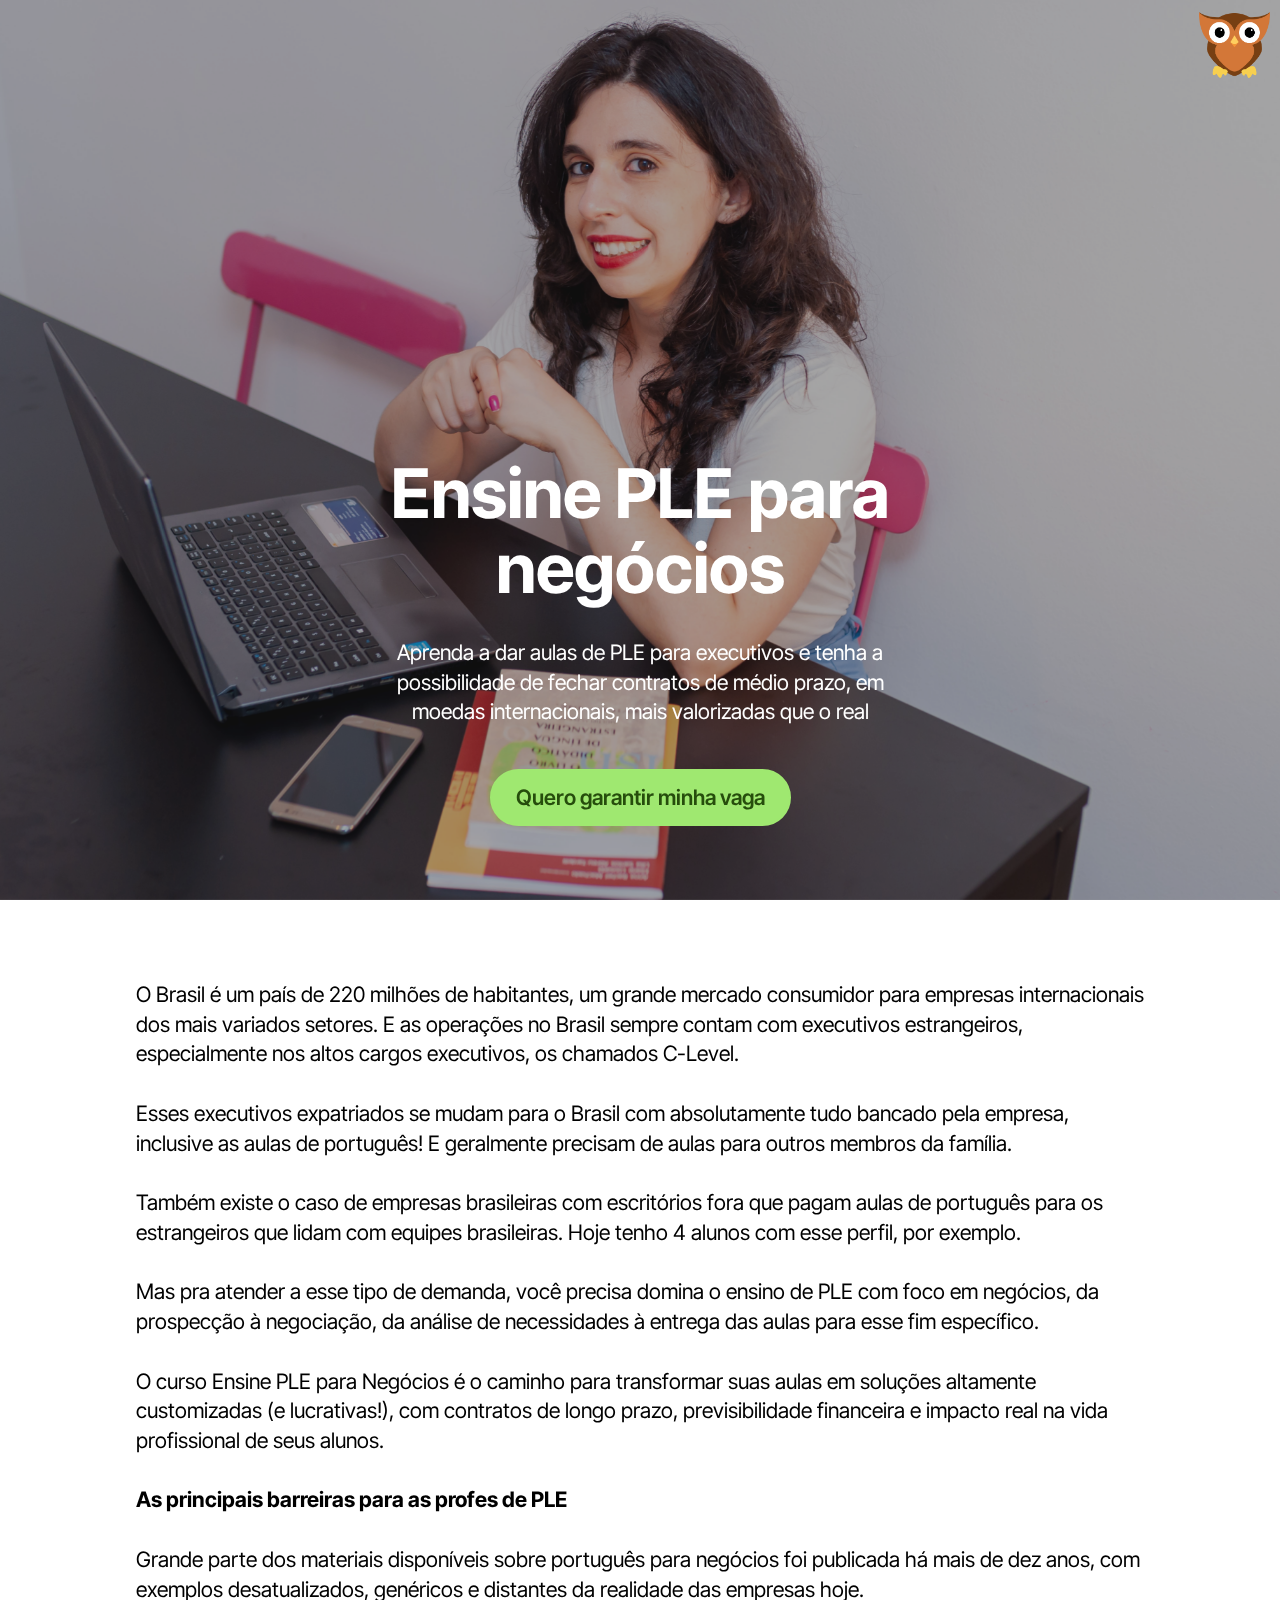
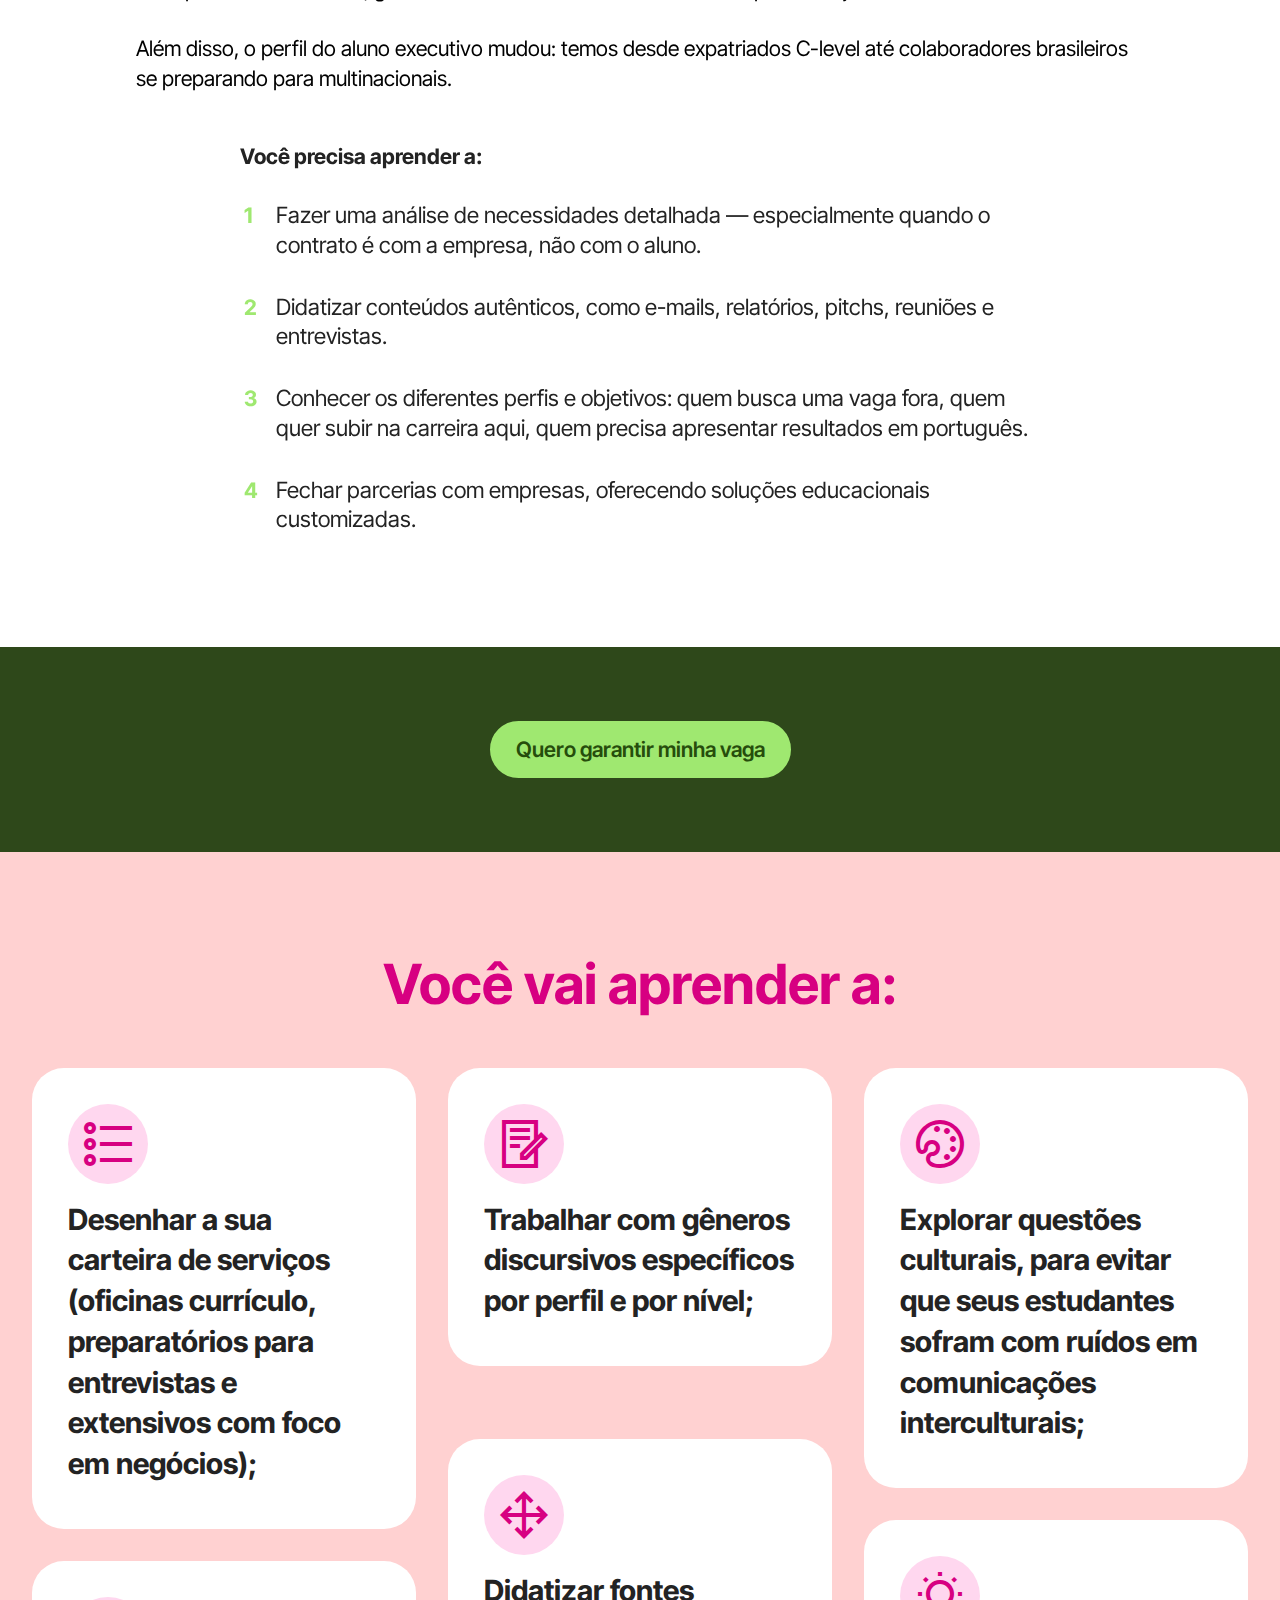
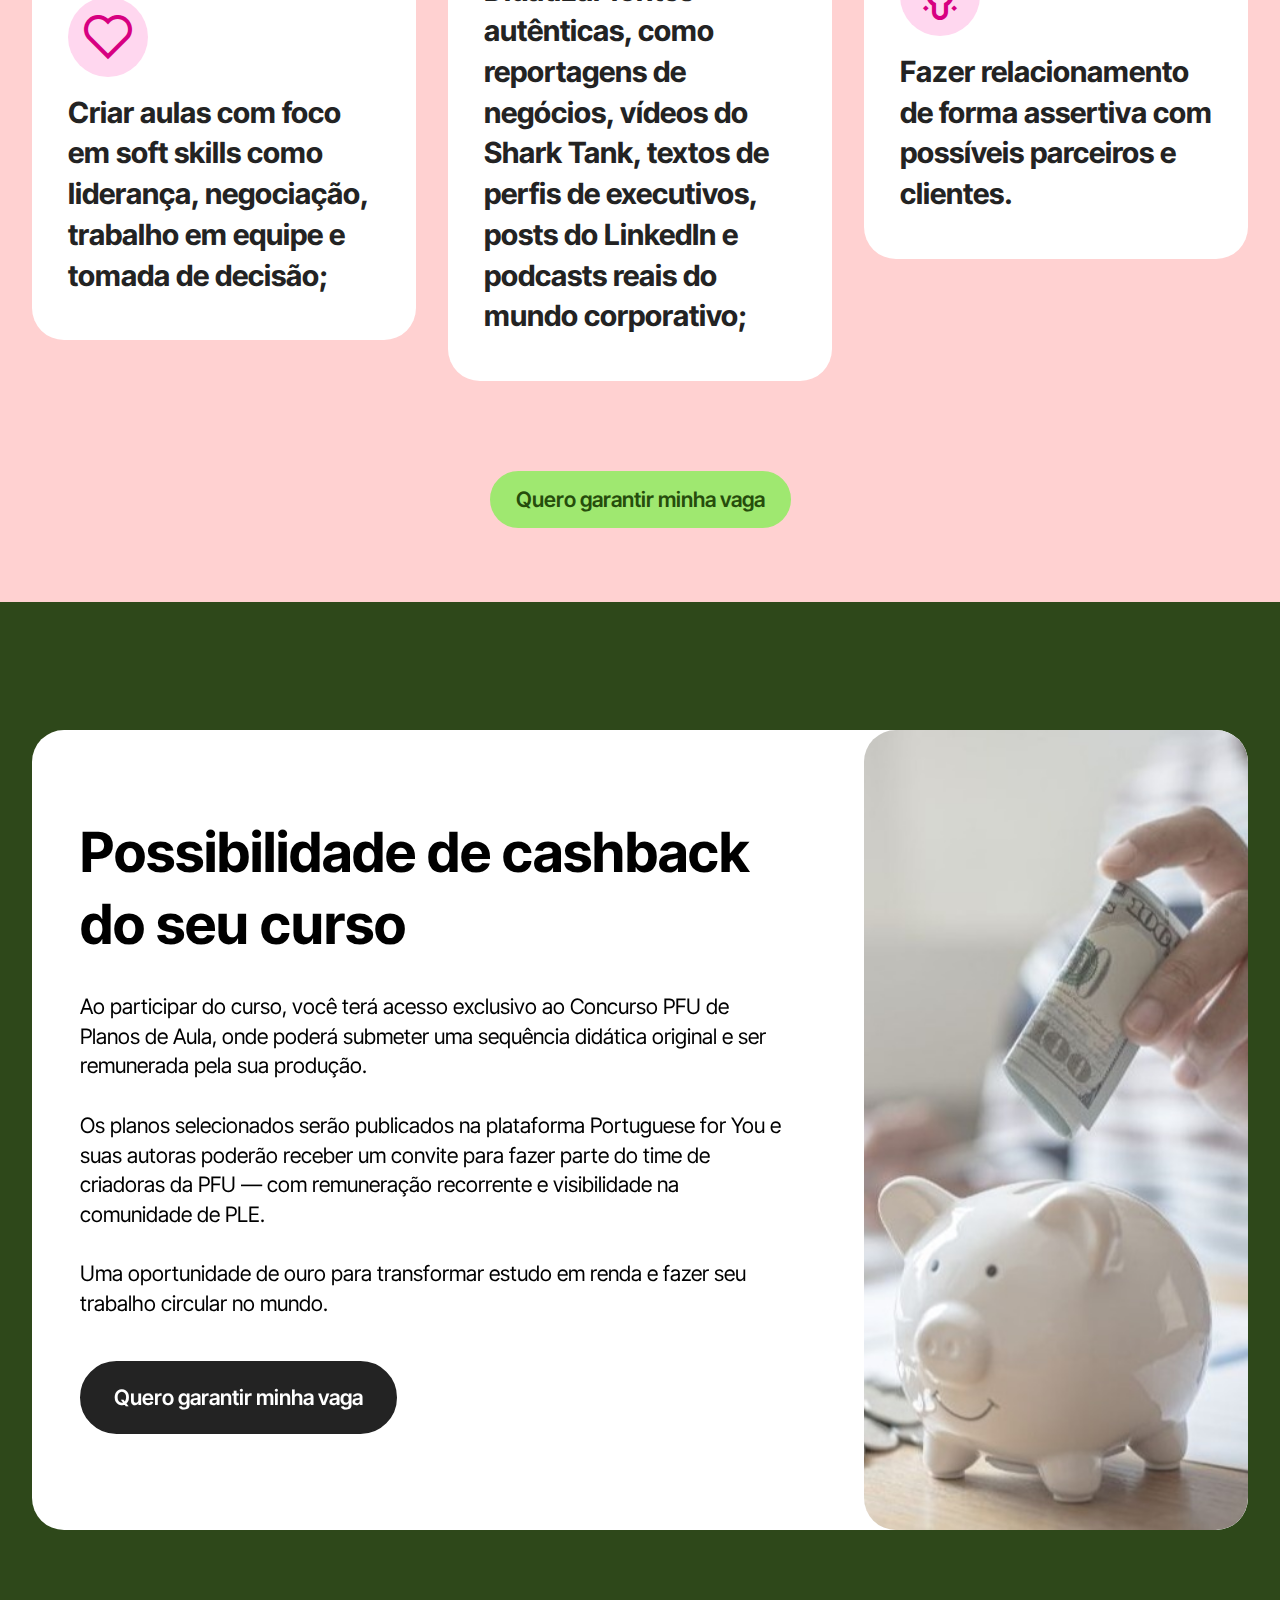
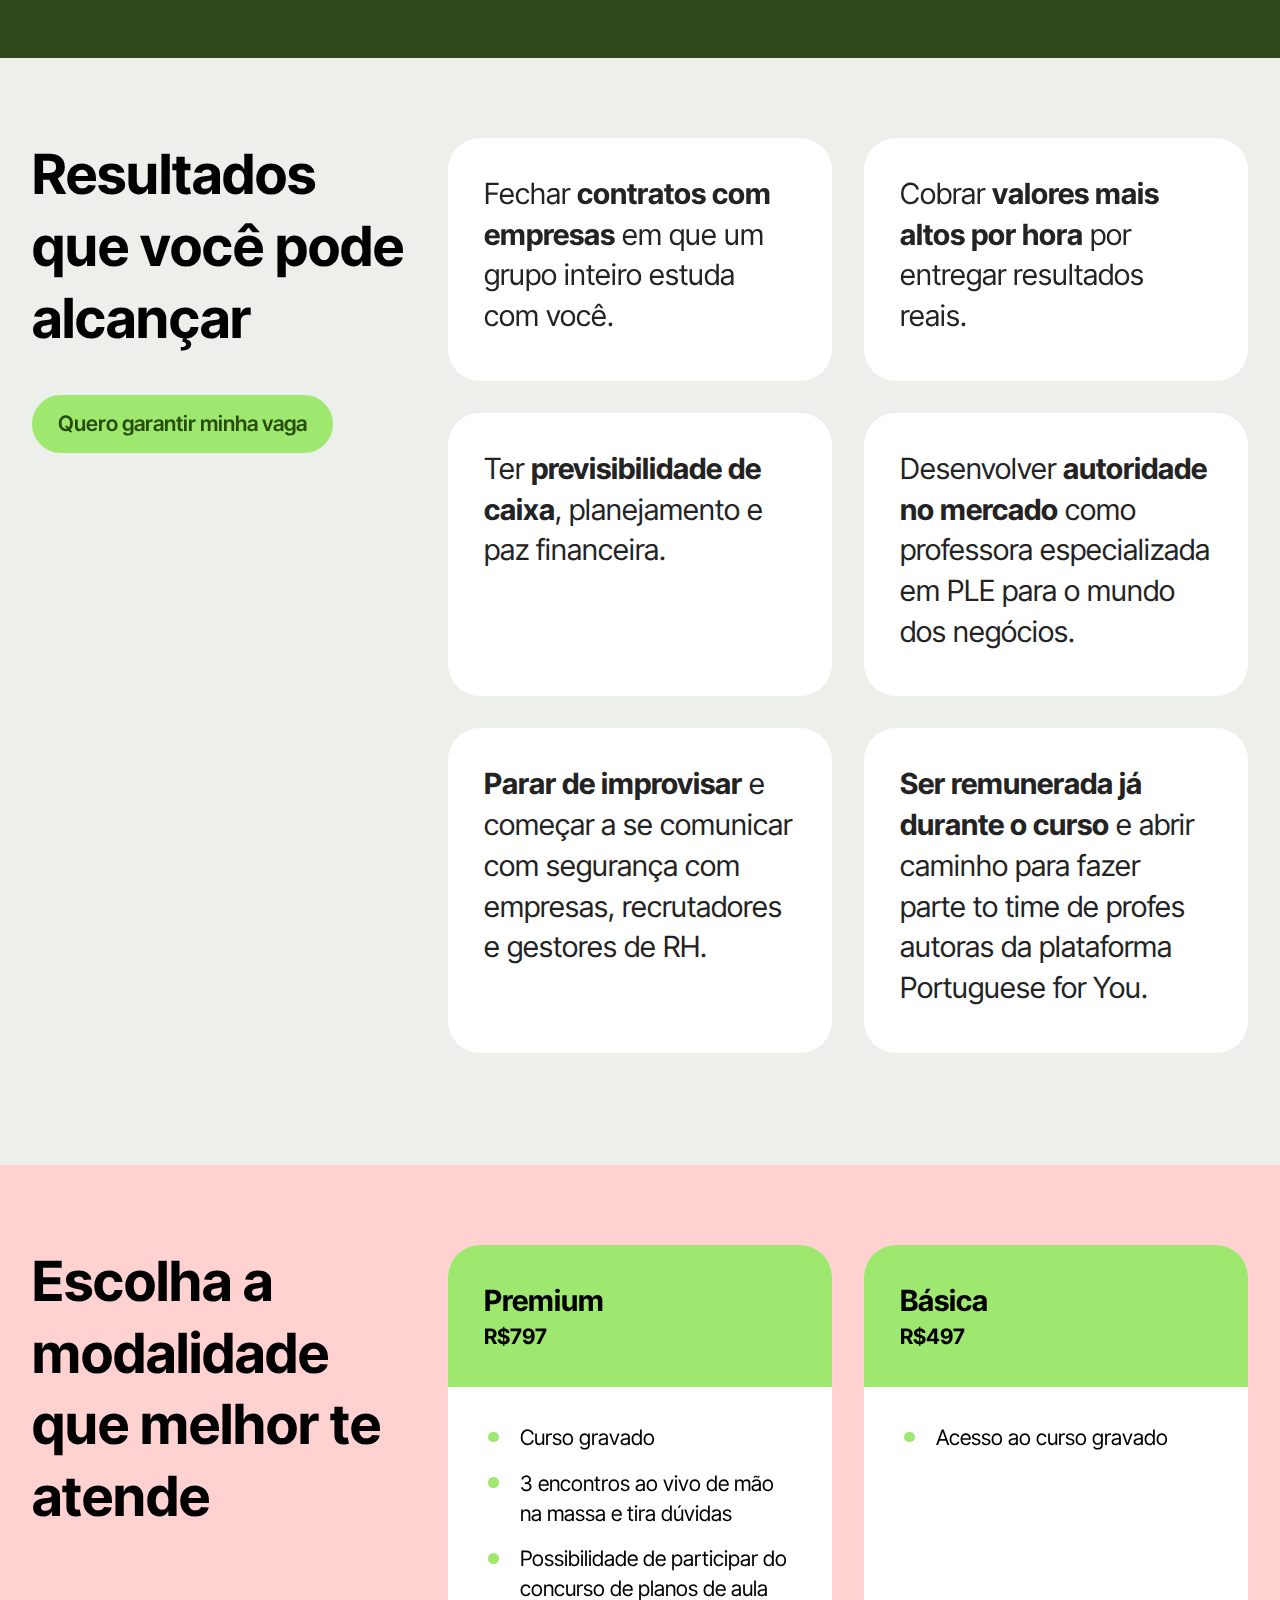
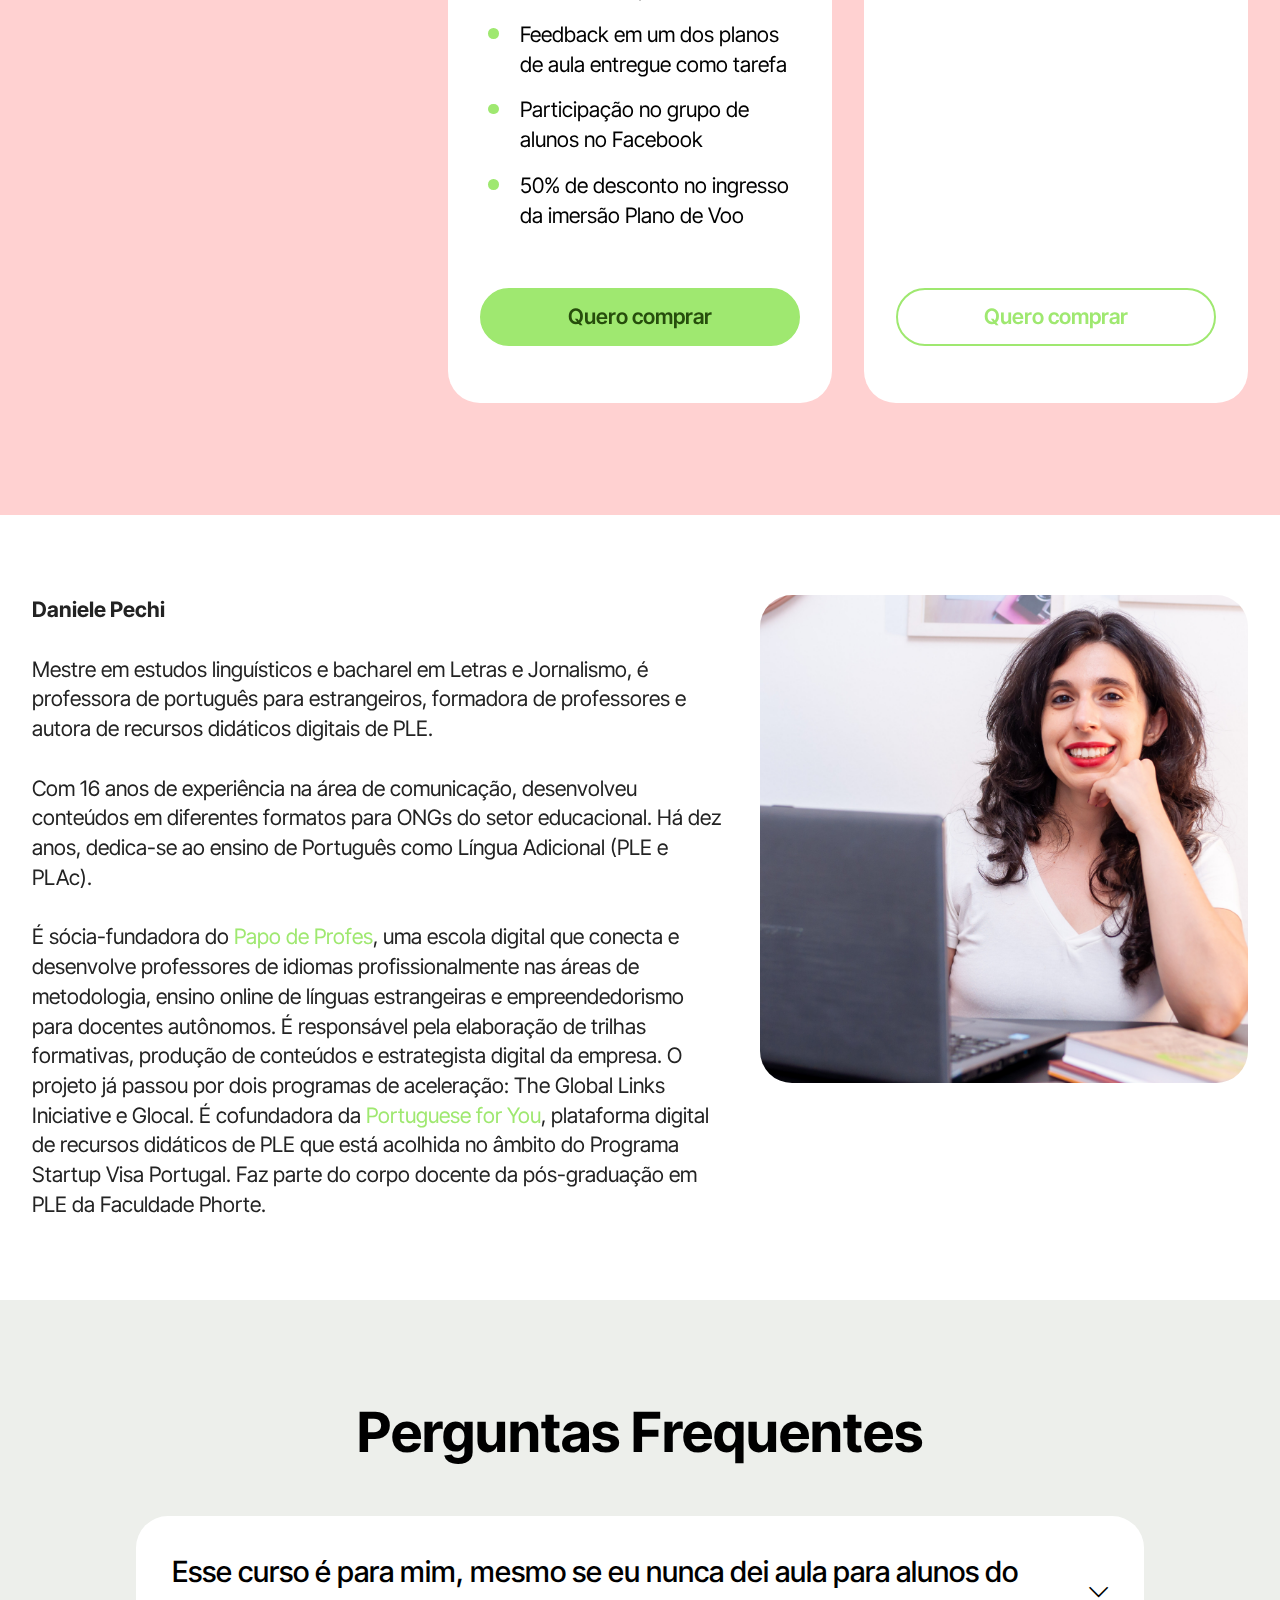
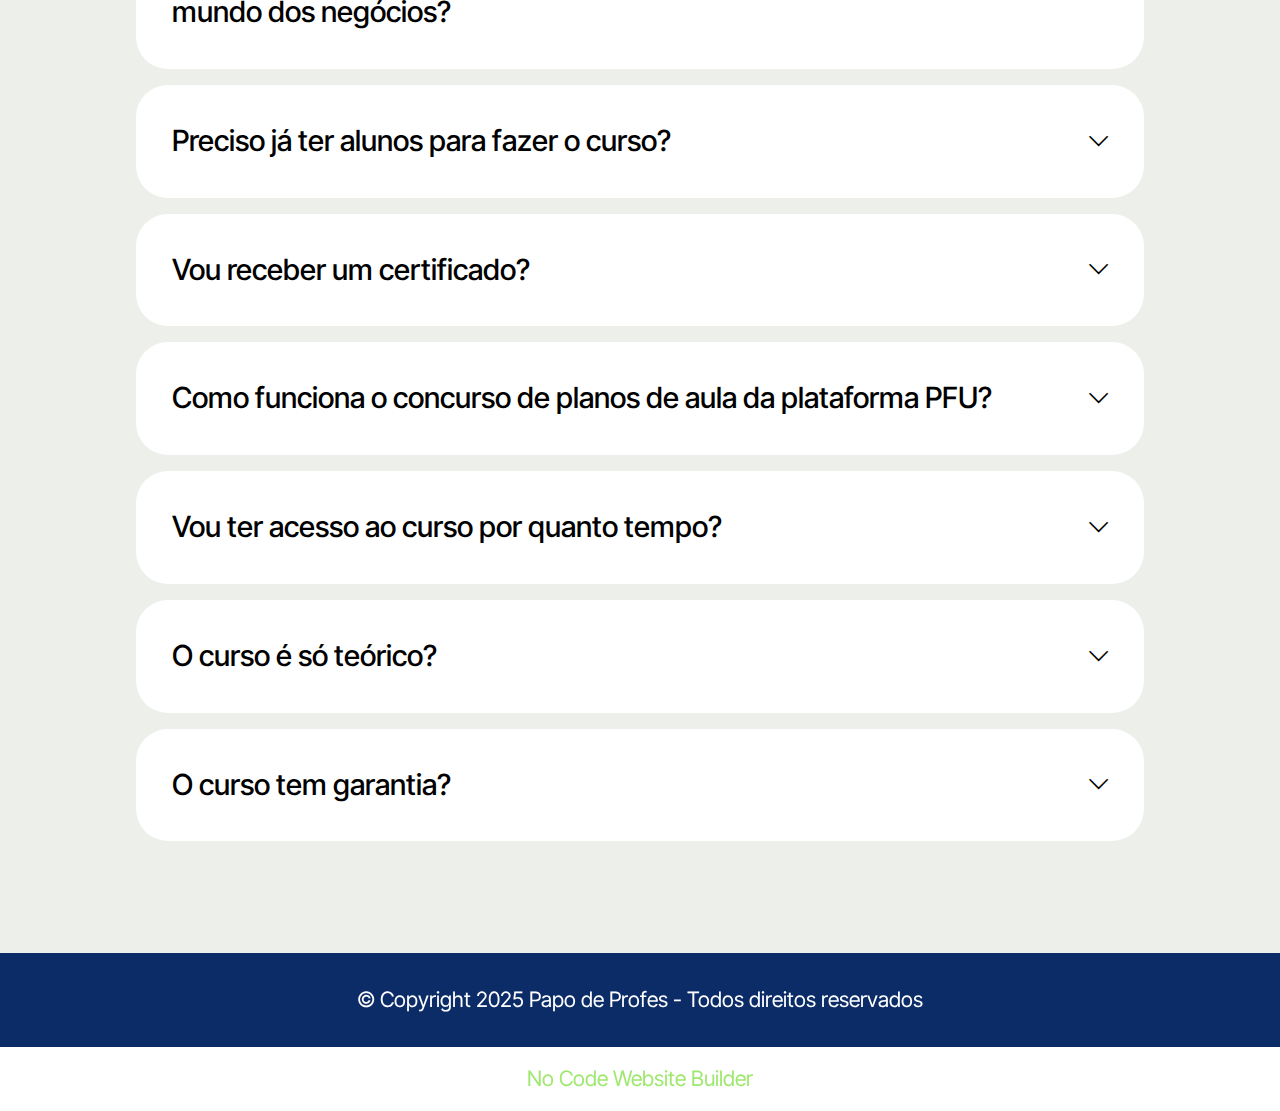
<file: index.html>
<!DOCTYPE html>
<html  >
<head>
  <!-- Site made with Mobirise Website Builder v6.0.1, https://mobirise.com -->
  <meta charset="UTF-8">
  <meta http-equiv="X-UA-Compatible" content="IE=edge">
  <meta name="generator" content="Mobirise v6.0.1, mobirise.com">
  <meta name="twitter:card" content="summary_large_image"/>
  <meta name="twitter:image:src" content="assets/images/index-meta.jpg">
  <meta property="og:image" content="assets/images/index-meta.jpg">
  <meta name="twitter:title" content="Ensine PLE para negócios">
  <meta name="viewport" content="width=device-width, initial-scale=1, minimum-scale=1">
  <link rel="shortcut icon" href="assets/images/coruja-novafundo-transparente.png" type="image/x-icon">
  <meta name="description" content="Aprenda a dar aulas de PLE para executivos e tenha a possibilidade de fechar contratos de médio prazo, em moedas internacionais, mais valorizadas que o real">
  
  
  <title>Ensine PLE para negócios</title>
  <link rel="stylesheet" href="assets/web/assets/mobirise-icons2/mobirise2.css">
  <link rel="stylesheet" href="assets/bootstrap/css/bootstrap.min.css">
  <link rel="stylesheet" href="assets/bootstrap/css/bootstrap-grid.min.css">
  <link rel="stylesheet" href="assets/bootstrap/css/bootstrap-reboot.min.css">
  <link rel="stylesheet" href="assets/parallax/jarallax.css">
  <link rel="stylesheet" href="assets/dropdown/css/style.css">
  <link rel="stylesheet" href="assets/theme/css/style.css">
  <link rel="preload" href="https://fonts.googleapis.com/css?family=Inter+Tight:100,200,300,400,500,600,700,800,900,100i,200i,300i,400i,500i,600i,700i,800i,900i&display=swap" as="style" onload="this.onload=null;this.rel='stylesheet'">
  <noscript><link rel="stylesheet" href="https://fonts.googleapis.com/css?family=Inter+Tight:100,200,300,400,500,600,700,800,900,100i,200i,300i,400i,500i,600i,700i,800i,900i&display=swap"></noscript>
  <link rel="preload" as="style" href="assets/mobirise/css/mbr-additional.css?v=mGBviN"><link rel="stylesheet" href="assets/mobirise/css/mbr-additional.css?v=mGBviN" type="text/css">

  
  
  
</head>
<body>
  
  <section data-bs-version="5.1" class="menu menu6 cid-uO0YJe6aJ6" once="menu" id="menu06-s">
	

	<nav class="navbar navbar-dropdown opacityScroll navbar-expand-lg">
		<div class="container">
			<div class="navbar-brand">
				<span class="navbar-logo">
					<a href="https://mobiri.se">
						<img src="assets/images/coruja-novafundo-transparente.png" alt="Mobirise Website Builder" style="height: 4.1rem;">
					</a>
				</span>
				
			</div>
			
			
		</div>
	</nav>
</section>

<section data-bs-version="5.1" class="header16 cid-uO0UZTEjig mbr-fullscreen mbr-parallax-background" id="header17-q">
  
  <div class="mbr-overlay" style="opacity: 0.4; background-color: rgb(35, 35, 35);"></div>
  <div class="container-fluid">
    <div class="row">
      <div class="content-wrap col-12 col-md-6">
        <h1 class="mbr-section-title mbr-fonts-style mbr-white mb-4 display-1"><strong>Ensine PLE para negócios</strong></h1>
        
        <p class="mbr-fonts-style mbr-text mbr-white mb-4 display-7">Aprenda a dar aulas de PLE para executivos e tenha a possibilidade de fechar contratos de médio prazo, em moedas internacionais, mais valorizadas que o real</p>
        <div class="mbr-section-btn"><a class="btn btn-primary display-7" href="index.html#pricing04-i">Quero garantir minha vaga</a></div>
      </div>
    </div>
  </div>
</section>

<section data-bs-version="5.1" class="article12 cid-uO0TSxfCqz" id="article12-n">    
    
    <div class="container">
        <div class="row justify-content-center">
            <div class="col-md-12 col-lg-10">
                
                
                <p class="mbr-text mbr-fonts-style display-7">O Brasil é um país de 220 milhões de habitantes, um grande mercado consumidor para empresas internacionais dos mais variados setores. E as operações no Brasil sempre contam com executivos estrangeiros, especialmente nos altos cargos executivos, os chamados C-Level.<br><br>Esses executivos expatriados se mudam para o Brasil com absolutamente tudo bancado pela empresa, inclusive as aulas de português! E geralmente precisam de aulas para outros membros da família.<br><br>Também existe o caso de empresas brasileiras com escritórios fora que pagam aulas de português para os estrangeiros que lidam com equipes brasileiras. Hoje tenho 4 alunos com esse perfil, por exemplo.<br><br>Mas pra atender a esse tipo de demanda, você precisa domina o ensino de PLE com foco em negócios, da prospecção à negociação, da análise de necessidades à entrega das aulas para esse fim específico.<br><br>O curso Ensine PLE para Negócios é o caminho para transformar suas aulas em soluções altamente customizadas (e lucrativas!), com contratos de longo prazo, previsibilidade financeira e impacto real na vida profissional de seus alunos.<br><br><strong>As principais barreiras para as profes de PLE</strong><br><br>Grande parte dos materiais disponíveis sobre português para negócios foi publicada há mais de dez anos, com exemplos desatualizados, genéricos e distantes da realidade das empresas hoje.<br><br>Além disso, o perfil do aluno executivo mudou: temos desde expatriados C-level até colaboradores brasileiros se preparando para multinacionais.<br></p>
            </div>
        </div>
    </div>
</section>

<section data-bs-version="5.1" class="article17 cid-uO0TzCT2Tj" id="article17-m">
  

  <div class="container">
    <div class="row justify-content-center">
      <div class="counter-container col-md-12 col-lg-8">
        
        <div class="mbr-text mbr-fonts-style display-7">
          <div><strong>Você precisa aprender a:</strong></div><div><strong><br></strong></div><ol>
            <li><span style="font-size: 1.4rem;">Fazer uma análise de necessidades detalhada — especialmente quando o contrato é com a empresa, não com o aluno.</span></li><li><span style="font-size: 1.4rem;">Didatizar conteúdos autênticos, como e-mails, relatórios, pitchs, reuniões e entrevistas.</span></li><li><span style="font-size: 1.4rem;">Conhecer os diferentes perfis e objetivos: quem busca uma vaga fora, quem quer subir na carreira aqui, quem precisa apresentar resultados em português.</span></li><li><span style="font-size: 1.4rem;">Fechar parcerias com empresas, oferecendo soluções educacionais customizadas.</span></li></ol>
          <ol>
          </ol>
        </div>
      </div>
    </div>
  </div>
</section>

<section data-bs-version="5.1" class="article16 cid-uO0UesXH3C" id="article16-o">
    
    <div class="container">
        <div class="row justify-content-center">
            <div class="col-md-12 col-lg-4">
                <div class="mbr-section-btn align-center"><a class="btn btn-primary display-4" href="index.html#pricing04-i">Quero garantir minha vaga</a></div>
            </div>
        </div>
    </div>
</section>

<section data-bs-version="5.1" class="features22 cid-uO0qgIVBsd" id="features022-b">
  

  
  
  <div class="container">
    <div class="row mb-5 justify-content-center">
      <div class="col-12 content-head">
        <h3 class="mbr-section-title mbr-fonts-style align-center mb-0 display-2"><strong>Você vai aprender a:</strong></h3>
        
      </div>
    </div>
    <div class="row mbr-masonry" data-masonry="{&quot;percentPosition&quot;: true }">
      <div class="item features-without-image col-12 col-md-6 col-lg-4 item-mb">
        <div class="item-wrapper">
          <div class="card-box align-left">
            <div class="iconfont-wrapper">
              <span class="mbr-iconfont mobi-mbri-bulleted-list mobi-mbri"></span>
            </div>
            <h5 class="card-title mbr-fonts-style display-5"><strong>Desenhar a sua carteira de serviços (oficinas currículo, preparatórios para entrevistas e extensivos com foco em negócios);</strong></h5>
            

            
          </div>
        </div>
      </div>
      <div class="item features-without-image col-12 col-md-6 col-lg-4 item-mb">
        <div class="item-wrapper">
          <div class="card-box align-left">
            <div class="iconfont-wrapper">
              <span class="mbr-iconfont mobi-mbri-contact-form mobi-mbri"></span>
            </div>
            <h5 class="card-title mbr-fonts-style display-5"><strong>Trabalhar com gêneros discursivos específicos por perfil e por nível;</strong></h5>
            

            
          </div>
        </div>
      </div>
      <div class="item features-without-image col-12 col-md-6 col-lg-4 item-mb">
        <div class="item-wrapper">
          <div class="card-box align-left">
            <div class="iconfont-wrapper">
              <span class="mbr-iconfont mobi-mbri-change-style mobi-mbri"></span>
            </div>
            <h5 class="card-title mbr-fonts-style display-5"><strong>Explorar questões culturais, para evitar que seus estudantes sofram com ruídos em comunicações interculturais;</strong></h5>
            

            
          </div>
        </div>
      </div>
      <div class="item features-without-image col-12 col-md-6 col-lg-4 item-mb">
        <div class="item-wrapper">
          <div class="card-box align-left">
            <div class="iconfont-wrapper">
              <span class="mbr-iconfont mobi-mbri-drag-n-drop mobi-mbri"></span>
            </div>
            <h5 class="card-title mbr-fonts-style display-5"><strong>Didatizar fontes autênticas, como reportagens de negócios, vídeos do Shark Tank, textos de perfis de executivos, posts do LinkedIn e podcasts reais do mundo corporativo;</strong></h5>
            

            
          </div>
        </div>
      </div>
      <div class="item features-without-image col-12 col-md-6 col-lg-4 item-mb">
        <div class="item-wrapper">
          <div class="card-box align-left">
            <div class="iconfont-wrapper">
              <span class="mbr-iconfont mobi-mbri-idea mobi-mbri"></span>
            </div>
            <h5 class="card-title mbr-fonts-style display-5"><strong>Fazer relacionamento de forma assertiva com possíveis parceiros e clientes.</strong></h5>
            

            
          </div>
        </div>
      </div>
      <div class="item features-without-image col-12 col-md-6 col-lg-4 item-mb">
        <div class="item-wrapper">
          <div class="card-box align-left">
            <div class="iconfont-wrapper">
              <span class="mbr-iconfont mobi-mbri-hearth mobi-mbri"></span>
            </div>
            <h5 class="card-title mbr-fonts-style display-5"><strong>Criar aulas com foco em soft skills como liderança, negociação, trabalho em equipe e tomada de decisão;</strong></h5>
            

            
          </div>
        </div>
      </div>
    </div>
  </div>
</section>

<section data-bs-version="5.1" class="article16 cid-uO0VpHY0Sc" id="article16-r">
    
    <div class="container">
        <div class="row justify-content-center">
            <div class="col-md-12 col-lg-4">
                <div class="mbr-section-btn align-center"><a class="btn btn-primary display-4" href="index.html#pricing04-i">Quero garantir minha vaga</a></div>
            </div>
        </div>
    </div>
</section>

<section data-bs-version="5.1" class="start article05 cid-uO0JqRzUpg" id="article05-e">
  

  
  

  <div class="container">
    <div class="row justify-content-center align-items-center">
      <div class="col-12">
        <div class="card-wrapper">
          <div class="row">
            <div class="col-12 col-md-12 col-lg-4 image-wrapper">
              <img class="w-100" src="assets/images/piggybank.webp" alt="Mobirise Website Builder">
            </div>
            <div class="col-12 col-lg col-md-12">
              <div class="text-wrapper align-left">
                <h1 class="mbr-section-title mbr-fonts-style mb-4 display-2"><strong>Possibilidade de cashback do seu curso</strong></h1>
                <p class="mbr-text mbr-fonts-style mb-4 display-7">Ao participar do curso, você terá acesso exclusivo ao Concurso PFU de Planos de Aula, onde poderá submeter uma sequência didática original e ser remunerada pela sua produção.<br><br>Os planos selecionados serão publicados na plataforma Portuguese for You e suas autoras poderão receber um convite para fazer parte do time de criadoras da PFU — com remuneração recorrente e visibilidade na comunidade de PLE.<br><br>Uma oportunidade de ouro para transformar estudo em renda e fazer seu trabalho circular no mundo.<br>
                </p>
                <div class="mbr-section-btn mt-3"><a class="btn btn-lg btn-black display-7" href="https://mobiri.se">Quero garantir minha vaga</a></div>
              </div>
            </div>
          </div>
        </div>
      </div>
    </div>
  </div>
</section>

<section data-bs-version="5.1" class="features037 cid-uO0KrxIMC4" id="features037-h">
	
	
	
	<div class="container">
		<div class="row justify-content-center">
			<div class="col-lg-4">
				<div class="col-12 col-md-12">
					<h5 class="mbr-section-title mbr-fonts-style mt-0 mb-4 display-2"><strong>Resultados que você pode alcançar</strong></h5>
					
					<div class="mbr-section-btn item-footer mt-3 main-button"><a href="" class="btn item-btn btn-primary display-7">Quero garantir minha vaga</a></div>
				</div>
			</div>

			<div class="col-lg-8 side-features">
				<div class="item features-without-image col-12 col-md-12 col-lg-6 item-mb active">
					<div class="item-wrapper">
						<div class="item-content align-left">
							
							<h5 class="card-title mbr-fonts-style display-5">Fechar <strong>contratos com empresas</strong> em que um grupo inteiro estuda com você.</h5>
							<p class="card-text mbr-fonts-style display-7"></p>
							
						</div>

					</div>
				</div>
				<div class="item features-without-image col-12 col-md-12 col-lg-6 item-mb">
					<div class="item-wrapper">
						<div class="item-content align-left">
							
							<h5 class="card-title mbr-fonts-style display-5">Cobrar <strong>valores mais altos por hora</strong> por entregar resultados reais.</h5>
							<p class="card-text mbr-fonts-style display-7"></p>
							
						</div>

					</div>
				</div>
				
				<div class="item features-without-image col-12 col-md-12 col-lg-6 item-mb">
					<div class="item-wrapper">
						<div class="item-content align-left">
							
							<h5 class="card-title mbr-fonts-style display-5">Ter <strong>previsibilidade de caixa</strong>, planejamento e paz financeira.</h5>
							<p class="card-text mbr-fonts-style display-7"></p>

							
						</div>

					</div>
				</div><div class="item features-without-image col-12 col-md-12 col-lg-6 item-mb">
					<div class="item-wrapper">
						<div class="item-content align-left">
							
							<h5 class="card-title mbr-fonts-style display-5">Desenvolver <strong>autoridade no mercado</strong> como professora especializada em PLE para o mundo dos negócios.</h5>
							<p class="card-text mbr-fonts-style display-7"></p>

							
						</div>

					</div>
				</div><div class="item features-without-image col-12 col-md-12 col-lg-6 item-mb">
					<div class="item-wrapper">
						<div class="item-content align-left">
							
							<h5 class="card-title mbr-fonts-style display-5"><strong>Parar de improvisar</strong> e começar a se comunicar com segurança com empresas, recrutadores e gestores de RH.</h5>
							<p class="card-text mbr-fonts-style display-7"></p>

							
						</div>

					</div>
				</div><div class="item features-without-image col-12 col-md-12 col-lg-6 item-mb">
					<div class="item-wrapper">
						<div class="item-content align-left">
							
							<h5 class="card-title mbr-fonts-style display-5"><strong>Ser remunerada já durante o curso</strong> e abrir caminho para fazer parte to time de profes autoras da plataforma Portuguese for You.</h5>
							<p class="card-text mbr-fonts-style display-7"></p>

							
						</div>

					</div>
				</div>

			</div>
		</div>
	</div>
</section>

<section data-bs-version="5.1" class="pricing04 startm5 cid-uO0NLJSfRF" id="pricing04-i">
  
  
  
  <div class="container">
    <div class="row justify-content-center">
      <div class="col-lg-4">
        <div class="col-12 col-md-12">
          <h5 class="mbr-section-title mbr-fonts-style mt-0 mb-4 display-2"><strong>Escolha a modalidade que melhor te atende</strong></h5>
          
         
        </div>
      </div>

      <div class="col-lg-8 side-features">
        <div class="item features-without-image col-12 col-md-6 col-lg-6 item-mb active">
          <div class="item-wrapper">
            <div class="item-head">
              <h5 class="item-title mbr-fonts-style mb-0 display-5">
                <strong>Premium</strong>
              </h5>
              <h6 class="item-subtitle mbr-fonts-style mb-0 display-7"><strong>R$797</strong></h6>
            </div>
            <div class="item-content">
              
              
              <div class="counter-container mbr-text mbr-fonts-style display-7">
                <ul>
                  <li>Curso gravado</li><li>3 encontros ao vivo de mão na massa e tira dúvidas</li><li>Possibilidade de participar do concurso de planos de aula</li><li>Feedback em um dos planos de aula entregue como tarefa</li><li>Participação no grupo de alunos no Facebook</li><li>50% de desconto no ingresso da imersão Plano de Voo</li>
                </ul>
              </div>
            </div>
            <div class="mbr-section-btn item-footer"><a href="https://chk.eduzz.com/bqiofmku" class="btn item-btn btn-primary display-7" target="_blank">Quero comprar</a></div>
          </div>
        </div><div class="item features-without-image col-12 col-md-6 col-lg-6 item-mb">
          <div class="item-wrapper">
            <div class="item-head">
              <h5 class="item-title mbr-fonts-style mb-0 display-5">
                <strong>Básica</strong>
              </h5>
              <h6 class="item-subtitle mbr-fonts-style mb-0 display-7"><strong>R$497</strong></h6>
            </div>
            <div class="item-content">
              
              
              <div class="counter-container mbr-text mbr-fonts-style display-7">
                <ul>
                  <li>Acesso ao curso gravado</li>
                </ul>
              </div>
            </div>
            <div class="mbr-section-btn item-footer"><a href="https://chk.eduzz.com/zzxv2yqw" class="btn item-btn btn-primary-outline display-7" target="_blank">Quero comprar</a></div>
          </div>
        </div>
        
      </div>
    </div>
  </div>
</section>

<section data-bs-version="5.1" class="image05 cid-uO1Tii6Qw3" id="image05-u">    
    
    
    
    <div class="container">
        <div class="row ">
            <div class="col-12 col-lg-5">
                <div class="image-wrapper mb-4">
                    <img class="w-100" src="assets/images/danipechi-260223.webp" alt="Mobirise Website Builder">
                </div>
                
            </div>
            <div class="col-12 col-lg">
                <p class="mbr-side-description mbr-fonts-style mb-0 align-center display-7"><strong>Daniele Pechi</strong><br><br>Mestre em estudos linguísticos e bacharel em Letras e Jornalismo, é professora de português para estrangeiros, formadora de professores e autora de recursos didáticos digitais de PLE.<br><br>Com 16 anos de experiência na área de comunicação, desenvolveu conteúdos em diferentes formatos para ONGs do setor educacional. Há dez anos, dedica-se ao ensino de Português como Língua Adicional (PLE e PLAc).<br><br>É sócia-fundadora do <a href="https://bit.ly/3RnmOd1" class="text-primary" target="_blank">Papo de Profes</a>, uma escola digital que conecta e desenvolve professores de idiomas profissionalmente nas áreas de metodologia, ensino online de línguas estrangeiras e empreendedorismo para docentes autônomos. É responsável pela elaboração de trilhas formativas, produção de conteúdos e estrategista digital da empresa. O projeto já passou por dois programas de aceleração: The Global Links Iniciative e Glocal. É cofundadora da <a href="https://bit.ly/3Y5Qq2q" class="text-primary" target="_blank">Portuguese for You</a>, plataforma digital de recursos didáticos de PLE que está acolhida no âmbito do Programa Startup Visa Portugal. Faz parte do corpo docente da pós-graduação em PLE da Faculdade Phorte.</p>
            </div>
        </div>
    </div>
</section>

<section data-bs-version="5.1" class="list1 cid-uO0Se9qbBQ" id="list01-j">	
    
	
	<div class="container">
		<div class="row justify-content-center">
			<div class="col-12 col-md-12 col-lg-10 m-auto">
				<div class="content">
					<div class="row justify-content-center mb-5">
						<div class="col-12 content-head">
							<div class="mbr-section-head">
								<h4 class="mbr-section-title mbr-fonts-style align-center mb-0 display-2"><strong>Perguntas Frequentes</strong></h4>
								
							</div>
						</div>
					</div>
					<div id="bootstrap-accordion_11" class="panel-group accordionStyles accordion" role="tablist" aria-multiselectable="true">
						<div class="card">
							<div class="card-header" role="tab" id="headingOne">
								<a role="button" class="panel-title collapsed" data-toggle="collapse" data-bs-toggle="collapse" data-core="" href="#collapse1_11" aria-expanded="false" aria-controls="collapse1">
									<h6 class="panel-title-edit mbr-semibold mbr-fonts-style mb-0 display-5">Esse curso é para mim, mesmo se eu nunca dei aula para alunos do mundo dos negócios?</h6>
									<span class="sign mbr-iconfont mobi-mbri-arrow-down"></span>
								</a>
							</div>
							<div id="collapse1_11" class="panel-collapse noScroll collapse" role="tabpanel" aria-labelledby="headingOne" data-parent="#accordion" data-bs-parent="#bootstrap-accordion_11">
								<div class="panel-body">
									<p class="mbr-fonts-style panel-text display-7">
										Sim! O curso foi pensado tanto para quem está começando quanto para quem já tem alguma experiência, mas quer se especializar. Vamos te ensinar desde a análise de necessidades até a didatização dos materiais e construção de propostas para empresas. Você vai sair pronta para atuar nesse nicho.
									</p>
								</div>
							</div>
						</div>
						<div class="card">
							<div class="card-header" role="tab" id="headingOne">
								<a role="button" class="panel-title collapsed" data-toggle="collapse" data-bs-toggle="collapse" data-core="" href="#collapse2_11" aria-expanded="false" aria-controls="collapse2">
									<h6 class="panel-title-edit mbr-semibold mbr-fonts-style mb-0 display-5">Preciso já ter alunos para fazer o curso?</h6>
									<span class="sign mbr-iconfont mobi-mbri-arrow-down"></span>
								</a>
							</div>
							<div id="collapse2_11" class="panel-collapse noScroll collapse" role="tabpanel" aria-labelledby="headingOne" data-parent="#accordion" data-bs-parent="#bootstrap-accordion_11">
								<div class="panel-body">
									<p class="mbr-fonts-style panel-text display-7">
										Não! O curso também te ensina como encontrar oportunidades, se divulgar, montar parcerias com empresas e construir propostas comerciais que mostram o valor do seu trabalho.
									</p>
								</div>
							</div>
						</div>
						<div class="card">
							<div class="card-header" role="tab" id="headingOne">
								<a role="button" class="panel-title collapsed" data-toggle="collapse" data-bs-toggle="collapse" data-core="" href="#collapse3_11" aria-expanded="false" aria-controls="collapse3">
									<h6 class="panel-title-edit mbr-semibold mbr-fonts-style mb-0 display-5">Vou receber um certificado?</h6>
									<span class="sign mbr-iconfont mobi-mbri-arrow-down"></span>
								</a>
							</div>
							<div id="collapse3_11" class="panel-collapse noScroll collapse" role="tabpanel" aria-labelledby="headingOne" data-parent="#accordion" data-bs-parent="#bootstrap-accordion_11">
								<div class="panel-body">
									<p class="mbr-fonts-style panel-text display-7">
										Sim, ao concluir o curso você recebe vai baixar no sistema o certificado que comprova sua formação específica em PLE para negócios.
									</p>
								</div>
							</div>
						</div>
						<div class="card">
							<div class="card-header" role="tab" id="headingOne">
								<a role="button" class="panel-title collapsed" data-toggle="collapse" data-bs-toggle="collapse" data-core="" href="#collapse4_11" aria-expanded="false" aria-controls="collapse4">
									<h6 class="panel-title-edit mbr-semibold mbr-fonts-style mb-0 display-5">Como funciona o concurso de planos de aula da plataforma PFU?</h6>
									<span class="sign mbr-iconfont mobi-mbri-arrow-down"></span>
								</a>
							</div>
							<div id="collapse4_11" class="panel-collapse noScroll collapse" role="tabpanel" aria-labelledby="headingOne" data-parent="#accordion" data-bs-parent="#bootstrap-accordion_11">
								<div class="panel-body">
									<p class="mbr-fonts-style panel-text display-7">
										Durante o curso, você poderá submeter um plano de aula criado por você, com base nas metodologias ensinadas. Os melhores planos serão remunerados e publicados na plataforma Portuguese for You, e as autoras podem ser convidadas a integrar o time oficial de criadoras de conteúdo da PFU.
									</p>
								</div>
							</div>
						</div>
						<div class="card">
							<div class="card-header" role="tab" id="headingOne">
								<a role="button" class="panel-title collapsed" data-toggle="collapse" data-bs-toggle="collapse" data-core="" href="#collapse5_11" aria-expanded="false" aria-controls="collapse5">
									<h6 class="panel-title-edit mbr-semibold mbr-fonts-style mb-0 display-5">Vou ter acesso ao curso por quanto tempo?</h6>
									<span class="sign mbr-iconfont mobi-mbri-arrow-down"></span>
								</a>
							</div>
							<div id="collapse5_11" class="panel-collapse noScroll collapse" role="tabpanel" aria-labelledby="headingOne" data-parent="#accordion" data-bs-parent="#bootstrap-accordion_11">
								<div class="panel-body">
									<p class="mbr-fonts-style panel-text display-7">
										Você terá acesso por 12 meses ao conteúdo gravado, materiais extras e comunidade.
									</p>
								</div>
							</div>
						</div>
						<div class="card">
							<div class="card-header" role="tab" id="headingOne">
								<a role="button" class="panel-title collapsed" data-toggle="collapse" data-bs-toggle="collapse" data-core="" href="#collapse6_11" aria-expanded="false" aria-controls="collapse6">
									<h6 class="panel-title-edit mbr-semibold mbr-fonts-style mb-0 display-5">O curso é só teórico?</h6>
									<span class="sign mbr-iconfont mobi-mbri-arrow-down"></span>
								</a>
							</div>
							<div id="collapse6_11" class="panel-collapse noScroll collapse" role="tabpanel" aria-labelledby="headingOne" data-parent="#accordion" data-bs-parent="#bootstrap-accordion_11">
								<div class="panel-body">
									<p class="mbr-fonts-style panel-text display-7">
										De jeito nenhum! Ele é 100% aplicado. A ideia é que você já use o que aprendeu nas suas aulas e, se quiser, concorra no concurso com planos reais que você poderá aplicar com alunos logo em seguida.
									</p>
								</div>
							</div>
						</div>
					</div>
				</div>
			</div>
		</div>
	</div>
</section>

<section data-bs-version="5.1" class="list1 cid-uO0SOMw49X" id="list01-k">	
    
	
	<div class="container">
		<div class="row justify-content-center">
			<div class="col-12 col-md-12 col-lg-10 m-auto">
				<div class="content">
					
					<div id="bootstrap-accordion_12" class="panel-group accordionStyles accordion" role="tablist" aria-multiselectable="true">
						<div class="card">
							<div class="card-header" role="tab" id="headingOne">
								<a role="button" class="panel-title collapsed" data-toggle="collapse" data-bs-toggle="collapse" data-core="" href="#collapse1_12" aria-expanded="false" aria-controls="collapse1">
									<h6 class="panel-title-edit mbr-semibold mbr-fonts-style mb-0 display-5">O curso tem garantia?</h6>
									<span class="sign mbr-iconfont mobi-mbri-arrow-down"></span>
								</a>
							</div>
							<div id="collapse1_12" class="panel-collapse noScroll collapse" role="tabpanel" aria-labelledby="headingOne" data-parent="#accordion" data-bs-parent="#bootstrap-accordion_12">
								<div class="panel-body">
									<p class="mbr-fonts-style panel-text display-7">
										Sim. Se você não ficar satisfeita, tem até 7 dias após a compra para pedir o reembolso. Sem perguntas, sem burocracia.
									</p>
								</div>
							</div>
						</div>
						
						
						
						
						
					</div>
				</div>
			</div>
		</div>
	</div>
</section>

<section data-bs-version="5.1" class="footer4 cid-uOkftgXFNd" once="footers" id="footer04-1c">

    

    

    <div class="container">
        <div class="media-container-row align-center mbr-white">
            <div class="col-12">
                <p class="mbr-text mb-0 mbr-fonts-style display-7">
                    © Copyright 2025 Papo de Profes - Todos direitos reservados</p>
            </div>
        </div>
    </div>
</section><section class="display-7" style="padding: 0;align-items: center;justify-content: center;flex-wrap: wrap;    align-content: center;display: flex;position: relative;height: 4rem;"><a href="https://mobiri.se/2110800" style="flex: 1 1;height: 4rem;position: absolute;width: 100%;z-index: 1;"><img alt="" style="height: 4rem;" src="[data-uri]"></a><p style="margin: 0;text-align: center;" class="display-7">&#8204;</p><a style="z-index:1" href="https://mobirise.com/builder/no-code-website-builder.html">No Code Website Builder</a></section><script src="assets/bootstrap/js/bootstrap.bundle.min.js"></script>  <script src="assets/parallax/jarallax.js"></script>  <script src="assets/smoothscroll/smooth-scroll.js"></script>  <script src="assets/ytplayer/index.js"></script>  <script src="assets/dropdown/js/navbar-dropdown.js"></script>  <script src="assets/masonry/masonry.pkgd.min.js"></script>  <script src="assets/imagesloaded/imagesloaded.pkgd.min.js"></script>  <script src="assets/mbr-switch-arrow/mbr-switch-arrow.js"></script>  <script src="assets/theme/js/script.js"></script>  
  
  
</body>
</html>
</file>
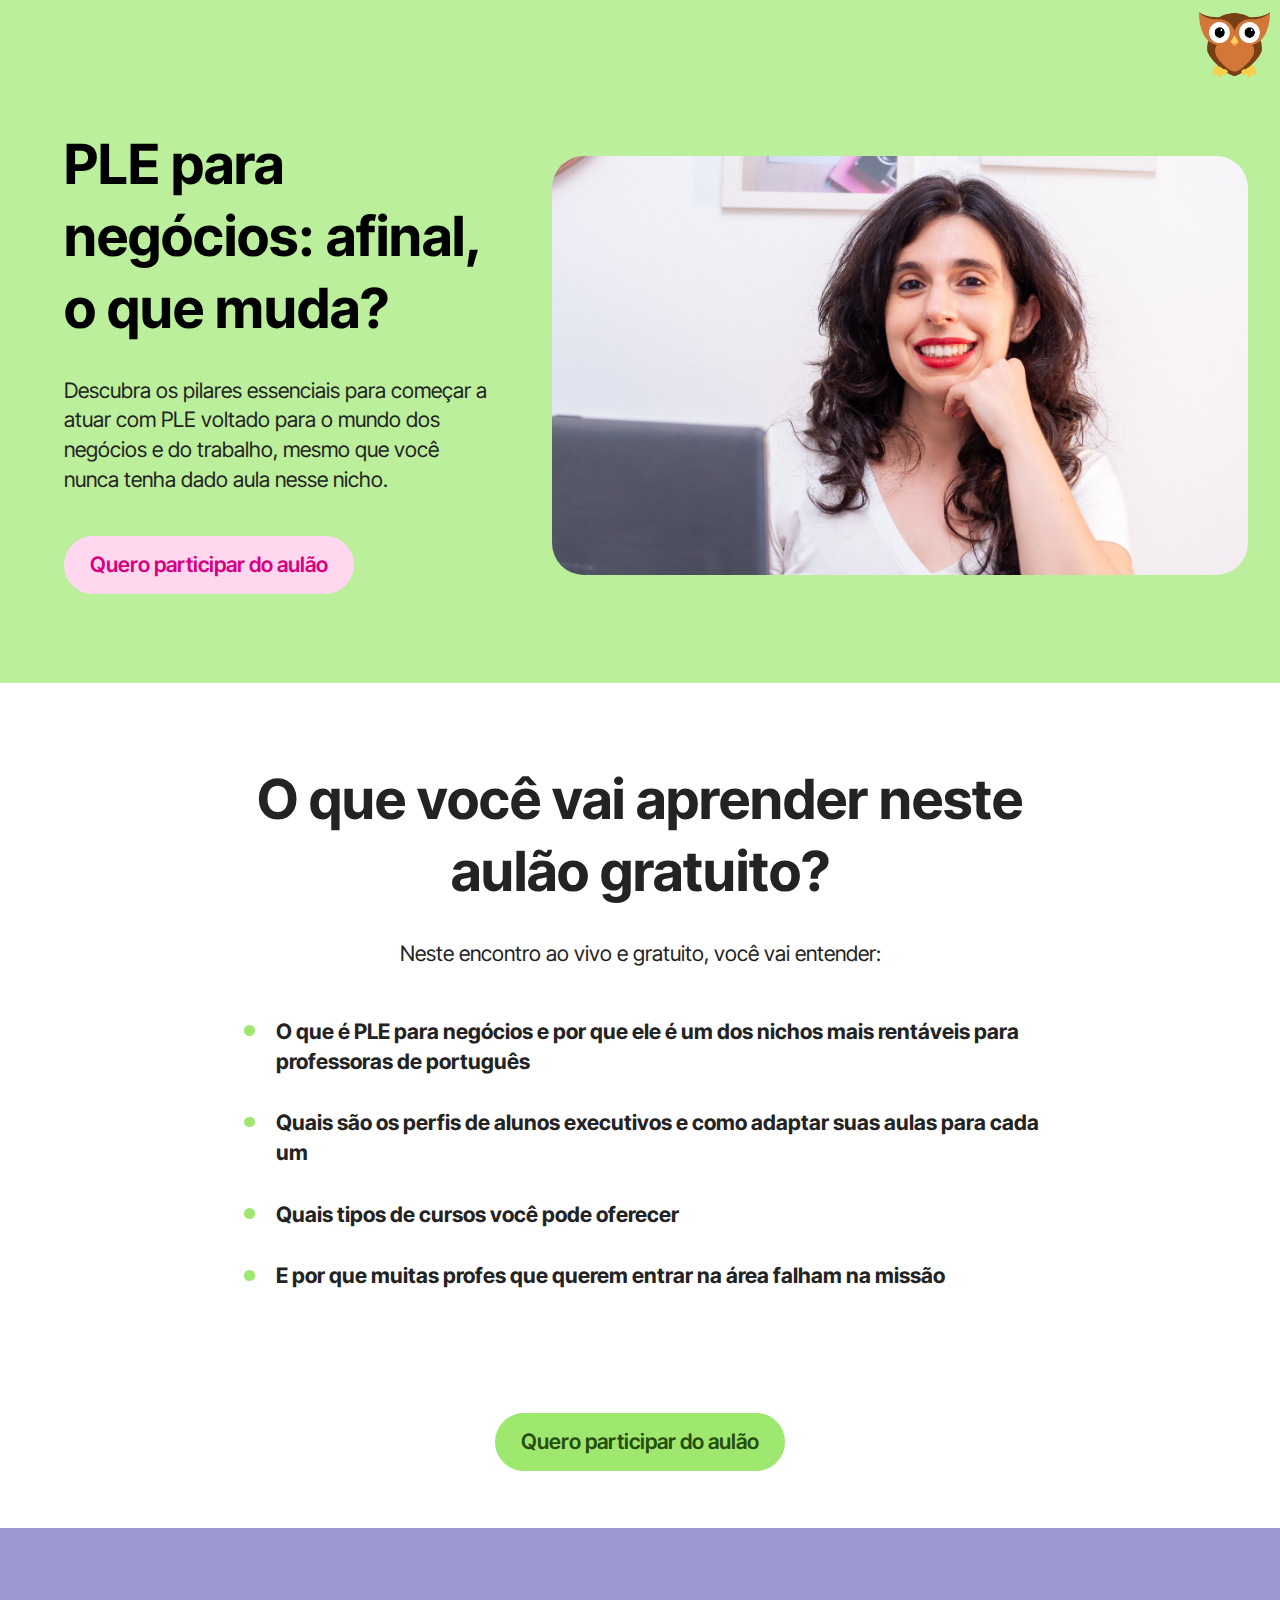
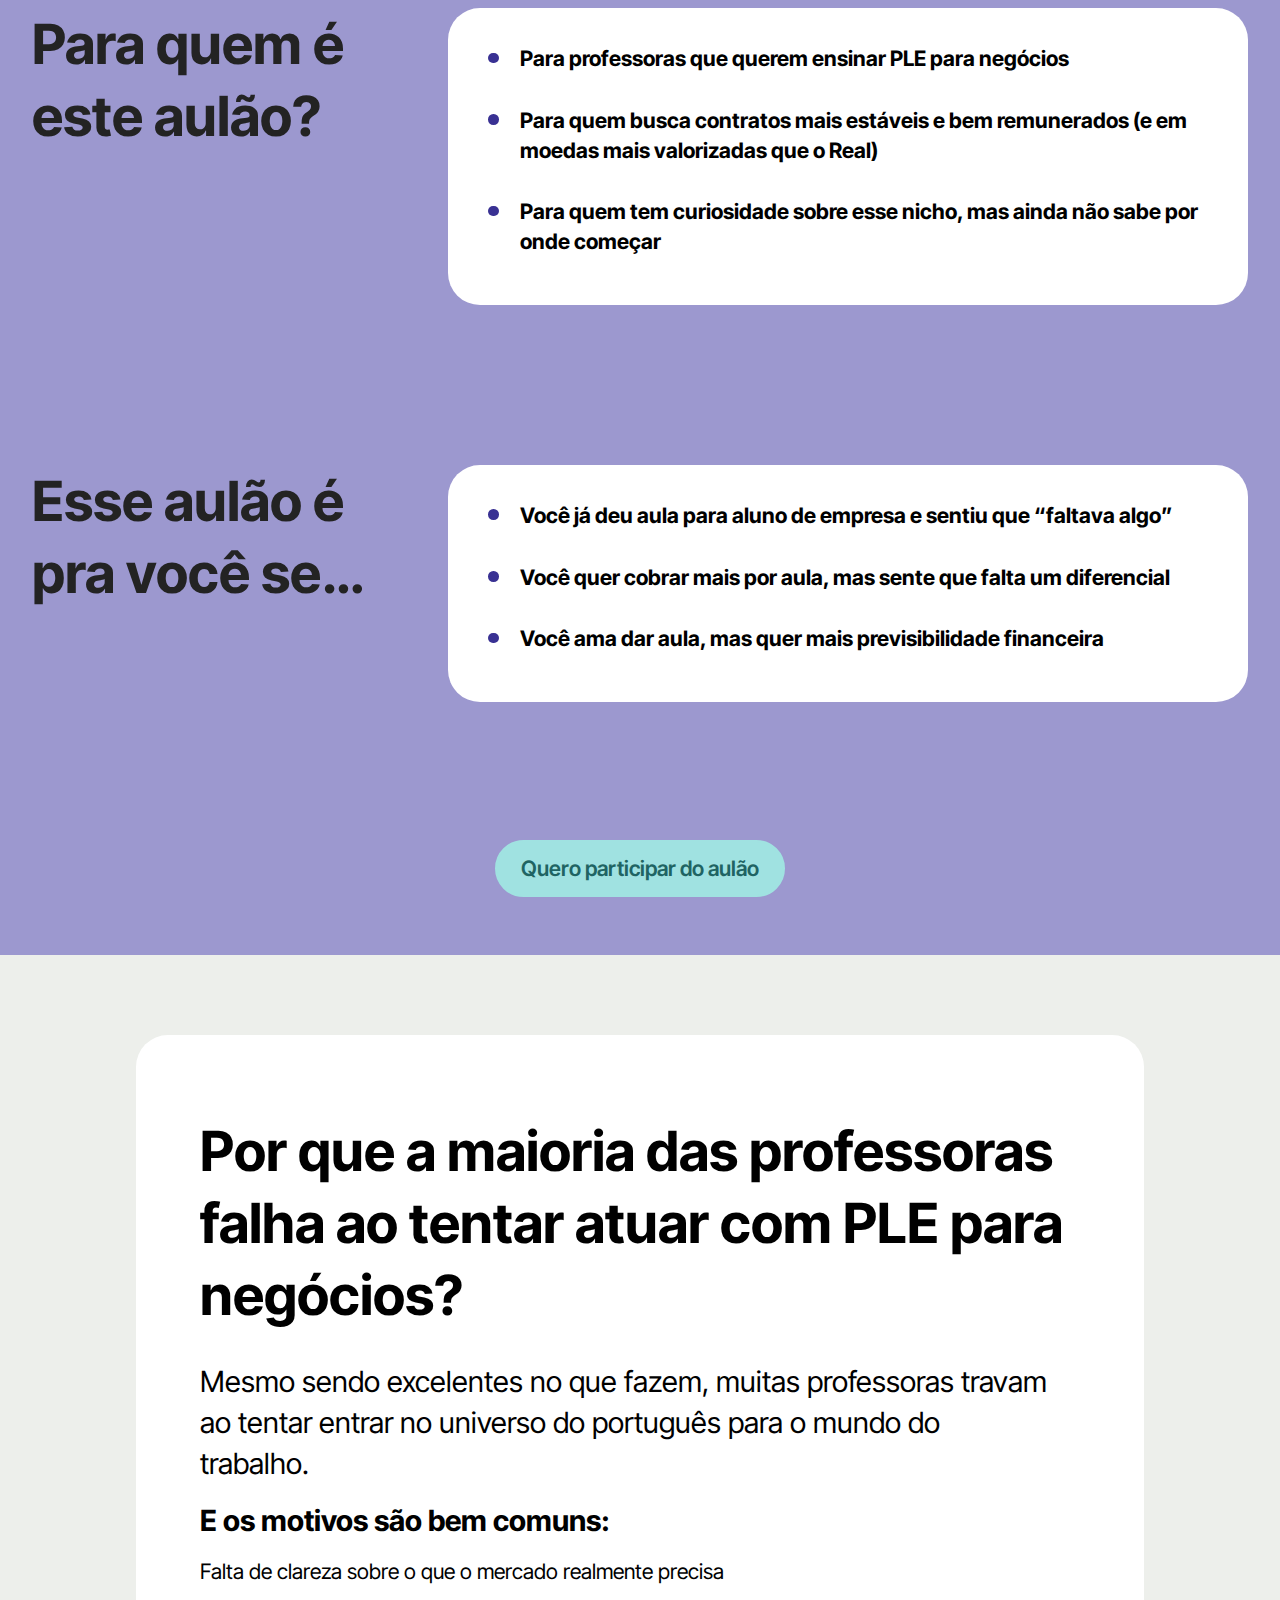
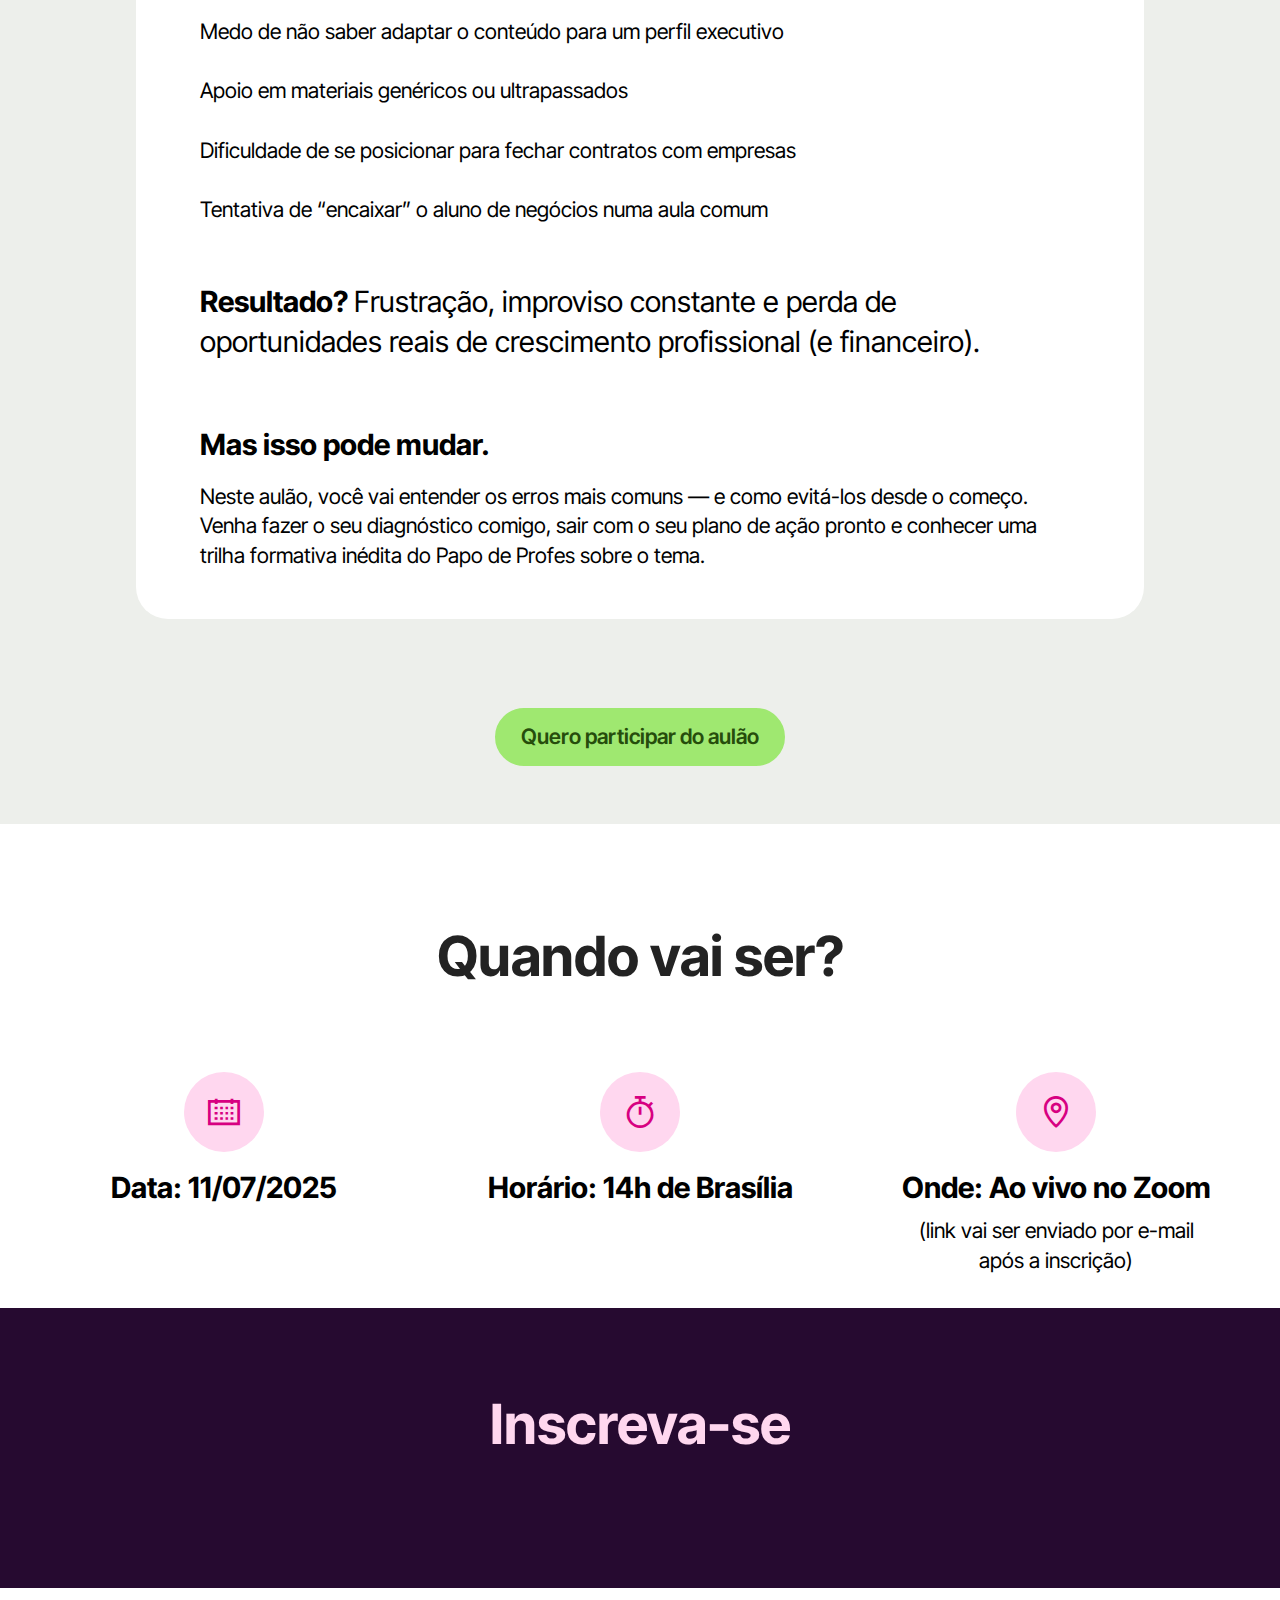
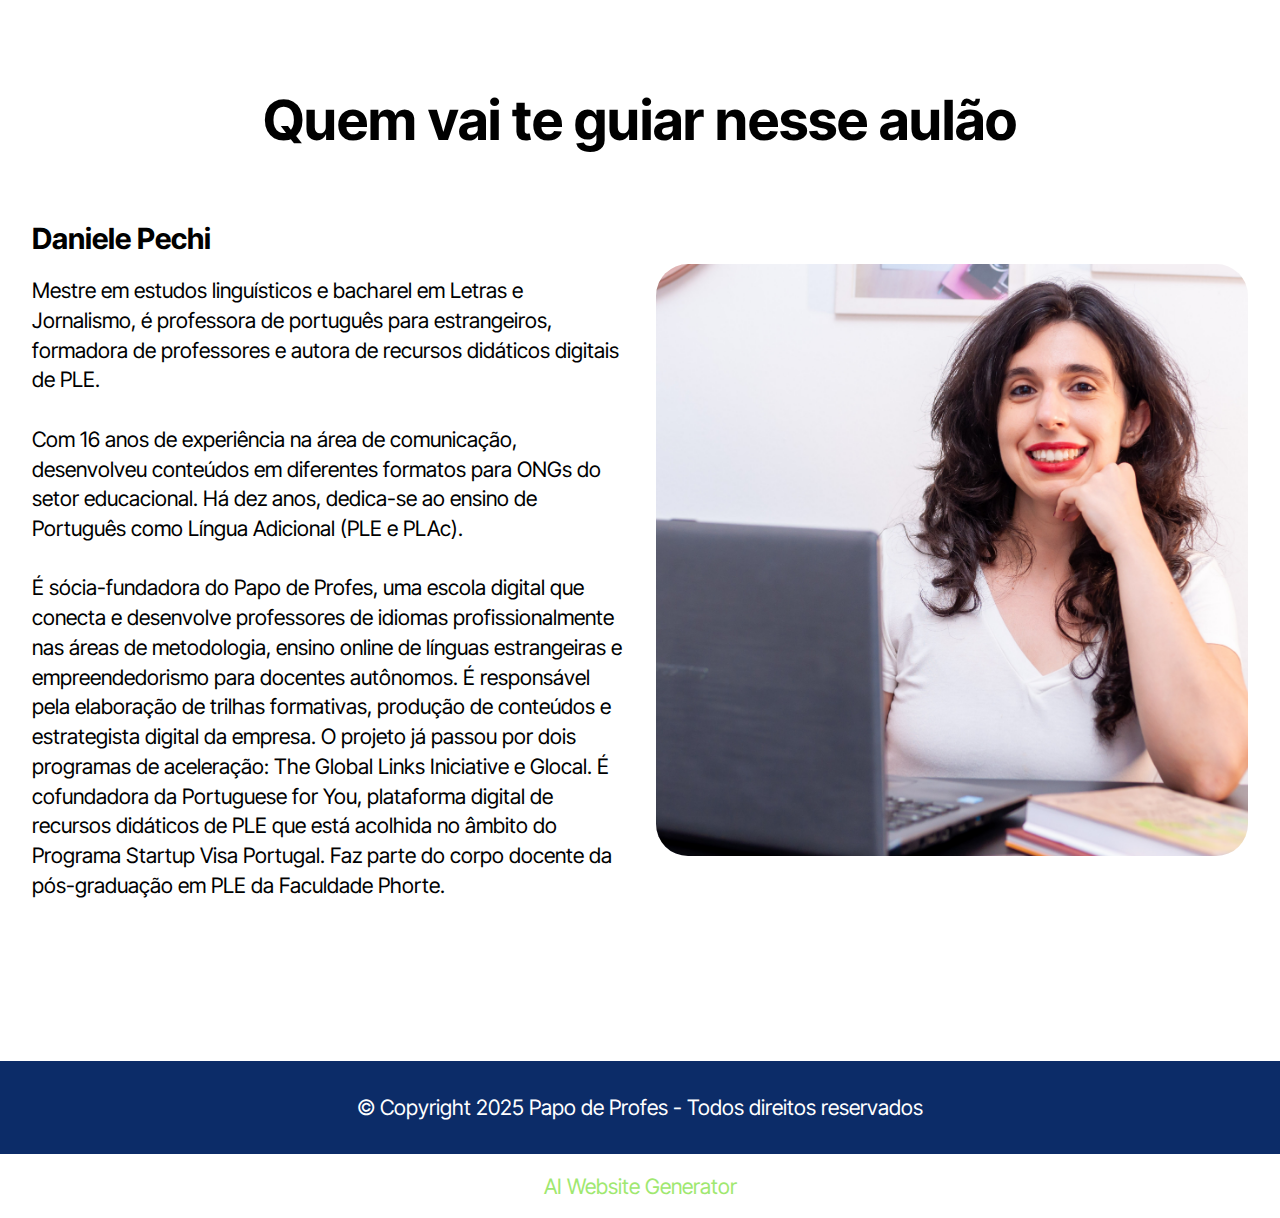
<file: aulao-form.html>
<!DOCTYPE html>
<html  >
<head>
  <!-- Site made with Mobirise Website Builder v6.0.1, https://mobirise.com -->
  <meta charset="UTF-8">
  <meta http-equiv="X-UA-Compatible" content="IE=edge">
  <meta name="generator" content="Mobirise v6.0.1, mobirise.com">
  <meta name="twitter:card" content="summary_large_image"/>
  <meta name="twitter:image:src" content="assets/images/aulao-meta.jpg">
  <meta property="og:image" content="assets/images/aulao-meta.jpg">
  <meta name="twitter:title" content="Aulão">
  <meta name="viewport" content="width=device-width, initial-scale=1, minimum-scale=1">
  <link rel="shortcut icon" href="assets/images/coruja-novafundo-transparente.png" type="image/x-icon">
  <meta name="description" content="Aprenda a dar aulas de PLE para executivos e tenha a possibilidade de fechar contratos de médio prazo, em moedas internacionais, mais valorizadas que o real">
  
  
  <title>Aulão</title>
  <link rel="stylesheet" href="assets/web/assets/mobirise-icons2/mobirise2.css">
  <link rel="stylesheet" href="assets/bootstrap/css/bootstrap.min.css">
  <link rel="stylesheet" href="assets/bootstrap/css/bootstrap-grid.min.css">
  <link rel="stylesheet" href="assets/bootstrap/css/bootstrap-reboot.min.css">
  <link rel="stylesheet" href="assets/dropdown/css/style.css">
  <link rel="stylesheet" href="assets/theme/css/style.css">
  <link rel="preload" href="https://fonts.googleapis.com/css?family=Inter+Tight:100,200,300,400,500,600,700,800,900,100i,200i,300i,400i,500i,600i,700i,800i,900i&display=swap" as="style" onload="this.onload=null;this.rel='stylesheet'">
  <noscript><link rel="stylesheet" href="https://fonts.googleapis.com/css?family=Inter+Tight:100,200,300,400,500,600,700,800,900,100i,200i,300i,400i,500i,600i,700i,800i,900i&display=swap"></noscript>
  <link rel="preload" as="style" href="assets/mobirise/css/mbr-additional.css?v=n7I7Ei"><link rel="stylesheet" href="assets/mobirise/css/mbr-additional.css?v=n7I7Ei" type="text/css">

  
  
  
</head>
<body>
  
  <section data-bs-version="5.1" class="menu menu6 cid-uO1TVj6je8" once="menu" id="menu06-v">
	

	<nav class="navbar navbar-dropdown opacityScroll navbar-expand-lg">
		<div class="container">
			<div class="navbar-brand">
				<span class="navbar-logo">
					<a href="https://mobiri.se">
						<img src="assets/images/coruja-novafundo-transparente.png" alt="Mobirise Website Builder" style="height: 4.1rem;">
					</a>
				</span>
				
			</div>
			
			
		</div>
	</nav>
</section>

<section data-bs-version="5.1" class="header1 cid-uOkeZ3VpXG" id="header01-1b">
	

	
	

	<div class="container-fluid">
		<div class="row justify-content-center">
			<div class="col-12 col-md-12 col-lg-7 image-wrapper">
				<img class="w-100" src="assets/images/danipechi-260224.webp" alt="Mobirise Website Builder">
			</div>
			<div class="col-12 col-lg col-md-12">
				<div class="text-wrapper align-left">
					<h1 class="mbr-section-title mbr-fonts-style mb-4 display-2"><strong>PLE para negócios: afinal, o que muda?</strong></h1>
					<p class="mbr-text mbr-fonts-style mb-4 display-7">
						Descubra os pilares essenciais para começar a atuar com PLE voltado para o mundo dos negócios e do trabalho, mesmo que você nunca tenha dado aula nesse nicho.
					</p>
					<div class="mbr-section-btn mt-3"><a class="btn btn-secondary display-7" href="aulao.html#form01-1w">Quero participar do aulão</a></div>
				</div>
			</div>
		</div>
	</div>
</section>

<section data-bs-version="5.1" class="article18 cid-uP4yBuH5wG" id="article18-1j">
  
  <div class="container">
    <div class="row justify-content-center">
      <div class="counter-container col-md-12 col-lg-8">
        <div class="row mb-5 justify-content-center">
          <div class="col-12 content-head">
            <h3 class="mbr-section-title mbr-fonts-style align-center mb-0 display-2"><strong>O que você vai aprender neste aulão gratuito?</strong></h3>
            <h5 class="mbr-section-subtitle mbr-fonts-style align-center mb-0 mt-4 display-7">Neste encontro ao vivo e gratuito, você vai entender:</h5>
          </div>
        </div>
        <div class="mbr-text mbr-fonts-style display-7">
          <ul>
            <li><strong>O que é PLE para negócios e por que ele é um dos nichos mais rentáveis para professoras de português</strong></li><li><strong>Quais são os perfis de alunos executivos e como adaptar suas aulas para cada um</strong></li><li><strong>Quais tipos de cursos você pode oferecer</strong></li><li><strong>E por que muitas profes que querem entrar na área falham na missão</strong></li>
          </ul>
        </div>
      </div>
    </div>
  </div>
</section>

<section data-bs-version="5.1" class="article16 cid-uO1TVk130e" id="article16-z">
    
    <div class="container">
        <div class="row justify-content-center">
            <div class="col-md-12 col-lg-4">
                <div class="mbr-section-btn align-center"><a class="btn btn-primary display-4" href="aulao.html#form01-1w">Quero participar do aulão</a></div>
            </div>
        </div>
    </div>
</section>

<section data-bs-version="5.1" class="article021 cid-uP4Y9NtBCT" id="article21-1t">
    
    <div class="container">
        <div class="row justify-content-center">
            <div class="col-lg-4">
                <div class="col-12 col-md-12">
                    <h5 class="mbr-section-title mbr-fonts-style mt-0 mb-4 display-2"><strong>Para quem é este aulão?</strong></h5>
                    
                    
                </div>
            </div>

            <div class="col-lg-8 side-features">
                <div class="item-wrapper align-left">
                    <div class="counter-container mbr-text mbr-fonts-style display-7">
                        <ul>
                            <li><strong>Para professoras que querem ensinar PLE para negócios</strong></li><li><strong>Para quem busca contratos mais estáveis e bem remunerados (e em moedas mais valorizadas que o Real)</strong></li><li><strong>Para quem tem curiosidade sobre esse nicho, mas ainda não sabe por onde começar</strong></li>
                        </ul>
                    </div>
                </div>
            </div>
        </div>
    </div>
</section>

<section data-bs-version="5.1" class="article021 cid-uP5018p4fz" id="article21-1u">
    
    <div class="container">
        <div class="row justify-content-center">
            <div class="col-lg-4">
                <div class="col-12 col-md-12">
                    <h5 class="mbr-section-title mbr-fonts-style mt-0 mb-4 display-2"><strong>Esse aulão é pra você se…</strong></h5>
                    
                    
                </div>
            </div>

            <div class="col-lg-8 side-features">
                <div class="item-wrapper align-left">
                    <div class="counter-container mbr-text mbr-fonts-style display-7">
                        <ul>
                            <li><strong>Você já deu aula para aluno de empresa e sentiu que “faltava algo”</strong></li><li><strong>Você quer cobrar mais por aula, mas sente que falta um diferencial</strong></li><li><strong>Você ama dar aula, mas quer mais previsibilidade financeira</strong></li>
                        </ul>
                    </div>
                </div>
            </div>
        </div>
    </div>
</section>

<section data-bs-version="5.1" class="article16 cid-uP50oNnHMx" id="article16-1v">
    
    <div class="container">
        <div class="row justify-content-center">
            <div class="col-md-12 col-lg-4">
                <div class="mbr-section-btn align-center"><a class="btn btn-warning display-4" href="aulao.html#form01-1w">Quero participar do aulão</a></div>
            </div>
        </div>
    </div>
</section>

<section data-bs-version="5.1" class="article9 cid-uP4xvjOFwl" id="article09-1f">
  

  
  
  <div class="container">
    <div class="row justify-content-center">
      <div class="card col-md-12 col-lg-10">
        <div class="card-wrapper">
          <div class="card-content-text">
            <h3 class="card-title mbr-fonts-style mbr-white mt-3 mb-4 display-2"><strong>Por que a maioria das professoras falha ao tentar atuar com PLE para negócios?</strong></h3>
          <div class="row card-box align-left">
            <div class="item features-without-image col-12">
              <div class="item-wrapper">
                <h4 class="mbr-section-subtitle mbr-fonts-style mb-3 display-5">Mesmo sendo excelentes no que fazem, muitas professoras travam ao tentar entrar no universo do português para o mundo do trabalho.</h4>
                <p class="mbr-text mbr-fonts-style display-7"></p>
              </div>
            </div>
            <div class="item features-without-image col-12">
              <div class="item-wrapper">
                <h4 class="mbr-section-subtitle mbr-fonts-style mb-3 display-5"><strong>E os motivos são bem comuns:</strong></h4>
                <p class="mbr-text mbr-fonts-style display-7">Falta de clareza sobre o que o mercado realmente precisa<br> <br>Medo de não saber adaptar o conteúdo para um perfil executivo<br> <br>Apoio em materiais genéricos ou ultrapassados<br> <br>Dificuldade de se posicionar para fechar contratos com empresas<br> <br>Tentativa de “encaixar” o aluno de negócios numa aula comum<br>
                </p>
              </div>
            </div>
            <div class="item features-without-image col-12">
              <div class="item-wrapper">
                <h4 class="mbr-section-subtitle mbr-fonts-style mb-3 display-5"><strong><br></strong><strong>Resultado? </strong>Frustração, improviso constante e perda de oportunidades reais de crescimento profissional (e financeiro).</h4>
                <p class="mbr-text mbr-fonts-style display-7"><br>
                </p>
              </div>
            </div><div class="item features-without-image col-12">
              <div class="item-wrapper">
                <h4 class="mbr-section-subtitle mbr-fonts-style mb-3 display-5"><strong>Mas isso pode mudar.</strong></h4>
                <p class="mbr-text mbr-fonts-style display-7">Neste aulão, você vai entender os erros mais comuns — e como evitá-los desde o começo.<br>Venha fazer o seu diagnóstico comigo, sair com o seu plano de ação pronto e conhecer uma trilha formativa inédita do Papo de Profes sobre o tema.<br>
                </p>
              </div>
            </div>
          </div>
          </div>
          <div class="image-wrapper d-flex justify-content-center mt-3">
            
          </div>
        </div>
      </div>
    </div>
  </div>
</section>

<section data-bs-version="5.1" class="article16 cid-uO1TVkyz0F" id="article16-11">
    
    <div class="container">
        <div class="row justify-content-center">
            <div class="col-md-12 col-lg-4">
                <div class="mbr-section-btn align-center"><a class="btn btn-primary display-4" href="aulao.html#form01-1w">Quero participar do aulão</a></div>
            </div>
        </div>
    </div>
</section>

<section data-bs-version="5.1" class="article11 cid-uP4V80NNLb" id="article11-1q">
    

    
    
    <div class="container">
        <div class="row justify-content-center">
            <div class="title col-md-12 col-lg-10">
                <h3 class="mbr-section-title mbr-fonts-style align-center mt-0 mb-0 display-2"><strong>Quando vai ser?</strong></h3>
                
                
            </div>
        </div>
    </div>
</section>

<section data-bs-version="5.1" class="features10 cid-uP4UbYOMpu" id="features010-1p">
  

  
  
  <div class="container">
    
    <div class="row">
      <div class="item features-without-image col-12 col-md-6 col-lg-4">
        <div class="item-wrapper">
          <div class="card-box align-left">
            <div class="iconfont-wrapper mb-3">
              <span class="mbr-iconfont mobi-mbri-calendar mobi-mbri"></span>
            </div>
            <h5 class="card-title mbr-fonts-style display-5"><strong>Data: 11/07/2025</strong></h5>
            <p class="card-text mbr-fonts-style mb-3 display-7"></p>
            
          </div>
        </div>
      </div>
      <div class="item features-without-image col-12 col-md-6 col-lg-4">
        <div class="item-wrapper">
          <div class="card-box align-left">
            <div class="iconfont-wrapper mb-3">
              <span class="mbr-iconfont mobi-mbri-timer mobi-mbri"></span>
            </div>
            <h5 class="card-title mbr-fonts-style display-5"><strong>Horário: 14h de Brasília</strong></h5>
            <p class="card-text mbr-fonts-style mb-3 display-7"></p>
            
          </div>
        </div>
      </div>
      <div class="item features-without-image col-12 col-md-6 col-lg-4">
        <div class="item-wrapper">
          <div class="card-box align-left">
            <div class="iconfont-wrapper mb-3">
              <span class="mbr-iconfont mobi-mbri-map-pin mobi-mbri"></span>
            </div>
            <h5 class="card-title mbr-fonts-style display-5"><strong>Onde: Ao vivo no Zoom</strong></h5>
            <p class="card-text mbr-fonts-style mb-3 display-7">(link vai ser enviado por e-mail <br>após a inscrição)
            </p>
            
          </div>
        </div>
      </div>
    </div>
  </div>
</section>

<section data-bs-version="5.1" class="form1 cid-uP50MtDy36" id="form01-1w">
	

	

	<div class="container">
		<div class="row content-wrapper justify-content-center">
			<div class="col-lg-7 mbr-form">
				<div class="col-lg-12 col-md-12 col-sm-12">
					<h5 class="mbr-section-title mbr-fonts-style mb-5 display-2"><strong>Inscreva-se</strong></h5>
				</div>

				<div class="text-wrapper align-left" data-form-type="formoid">
					<!--Formbuilder Form-->
					<div class="_form_122"></div><script src="https://arnese.activehosted.com/f/embed.php?id=122" charset="utf-8"></script>
					<!--Formbuilder Form-->
				</div>
			</div>
		</div>
	</div>
</section>

<section data-bs-version="5.1" class="news05 cid-uP51WoWjFG" id="news05-1y">
  
  <div class="container">
    <div class="row justify-content-center">
      <div class="col-12 mb-5 content-head">
        <h3 class="mbr-section-title mbr-fonts-style align-center mb-0 display-2"><strong>Quem vai te guiar nesse aulão</strong></h3>
        
      </div>
    </div>
    <div class="row justify-content-center item features-without-image mb-5 active">
      <div class="col-12 col-lg-6">
        <img class="w-100" src="assets/images/danipechi-260223.webp" alt="Mobirise Website Builder">
      </div>
      <div class="col-12 col-lg item-wrapper">
        <h5 class="mbr-card-title mbr-fonts-style mt-3 mb-3 display-5"><strong>Daniele Pechi</strong></h5>
        
        <p class="mbr-text mbr-fonts-style mt-0 mb-3 display-7">Mestre em estudos linguísticos e bacharel em Letras e Jornalismo, é professora de português para estrangeiros, formadora de professores e autora de recursos didáticos digitais de PLE.<br><br>Com 16 anos de experiência na área de comunicação, desenvolveu conteúdos em diferentes formatos para ONGs do setor educacional. Há dez anos, dedica-se ao ensino de Português como Língua Adicional (PLE e PLAc).<br><br>É sócia-fundadora do Papo de Profes, uma escola digital que conecta e desenvolve professores de idiomas profissionalmente nas áreas de metodologia, ensino online de línguas estrangeiras e empreendedorismo para docentes autônomos. É responsável pela elaboração de trilhas formativas, produção de conteúdos e estrategista digital da empresa. O projeto já passou por dois programas de aceleração: The Global Links Iniciative e Glocal. É cofundadora da Portuguese for You, plataforma digital de recursos didáticos de PLE que está acolhida no âmbito do Programa Startup Visa Portugal. Faz parte do corpo docente da pós-graduação em PLE da Faculdade Phorte.</p>
        
      </div>
    </div>
    
  </div>
</section>

<section data-bs-version="5.1" class="footer4 cid-uOkftgXFNd" once="footers" id="footer04-1c">

    

    

    <div class="container">
        <div class="media-container-row align-center mbr-white">
            <div class="col-12">
                <p class="mbr-text mb-0 mbr-fonts-style display-7">
                    © Copyright 2025 Papo de Profes - Todos direitos reservados</p>
            </div>
        </div>
    </div>
</section><section class="display-7" style="padding: 0;align-items: center;justify-content: center;flex-wrap: wrap;    align-content: center;display: flex;position: relative;height: 4rem;"><a href="https://mobiri.se/2110800" style="flex: 1 1;height: 4rem;position: absolute;width: 100%;z-index: 1;"><img alt="" style="height: 4rem;" src="[data-uri]"></a><p style="margin: 0;text-align: center;" class="display-7">&#8204;</p><a style="z-index:1" href="https://mobirise.com/builder/ai-website-generator.html">AI Website Generator</a></section><script src="assets/bootstrap/js/bootstrap.bundle.min.js"></script>  <script src="assets/smoothscroll/smooth-scroll.js"></script>  <script src="assets/ytplayer/index.js"></script>  <script src="assets/dropdown/js/navbar-dropdown.js"></script>  <script src="assets/theme/js/script.js"></script>  <script src="assets/formoid/formoid.min.js"></script>  
  
  
</body>
</html>
</file>
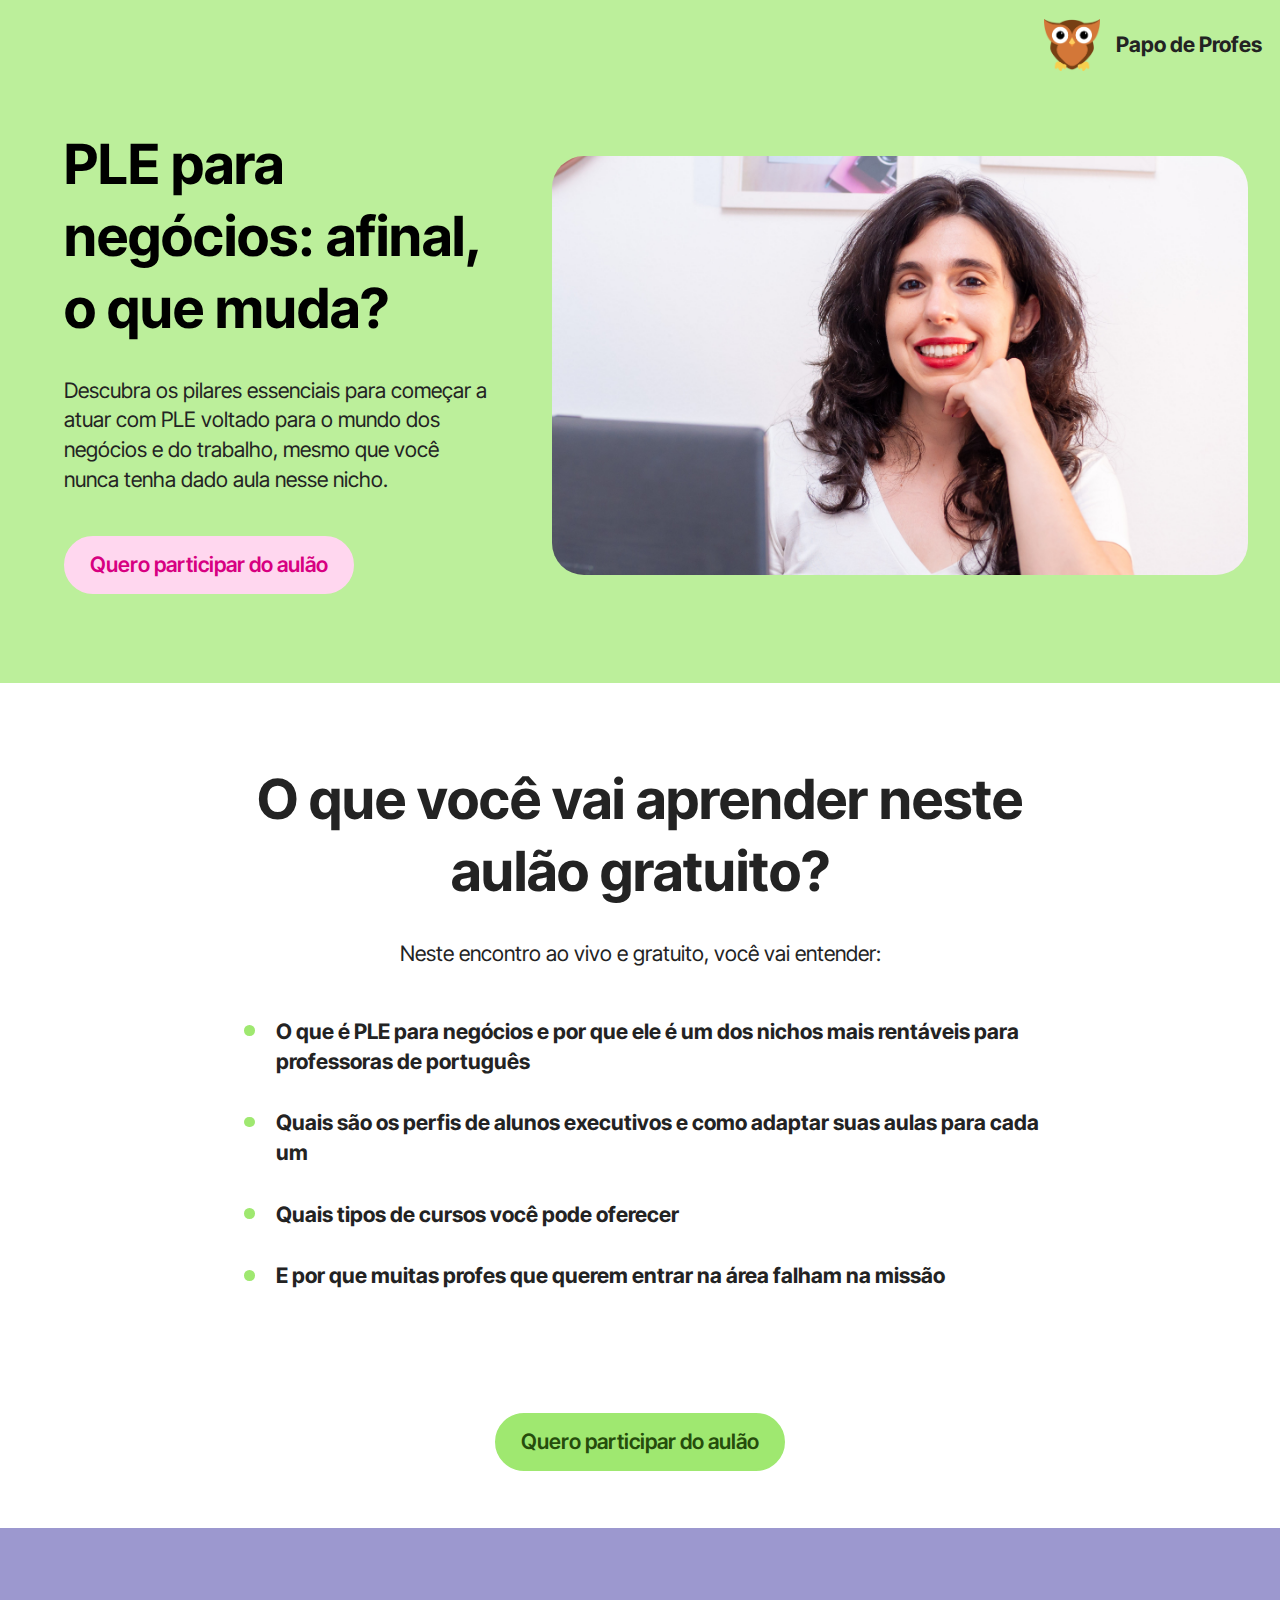
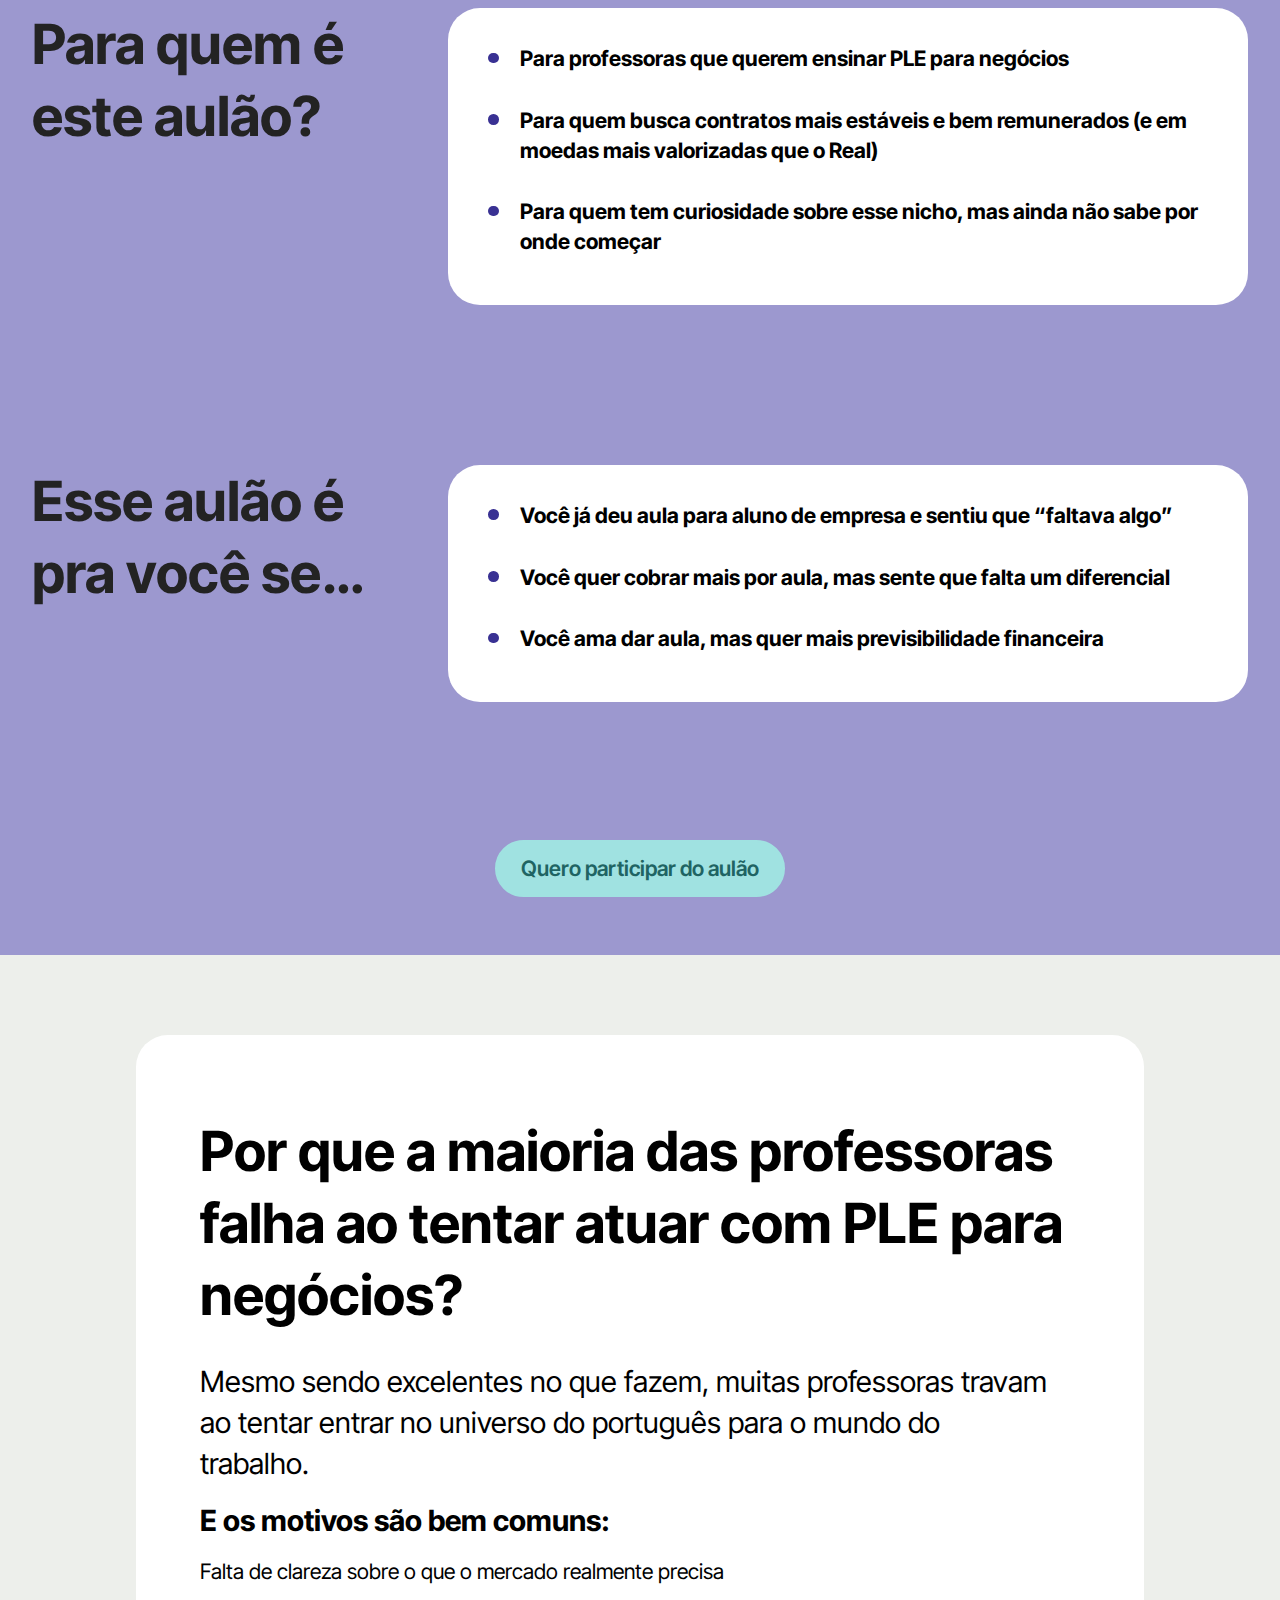
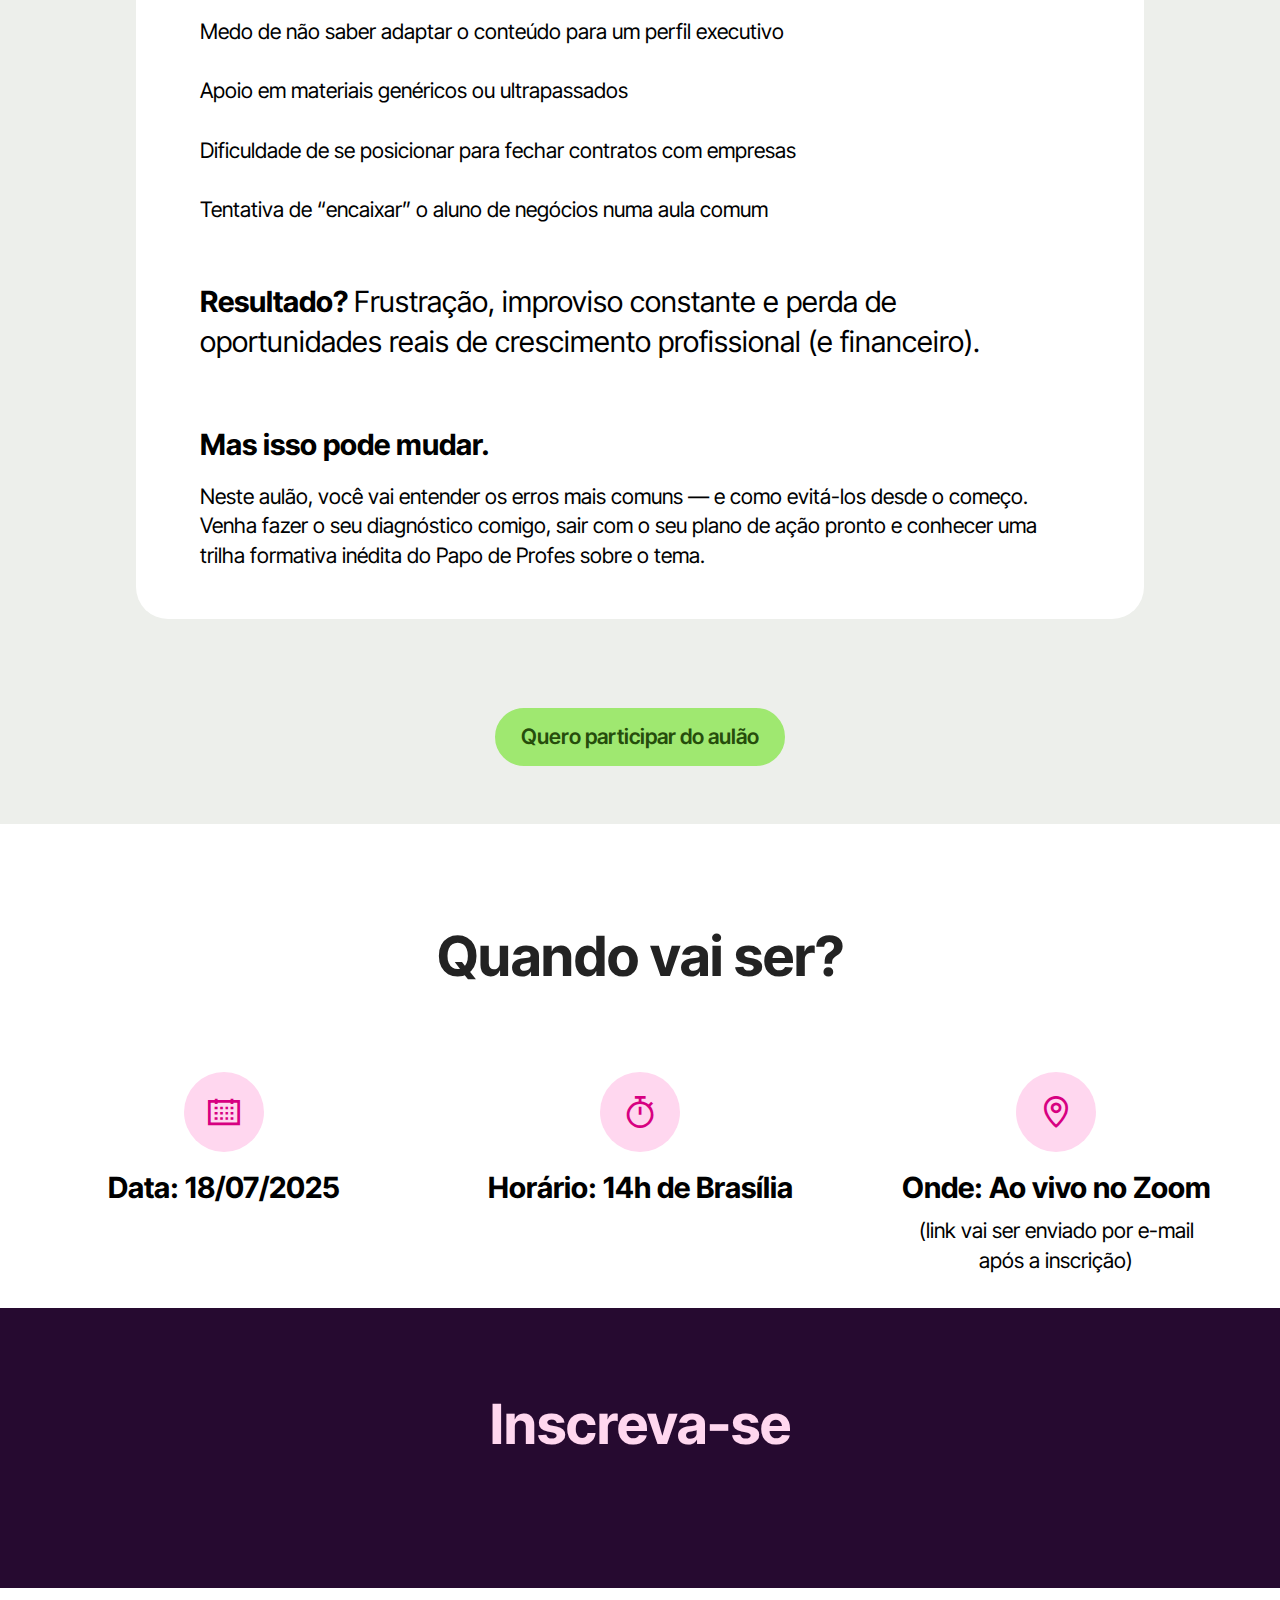
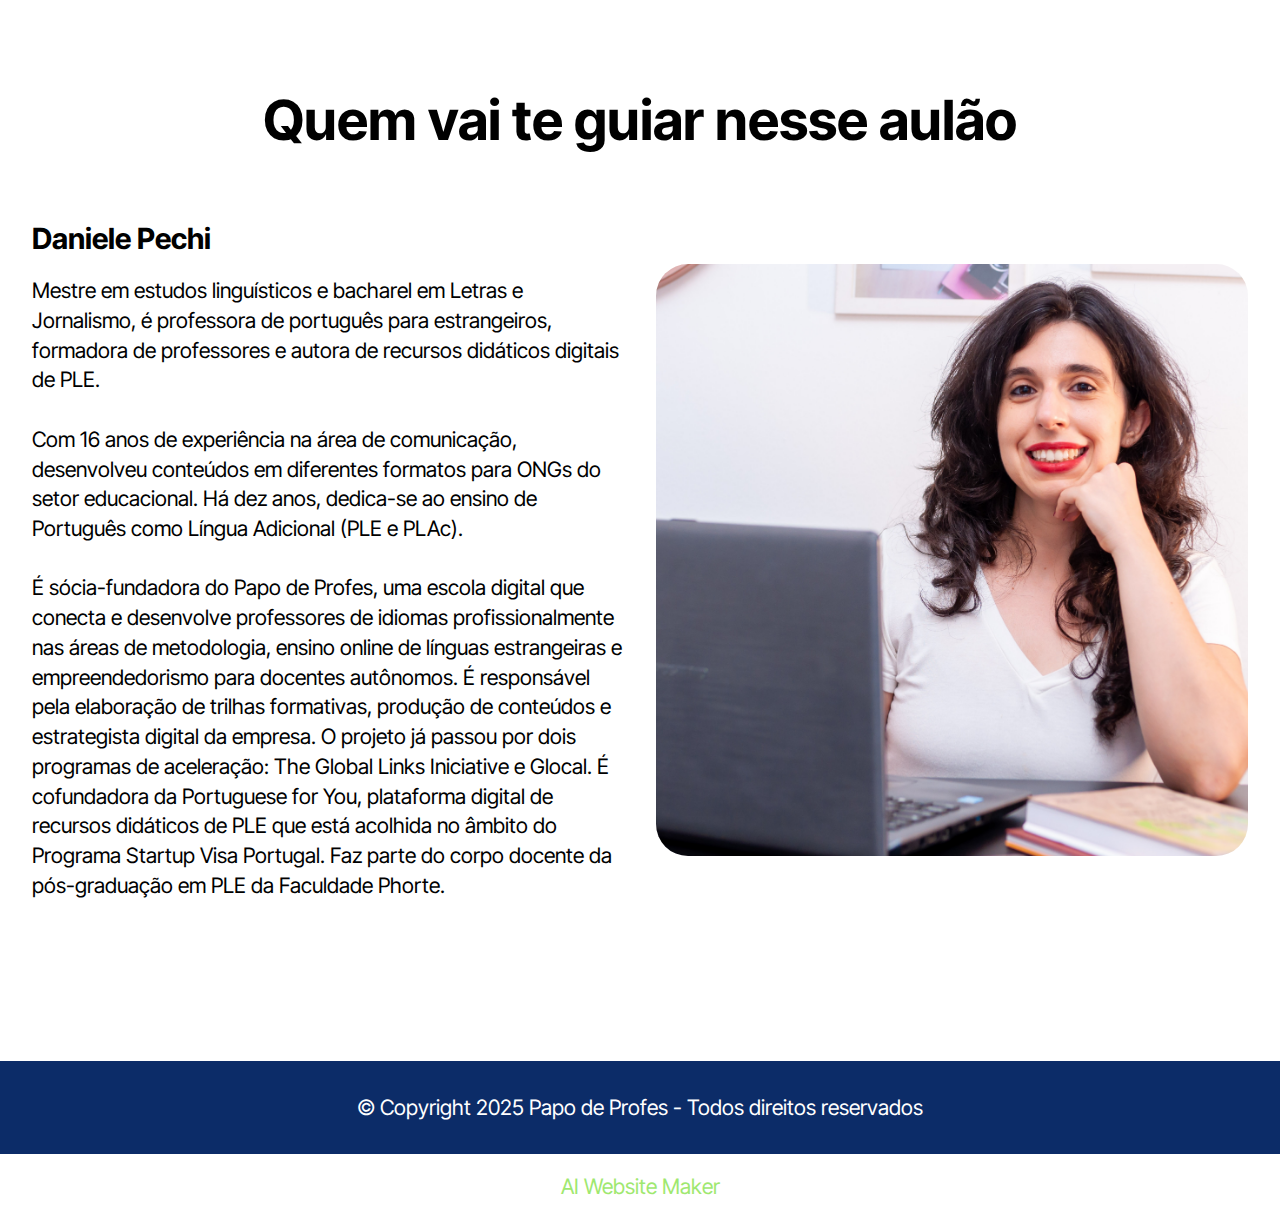
<file: aulao.html>
<!DOCTYPE html>
<html  >
<head>
  <!-- Site made with Mobirise Website Builder v6.0.1, https://mobirise.com -->
  <meta charset="UTF-8">
  <meta http-equiv="X-UA-Compatible" content="IE=edge">
  <meta name="generator" content="Mobirise v6.0.1, mobirise.com">
  <meta name="twitter:card" content="summary_large_image"/>
  <meta name="twitter:image:src" content="assets/images/aulao-meta.jpg">
  <meta property="og:image" content="assets/images/aulao-meta.jpg">
  <meta name="twitter:title" content="Aulão">
  <meta name="viewport" content="width=device-width, initial-scale=1, minimum-scale=1">
  <link rel="shortcut icon" href="assets/images/coruja-novafundo-transparente.png" type="image/x-icon">
  <meta name="description" content="Aprenda a dar aulas de PLE para executivos e tenha a possibilidade de fechar contratos de médio prazo, em moedas internacionais, mais valorizadas que o real">
  
  
  <title>Aulão</title>
  <link rel="stylesheet" href="assets/web/assets/mobirise-icons2/mobirise2.css">
  <link rel="stylesheet" href="assets/bootstrap/css/bootstrap.min.css">
  <link rel="stylesheet" href="assets/bootstrap/css/bootstrap-grid.min.css">
  <link rel="stylesheet" href="assets/bootstrap/css/bootstrap-reboot.min.css">
  <link rel="stylesheet" href="assets/dropdown/css/style.css">
  <link rel="stylesheet" href="assets/theme/css/style.css">
  <link rel="preload" href="https://fonts.googleapis.com/css?family=Inter+Tight:100,200,300,400,500,600,700,800,900,100i,200i,300i,400i,500i,600i,700i,800i,900i&display=swap" as="style" onload="this.onload=null;this.rel='stylesheet'">
  <noscript><link rel="stylesheet" href="https://fonts.googleapis.com/css?family=Inter+Tight:100,200,300,400,500,600,700,800,900,100i,200i,300i,400i,500i,600i,700i,800i,900i&display=swap"></noscript>
  <link rel="preload" as="style" href="assets/mobirise/css/mbr-additional.css?v=p8vKoV"><link rel="stylesheet" href="assets/mobirise/css/mbr-additional.css?v=p8vKoV" type="text/css">

  
  
  
</head>
<body>

<!-- Analytics -->
<!-- Meta Pixel Code -->
<script>
!function(f,b,e,v,n,t,s)
{if(f.fbq)return;n=f.fbq=function(){n.callMethod?
n.callMethod.apply(n,arguments):n.queue.push(arguments)};
if(!f._fbq)f._fbq=n;n.push=n;n.loaded=!0;n.version='2.0';
n.queue=[];t=b.createElement(e);t.async=!0;
t.src=v;s=b.getElementsByTagName(e)[0];
s.parentNode.insertBefore(t,s)}(window, document,'script',
'https://connect.facebook.net/en_US/fbevents.js');
fbq('init', '2709499579167743');
fbq('track', 'PageView');
</script>
<noscript><img height="1" width="1" style="display:none"
src="https://www.facebook.com/tr?id=2709499579167743&ev=PageView&noscript=1"
/></noscript>
<!-- End Meta Pixel Code -->
<!-- /Analytics -->


  
  <section data-bs-version="5.1" class="menu menu6 cid-uO1TVj6je8" once="menu" id="menu06-v">
	

	<nav class="navbar navbar-dropdown opacityScroll navbar-expand-lg">
		<div class="container">
			<div class="navbar-brand">
				<span class="navbar-logo">
					<a href="https://www.papodeprofes.com.br/" target="_blank">
						<img src="assets/images/coruja-novafundo-transparente.png" alt="Mobirise Website Builder" style="height: 3.2rem;">
					</a>
				</span>
				<span class="navbar-caption-wrap"><a class="navbar-caption text-black text-primary display-4" href="https://www.papodeprofes.com.br/" target="_blank">Papo de Profes</a></span>
			</div>
			
			
		</div>
	</nav>
</section>

<section data-bs-version="5.1" class="header1 cid-uOkeZ3VpXG" id="header01-1b">
	

	
	

	<div class="container-fluid">
		<div class="row justify-content-center">
			<div class="col-12 col-md-12 col-lg-7 image-wrapper">
				<img class="w-100" src="assets/images/danipechi-260224.webp" alt="Mobirise Website Builder">
			</div>
			<div class="col-12 col-lg col-md-12">
				<div class="text-wrapper align-left">
					<h1 class="mbr-section-title mbr-fonts-style mb-4 display-2"><strong>PLE para negócios: afinal, o que muda?</strong></h1>
					<p class="mbr-text mbr-fonts-style mb-4 display-7">
						Descubra os pilares essenciais para começar a atuar com PLE voltado para o mundo dos negócios e do trabalho, mesmo que você nunca tenha dado aula nesse nicho.
					</p>
					<div class="mbr-section-btn mt-3"><a class="btn btn-secondary display-7" href="aulao.html#form01-1w">Quero participar do aulão</a></div>
				</div>
			</div>
		</div>
	</div>
</section>

<section data-bs-version="5.1" class="article18 cid-uP4yBuH5wG" id="article18-1j">
  
  <div class="container">
    <div class="row justify-content-center">
      <div class="counter-container col-md-12 col-lg-8">
        <div class="row mb-5 justify-content-center">
          <div class="col-12 content-head">
            <h3 class="mbr-section-title mbr-fonts-style align-center mb-0 display-2"><strong>O que você vai aprender neste aulão gratuito?</strong></h3>
            <h5 class="mbr-section-subtitle mbr-fonts-style align-center mb-0 mt-4 display-7">Neste encontro ao vivo e gratuito, você vai entender:</h5>
          </div>
        </div>
        <div class="mbr-text mbr-fonts-style display-7">
          <ul>
            <li><strong>O que é PLE para negócios e por que ele é um dos nichos mais rentáveis para professoras de português</strong></li><li><strong>Quais são os perfis de alunos executivos e como adaptar suas aulas para cada um</strong></li><li><strong>Quais tipos de cursos você pode oferecer</strong></li><li><strong>E por que muitas profes que querem entrar na área falham na missão</strong></li>
          </ul>
        </div>
      </div>
    </div>
  </div>
</section>

<section data-bs-version="5.1" class="article16 cid-uO1TVk130e" id="article16-z">
    
    <div class="container">
        <div class="row justify-content-center">
            <div class="col-md-12 col-lg-4">
                <div class="mbr-section-btn align-center"><a class="btn btn-primary display-4" href="aulao.html#form01-1w">Quero participar do aulão</a></div>
            </div>
        </div>
    </div>
</section>

<section data-bs-version="5.1" class="article021 cid-uP4Y9NtBCT" id="article21-1t">
    
    <div class="container">
        <div class="row justify-content-center">
            <div class="col-lg-4">
                <div class="col-12 col-md-12">
                    <h5 class="mbr-section-title mbr-fonts-style mt-0 mb-4 display-2"><strong>Para quem é este aulão?</strong></h5>
                    
                    
                </div>
            </div>

            <div class="col-lg-8 side-features">
                <div class="item-wrapper align-left">
                    <div class="counter-container mbr-text mbr-fonts-style display-7">
                        <ul>
                            <li><strong>Para professoras que querem ensinar PLE para negócios</strong></li><li><strong>Para quem busca contratos mais estáveis e bem remunerados (e em moedas mais valorizadas que o Real)</strong></li><li><strong>Para quem tem curiosidade sobre esse nicho, mas ainda não sabe por onde começar</strong></li>
                        </ul>
                    </div>
                </div>
            </div>
        </div>
    </div>
</section>

<section data-bs-version="5.1" class="article021 cid-uP5018p4fz" id="article21-1u">
    
    <div class="container">
        <div class="row justify-content-center">
            <div class="col-lg-4">
                <div class="col-12 col-md-12">
                    <h5 class="mbr-section-title mbr-fonts-style mt-0 mb-4 display-2"><strong>Esse aulão é pra você se…</strong></h5>
                    
                    
                </div>
            </div>

            <div class="col-lg-8 side-features">
                <div class="item-wrapper align-left">
                    <div class="counter-container mbr-text mbr-fonts-style display-7">
                        <ul>
                            <li><strong>Você já deu aula para aluno de empresa e sentiu que “faltava algo”</strong></li><li><strong>Você quer cobrar mais por aula, mas sente que falta um diferencial</strong></li><li><strong>Você ama dar aula, mas quer mais previsibilidade financeira</strong></li>
                        </ul>
                    </div>
                </div>
            </div>
        </div>
    </div>
</section>

<section data-bs-version="5.1" class="article16 cid-uP50oNnHMx" id="article16-1v">
    
    <div class="container">
        <div class="row justify-content-center">
            <div class="col-md-12 col-lg-4">
                <div class="mbr-section-btn align-center"><a class="btn btn-warning display-4" href="aulao.html#form01-1w">Quero participar do aulão</a></div>
            </div>
        </div>
    </div>
</section>

<section data-bs-version="5.1" class="article9 cid-uP4xvjOFwl" id="article09-1f">
  

  
  
  <div class="container">
    <div class="row justify-content-center">
      <div class="card col-md-12 col-lg-10">
        <div class="card-wrapper">
          <div class="card-content-text">
            <h3 class="card-title mbr-fonts-style mbr-white mt-3 mb-4 display-2"><strong>Por que a maioria das professoras falha ao tentar atuar com PLE para negócios?</strong></h3>
          <div class="row card-box align-left">
            <div class="item features-without-image col-12">
              <div class="item-wrapper">
                <h4 class="mbr-section-subtitle mbr-fonts-style mb-3 display-5">Mesmo sendo excelentes no que fazem, muitas professoras travam ao tentar entrar no universo do português para o mundo do trabalho.</h4>
                <p class="mbr-text mbr-fonts-style display-7"></p>
              </div>
            </div>
            <div class="item features-without-image col-12">
              <div class="item-wrapper">
                <h4 class="mbr-section-subtitle mbr-fonts-style mb-3 display-5"><strong>E os motivos são bem comuns:</strong></h4>
                <p class="mbr-text mbr-fonts-style display-7">Falta de clareza sobre o que o mercado realmente precisa<br> <br>Medo de não saber adaptar o conteúdo para um perfil executivo<br> <br>Apoio em materiais genéricos ou ultrapassados<br> <br>Dificuldade de se posicionar para fechar contratos com empresas<br> <br>Tentativa de “encaixar” o aluno de negócios numa aula comum<br>
                </p>
              </div>
            </div>
            <div class="item features-without-image col-12">
              <div class="item-wrapper">
                <h4 class="mbr-section-subtitle mbr-fonts-style mb-3 display-5"><strong><br></strong><strong>Resultado? </strong>Frustração, improviso constante e perda de oportunidades reais de crescimento profissional (e financeiro).</h4>
                <p class="mbr-text mbr-fonts-style display-7"><br>
                </p>
              </div>
            </div><div class="item features-without-image col-12">
              <div class="item-wrapper">
                <h4 class="mbr-section-subtitle mbr-fonts-style mb-3 display-5"><strong>Mas isso pode mudar.</strong></h4>
                <p class="mbr-text mbr-fonts-style display-7">Neste aulão, você vai entender os erros mais comuns — e como evitá-los desde o começo.<br>Venha fazer o seu diagnóstico comigo, sair com o seu plano de ação pronto e conhecer uma trilha formativa inédita do Papo de Profes sobre o tema.<br>
                </p>
              </div>
            </div>
          </div>
          </div>
          <div class="image-wrapper d-flex justify-content-center mt-3">
            
          </div>
        </div>
      </div>
    </div>
  </div>
</section>

<section data-bs-version="5.1" class="article16 cid-uO1TVkyz0F" id="article16-11">
    
    <div class="container">
        <div class="row justify-content-center">
            <div class="col-md-12 col-lg-4">
                <div class="mbr-section-btn align-center"><a class="btn btn-primary display-4" href="aulao.html#form01-1w">Quero participar do aulão</a></div>
            </div>
        </div>
    </div>
</section>

<section data-bs-version="5.1" class="article11 cid-uP4V80NNLb" id="article11-1q">
    

    
    
    <div class="container">
        <div class="row justify-content-center">
            <div class="title col-md-12 col-lg-10">
                <h3 class="mbr-section-title mbr-fonts-style align-center mt-0 mb-0 display-2"><strong>Quando vai ser?</strong></h3>
                
                
            </div>
        </div>
    </div>
</section>

<section data-bs-version="5.1" class="features10 cid-uP4UbYOMpu" id="features010-1p">
  

  
  
  <div class="container">
    
    <div class="row">
      <div class="item features-without-image col-12 col-md-6 col-lg-4">
        <div class="item-wrapper">
          <div class="card-box align-left">
            <div class="iconfont-wrapper mb-3">
              <span class="mbr-iconfont mobi-mbri-calendar mobi-mbri"></span>
            </div>
            <h5 class="card-title mbr-fonts-style display-5"><strong>Data: 18/07/2025</strong></h5>
            <p class="card-text mbr-fonts-style mb-3 display-7"></p>
            
          </div>
        </div>
      </div>
      <div class="item features-without-image col-12 col-md-6 col-lg-4">
        <div class="item-wrapper">
          <div class="card-box align-left">
            <div class="iconfont-wrapper mb-3">
              <span class="mbr-iconfont mobi-mbri-timer mobi-mbri"></span>
            </div>
            <h5 class="card-title mbr-fonts-style display-5"><strong>Horário: 14h de Brasília</strong></h5>
            <p class="card-text mbr-fonts-style mb-3 display-7"></p>
            
          </div>
        </div>
      </div>
      <div class="item features-without-image col-12 col-md-6 col-lg-4">
        <div class="item-wrapper">
          <div class="card-box align-left">
            <div class="iconfont-wrapper mb-3">
              <span class="mbr-iconfont mobi-mbri-map-pin mobi-mbri"></span>
            </div>
            <h5 class="card-title mbr-fonts-style display-5"><strong>Onde: Ao vivo no Zoom</strong></h5>
            <p class="card-text mbr-fonts-style mb-3 display-7">(link vai ser enviado por e-mail <br>após a inscrição)
            </p>
            
          </div>
        </div>
      </div>
    </div>
  </div>
</section>

<section data-bs-version="5.1" class="form1 cid-uP50MtDy36" id="form01-1w">
	

	

	<div class="container">
		<div class="row content-wrapper justify-content-center">
			<div class="col-lg-7 mbr-form">
				<div class="col-lg-12 col-md-12 col-sm-12">
					<h5 class="mbr-section-title mbr-fonts-style mb-5 display-2"><strong>Inscreva-se</strong></h5>
				</div>

				<div class="text-wrapper align-left" data-form-type="formoid">
					<!--Formbuilder Form-->
          <div class="_form_122"></div><script src="https://arnese.activehosted.com/f/embed.php?id=122" charset="utf-8"></script>
          <!--Formbuilder Form-->
				</div>
			</div>
		</div>
	</div>
</section>

<section data-bs-version="5.1" class="news05 cid-uP51WoWjFG" id="news05-1y">
  
  <div class="container">
    <div class="row justify-content-center">
      <div class="col-12 mb-5 content-head">
        <h3 class="mbr-section-title mbr-fonts-style align-center mb-0 display-2"><strong>Quem vai te guiar nesse aulão</strong></h3>
        
      </div>
    </div>
    <div class="row justify-content-center item features-without-image mb-5 active">
      <div class="col-12 col-lg-6">
        <img class="w-100" src="assets/images/danipechi-260223.webp" alt="Mobirise Website Builder">
      </div>
      <div class="col-12 col-lg item-wrapper">
        <h5 class="mbr-card-title mbr-fonts-style mt-3 mb-3 display-5"><strong>Daniele Pechi</strong></h5>
        
        <p class="mbr-text mbr-fonts-style mt-0 mb-3 display-7">Mestre em estudos linguísticos e bacharel em Letras e Jornalismo, é professora de português para estrangeiros, formadora de professores e autora de recursos didáticos digitais de PLE.<br><br>Com 16 anos de experiência na área de comunicação, desenvolveu conteúdos em diferentes formatos para ONGs do setor educacional. Há dez anos, dedica-se ao ensino de Português como Língua Adicional (PLE e PLAc).<br><br>É sócia-fundadora do Papo de Profes, uma escola digital que conecta e desenvolve professores de idiomas profissionalmente nas áreas de metodologia, ensino online de línguas estrangeiras e empreendedorismo para docentes autônomos. É responsável pela elaboração de trilhas formativas, produção de conteúdos e estrategista digital da empresa. O projeto já passou por dois programas de aceleração: The Global Links Iniciative e Glocal. É cofundadora da Portuguese for You, plataforma digital de recursos didáticos de PLE que está acolhida no âmbito do Programa Startup Visa Portugal. Faz parte do corpo docente da pós-graduação em PLE da Faculdade Phorte.</p>
        
      </div>
    </div>
    
  </div>
</section>

<section data-bs-version="5.1" class="footer4 cid-uOkftgXFNd" once="footers" id="footer04-1c">

    

    

    <div class="container">
        <div class="media-container-row align-center mbr-white">
            <div class="col-12">
                <p class="mbr-text mb-0 mbr-fonts-style display-7">
                    © Copyright 2025 Papo de Profes - Todos direitos reservados</p>
            </div>
        </div>
    </div>
</section><section class="display-7" style="padding: 0;align-items: center;justify-content: center;flex-wrap: wrap;    align-content: center;display: flex;position: relative;height: 4rem;"><a href="https://mobiri.se/2110800" style="flex: 1 1;height: 4rem;position: absolute;width: 100%;z-index: 1;"><img alt="" style="height: 4rem;" src="[data-uri]"></a><p style="margin: 0;text-align: center;" class="display-7">&#8204;</p><a style="z-index:1" href="https://mobirise.com/builder/ai-website-maker.html">AI Website Maker</a></section><script src="assets/bootstrap/js/bootstrap.bundle.min.js"></script>  <script src="assets/smoothscroll/smooth-scroll.js"></script>  <script src="assets/ytplayer/index.js"></script>  <script src="assets/dropdown/js/navbar-dropdown.js"></script>  <script src="assets/theme/js/script.js"></script>  <script src="assets/formoid/formoid.min.js"></script>  
  
  
</body>
</html>
</file>
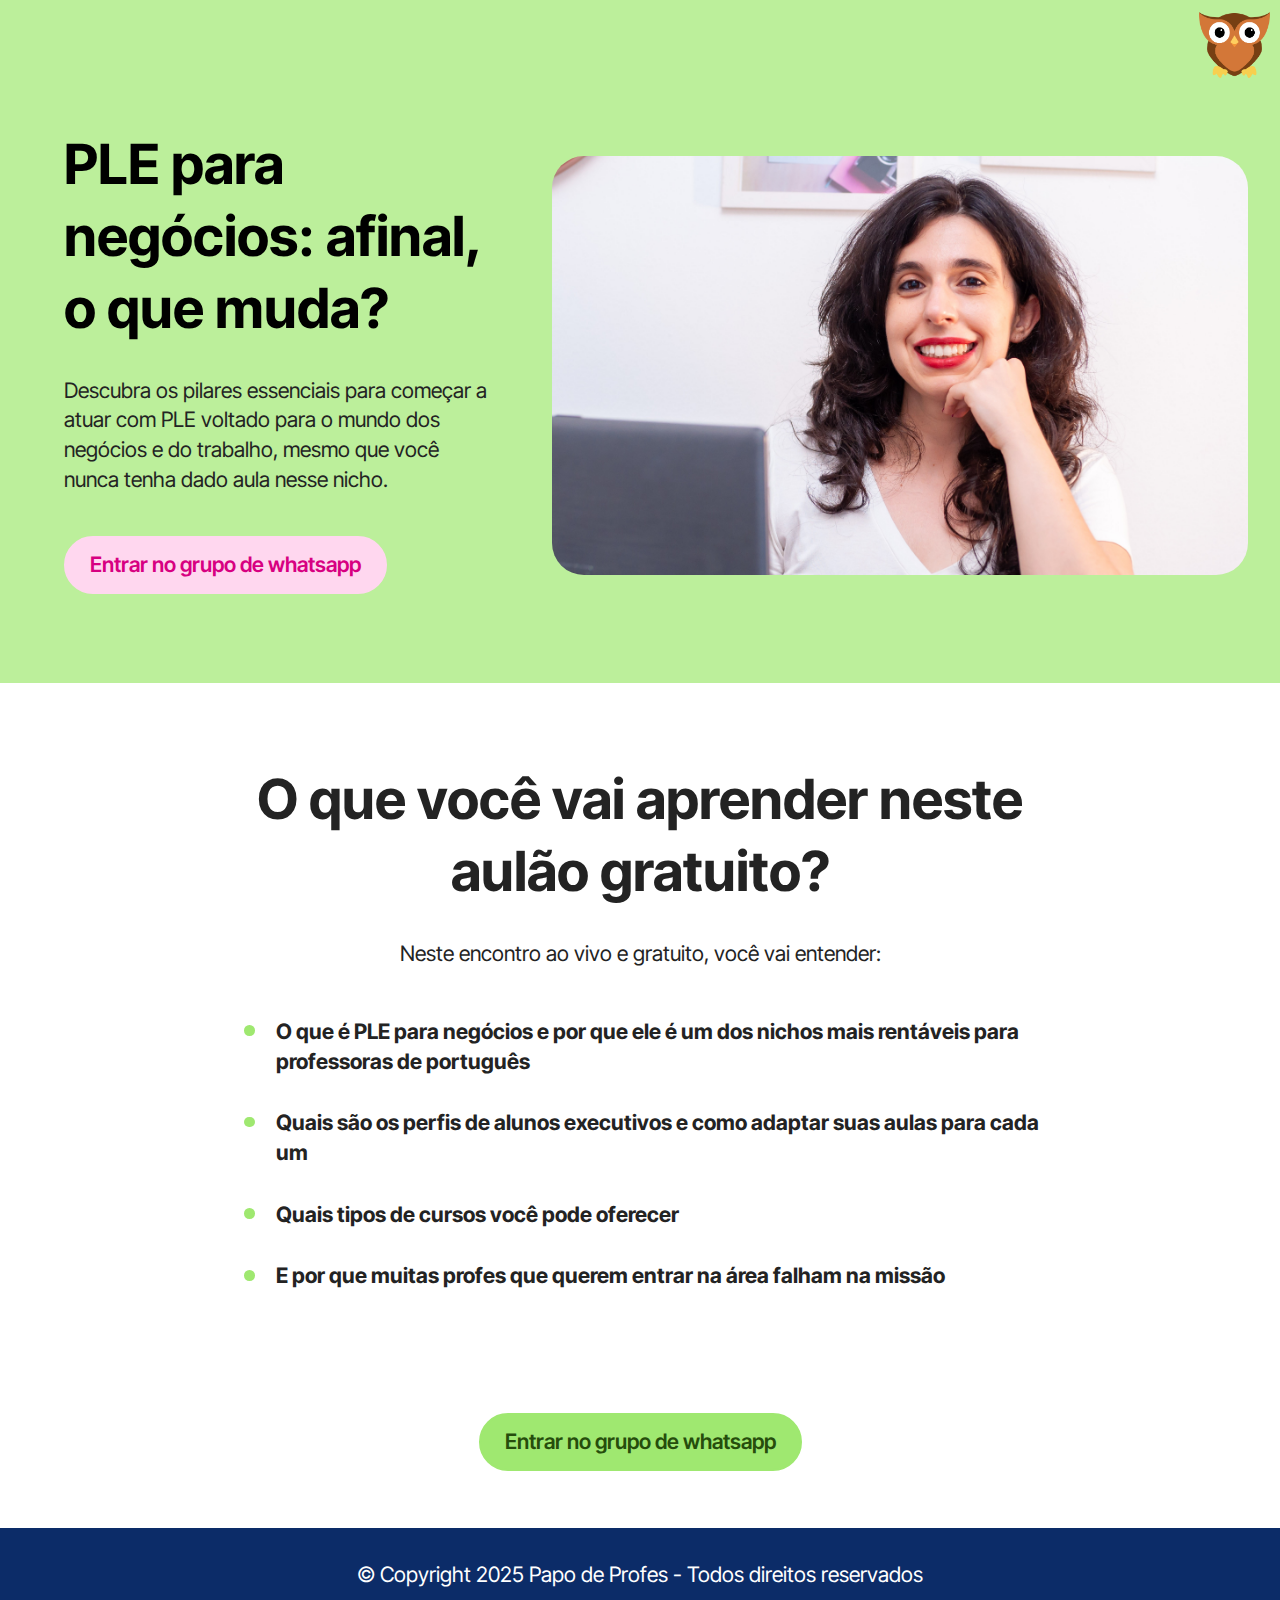
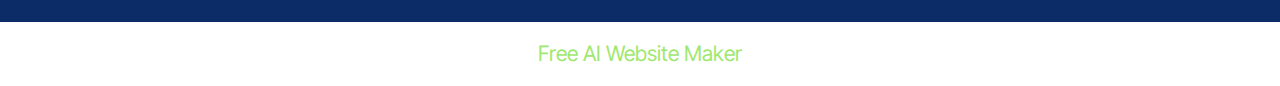
<file: obrigado.html>
<!DOCTYPE html>
<html  >
<head>
  <!-- Site made with Mobirise Website Builder v6.0.1, https://mobirise.com -->
  <meta charset="UTF-8">
  <meta http-equiv="X-UA-Compatible" content="IE=edge">
  <meta name="generator" content="Mobirise v6.0.1, mobirise.com">
  <meta name="twitter:card" content="summary_large_image"/>
  <meta name="twitter:image:src" content="assets/images/obrigado-meta.jpg">
  <meta property="og:image" content="assets/images/obrigado-meta.jpg">
  <meta name="twitter:title" content="Obrigado">
  <meta name="viewport" content="width=device-width, initial-scale=1, minimum-scale=1">
  <link rel="shortcut icon" href="assets/images/coruja-novafundo-transparente.png" type="image/x-icon">
  <meta name="description" content="Aprenda a dar aulas de PLE para executivos e tenha a possibilidade de fechar contratos de médio prazo, em moedas internacionais, mais valorizadas que o real">
  
  
  <title>Obrigado</title>
  <link rel="stylesheet" href="assets/web/assets/mobirise-icons2/mobirise2.css">
  <link rel="stylesheet" href="assets/bootstrap/css/bootstrap.min.css">
  <link rel="stylesheet" href="assets/bootstrap/css/bootstrap-grid.min.css">
  <link rel="stylesheet" href="assets/bootstrap/css/bootstrap-reboot.min.css">
  <link rel="stylesheet" href="assets/dropdown/css/style.css">
  <link rel="stylesheet" href="assets/theme/css/style.css">
  <link rel="preload" href="https://fonts.googleapis.com/css?family=Inter+Tight:100,200,300,400,500,600,700,800,900,100i,200i,300i,400i,500i,600i,700i,800i,900i&display=swap" as="style" onload="this.onload=null;this.rel='stylesheet'">
  <noscript><link rel="stylesheet" href="https://fonts.googleapis.com/css?family=Inter+Tight:100,200,300,400,500,600,700,800,900,100i,200i,300i,400i,500i,600i,700i,800i,900i&display=swap"></noscript>
  <link rel="preload" as="style" href="assets/mobirise/css/mbr-additional.css?v=OAI1iy"><link rel="stylesheet" href="assets/mobirise/css/mbr-additional.css?v=OAI1iy" type="text/css">

  
  
  
</head>
<body>
  
  <section data-bs-version="5.1" class="menu menu6 cid-uP578BskFk" once="menu" id="menu06-1z">
	

	<nav class="navbar navbar-dropdown opacityScroll navbar-expand-lg">
		<div class="container">
			<div class="navbar-brand">
				<span class="navbar-logo">
					<a href="https://mobiri.se">
						<img src="assets/images/coruja-novafundo-transparente.png" alt="Mobirise Website Builder" style="height: 4.1rem;">
					</a>
				</span>
				
			</div>
			
			
		</div>
	</nav>
</section>

<section data-bs-version="5.1" class="header1 cid-uP578BYdXB" id="header01-20">
	

	
	

	<div class="container-fluid">
		<div class="row justify-content-center">
			<div class="col-12 col-md-12 col-lg-7 image-wrapper">
				<img class="w-100" src="assets/images/danipechi-260224.webp" alt="Mobirise Website Builder">
			</div>
			<div class="col-12 col-lg col-md-12">
				<div class="text-wrapper align-left">
					<h1 class="mbr-section-title mbr-fonts-style mb-4 display-2"><strong>PLE para negócios: afinal, o que muda?</strong></h1>
					<p class="mbr-text mbr-fonts-style mb-4 display-7">
						Descubra os pilares essenciais para começar a atuar com PLE voltado para o mundo dos negócios e do trabalho, mesmo que você nunca tenha dado aula nesse nicho.
					</p>
					<div class="mbr-section-btn mt-3"><a class="btn btn-secondary display-7" href="aulao.html#form01-1w">Entrar no grupo de whatsapp</a></div>
				</div>
			</div>
		</div>
	</div>
</section>

<section data-bs-version="5.1" class="article18 cid-uP578C94Te" id="article18-21">
  
  <div class="container">
    <div class="row justify-content-center">
      <div class="counter-container col-md-12 col-lg-8">
        <div class="row mb-5 justify-content-center">
          <div class="col-12 content-head">
            <h3 class="mbr-section-title mbr-fonts-style align-center mb-0 display-2"><strong>O que você vai aprender neste aulão gratuito?</strong></h3>
            <h5 class="mbr-section-subtitle mbr-fonts-style align-center mb-0 mt-4 display-7">Neste encontro ao vivo e gratuito, você vai entender:</h5>
          </div>
        </div>
        <div class="mbr-text mbr-fonts-style display-7">
          <ul>
            <li><strong>O que é PLE para negócios e por que ele é um dos nichos mais rentáveis para professoras de português</strong></li><li><strong>Quais são os perfis de alunos executivos e como adaptar suas aulas para cada um</strong></li><li><strong>Quais tipos de cursos você pode oferecer</strong></li><li><strong>E por que muitas profes que querem entrar na área falham na missão</strong></li>
          </ul>
        </div>
      </div>
    </div>
  </div>
</section>

<section data-bs-version="5.1" class="article16 cid-uP578Ce72x" id="article16-22">
    
    <div class="container">
        <div class="row justify-content-center">
            <div class="col-md-12 col-lg-4">
                <div class="mbr-section-btn align-center"><a class="btn btn-primary display-4" href="aulao.html#form01-1w">Entrar no grupo de whatsapp</a></div>
            </div>
        </div>
    </div>
</section>

<section data-bs-version="5.1" class="footer4 cid-uP578DRPaV" once="footers" id="footer04-2c">

    

    

    <div class="container">
        <div class="media-container-row align-center mbr-white">
            <div class="col-12">
                <p class="mbr-text mb-0 mbr-fonts-style display-7">
                    © Copyright 2025 Papo de Profes - Todos direitos reservados</p>
            </div>
        </div>
    </div>
</section><section class="display-7" style="padding: 0;align-items: center;justify-content: center;flex-wrap: wrap;    align-content: center;display: flex;position: relative;height: 4rem;"><a href="https://mobiri.se/2110800" style="flex: 1 1;height: 4rem;position: absolute;width: 100%;z-index: 1;"><img alt="" style="height: 4rem;" src="[data-uri]"></a><p style="margin: 0;text-align: center;" class="display-7">&#8204;</p><a style="z-index:1" href="https://mobirise.com/builder/ai-website-maker.html">Free AI Website Maker</a></section><script src="assets/bootstrap/js/bootstrap.bundle.min.js"></script>  <script src="assets/smoothscroll/smooth-scroll.js"></script>  <script src="assets/ytplayer/index.js"></script>  <script src="assets/dropdown/js/navbar-dropdown.js"></script>  <script src="assets/theme/js/script.js"></script>  
  
  
</body>
</html>
</file>
<file: assets/web/assets/mobirise-icons2/mobirise2.css>
@font-face {
  font-family: 'Moririse2';
  font-display: swap;
  src:  url('mobirise2.eot?f2bix4');
  src:  url('mobirise2.eot?f2bix4#iefix') format('embedded-opentype'),
    url('mobirise2.ttf?f2bix4') format('truetype'),
    url('mobirise2.woff?f2bix4') format('woff'),
    url('mobirise2.svg?f2bix4#mobirise2') format('svg');
  font-weight: normal;
  font-style: normal;
}

[class^="mobi-"], [class*=" mobi-"] {
  /* use !important to prevent issues with browser extensions that change fonts */
  font-family: 'Moririse2' !important;
  speak: none;
  font-style: normal;
  font-weight: normal;
  font-variant: normal;
  text-transform: none;
  line-height: 1;

  /* Better Font Rendering =========== */
  -webkit-font-smoothing: antialiased;
  -moz-osx-font-smoothing: grayscale;
}

.mobi-mbri-add-submenu:before {
  content: "\e900";
}
.mobi-mbri-alert:before {
  content: "\e901";
}
.mobi-mbri-align-center:before {
  content: "\e902";
}
.mobi-mbri-align-justify:before {
  content: "\e903";
}
.mobi-mbri-align-left:before {
  content: "\e904";
}
.mobi-mbri-align-right:before {
  content: "\e905";
}
.mobi-mbri-android:before {
  content: "\e906";
}
.mobi-mbri-apple:before {
  content: "\e907";
}
.mobi-mbri-arrow-down:before {
  content: "\e908";
}
.mobi-mbri-arrow-next:before {
  content: "\e909";
}
.mobi-mbri-arrow-prev:before {
  content: "\e90a";
}
.mobi-mbri-arrow-up:before {
  content: "\e90b";
}
.mobi-mbri-bold:before {
  content: "\e90c";
}
.mobi-mbri-bookmark:before {
  content: "\e90d";
}
.mobi-mbri-bootstrap:before {
  content: "\e90e";
}
.mobi-mbri-briefcase:before {
  content: "\e90f";
}
.mobi-mbri-browse:before {
  content: "\e910";
}
.mobi-mbri-bulleted-list:before {
  content: "\e911";
}
.mobi-mbri-calendar:before {
  content: "\e912";
}
.mobi-mbri-camera:before {
  content: "\e913";
}
.mobi-mbri-cart-add:before {
  content: "\e914";
}
.mobi-mbri-cart-full:before {
  content: "\e915";
}
.mobi-mbri-cash:before {
  content: "\e916";
}
.mobi-mbri-change-style:before {
  content: "\e917";
}
.mobi-mbri-chat:before {
  content: "\e918";
}
.mobi-mbri-clock:before {
  content: "\e919";
}
.mobi-mbri-close:before {
  content: "\e91a";
}
.mobi-mbri-cloud:before {
  content: "\e91b";
}
.mobi-mbri-code:before {
  content: "\e91c";
}
.mobi-mbri-contact-form:before {
  content: "\e91d";
}
.mobi-mbri-credit-card:before {
  content: "\e91e";
}
.mobi-mbri-cursor-click:before {
  content: "\e91f";
}
.mobi-mbri-cust-feedback:before {
  content: "\e920";
}
.mobi-mbri-database:before {
  content: "\e921";
}
.mobi-mbri-delivery:before {
  content: "\e922";
}
.mobi-mbri-desktop:before {
  content: "\e923";
}
.mobi-mbri-devices:before {
  content: "\e924";
}
.mobi-mbri-down:before {
  content: "\e925";
}
.mobi-mbri-download-2:before {
  content: "\e926";
}
.mobi-mbri-download:before {
  content: "\e927";
}
.mobi-mbri-drag-n-drop-2:before {
  content: "\e928";
}
.mobi-mbri-drag-n-drop:before {
  content: "\e929";
}
.mobi-mbri-edit-2:before {
  content: "\e92a";
}
.mobi-mbri-edit:before {
  content: "\e92b";
}
.mobi-mbri-error:before {
  content: "\e92c";
}
.mobi-mbri-extension:before {
  content: "\e92d";
}
.mobi-mbri-features:before {
  content: "\e92e";
}
.mobi-mbri-file:before {
  content: "\e92f";
}
.mobi-mbri-flag:before {
  content: "\e930";
}
.mobi-mbri-folder:before {
  content: "\e931";
}
.mobi-mbri-gift:before {
  content: "\e932";
}
.mobi-mbri-github:before {
  content: "\e933";
}
.mobi-mbri-globe-2:before {
  content: "\e934";
}
.mobi-mbri-globe:before {
  content: "\e935";
}
.mobi-mbri-growing-chart:before {
  content: "\e936";
}
.mobi-mbri-hearth:before {
  content: "\e937";
}
.mobi-mbri-help:before {
  content: "\e938";
}
.mobi-mbri-home:before {
  content: "\e939";
}
.mobi-mbri-hot-cup:before {
  content: "\e93a";
}
.mobi-mbri-idea:before {
  content: "\e93b";
}
.mobi-mbri-image-gallery:before {
  content: "\e93c";
}
.mobi-mbri-image-slider:before {
  content: "\e93d";
}
.mobi-mbri-info:before {
  content: "\e93e";
}
.mobi-mbri-italic:before {
  content: "\e93f";
}
.mobi-mbri-key:before {
  content: "\e940";
}
.mobi-mbri-laptop:before {
  content: "\e941";
}
.mobi-mbri-layers:before {
  content: "\e942";
}
.mobi-mbri-left-right:before {
  content: "\e943";
}
.mobi-mbri-left:before {
  content: "\e944";
}
.mobi-mbri-letter:before {
  content: "\e945";
}
.mobi-mbri-like:before {
  content: "\e946";
}
.mobi-mbri-link:before {
  content: "\e947";
}
.mobi-mbri-lock:before {
  content: "\e948";
}
.mobi-mbri-login:before {
  content: "\e949";
}
.mobi-mbri-logout:before {
  content: "\e94a";
}
.mobi-mbri-magic-stick:before {
  content: "\e94b";
}
.mobi-mbri-map-pin:before {
  content: "\e94c";
}
.mobi-mbri-menu:before {
  content: "\e94d";
}
.mobi-mbri-mobile-2:before {
  content: "\e94e";
}
.mobi-mbri-mobile-horizontal:before {
  content: "\e94f";
}
.mobi-mbri-mobile:before {
  content: "\e950";
}
.mobi-mbri-mobirise:before {
  content: "\e951";
}
.mobi-mbri-more-horizontal:before {
  content: "\e952";
}
.mobi-mbri-more-vertical:before {
  content: "\e953";
}
.mobi-mbri-music:before {
  content: "\e954";
}
.mobi-mbri-new-file:before {
  content: "\e955";
}
.mobi-mbri-numbered-list:before {
  content: "\e956";
}
.mobi-mbri-opened-folder:before {
  content: "\e957";
}
.mobi-mbri-pages:before {
  content: "\e958";
}
.mobi-mbri-paper-plane:before {
  content: "\e959";
}
.mobi-mbri-paperclip:before {
  content: "\e95a";
}
.mobi-mbri-phone:before {
  content: "\e95b";
}
.mobi-mbri-photo:before {
  content: "\e95c";
}
.mobi-mbri-photos:before {
  content: "\e95d";
}
.mobi-mbri-pin:before {
  content: "\e95e";
}
.mobi-mbri-play:before {
  content: "\e95f";
}
.mobi-mbri-plus:before {
  content: "\e960";
}
.mobi-mbri-preview:before {
  content: "\e961";
}
.mobi-mbri-print:before {
  content: "\e962";
}
.mobi-mbri-protect:before {
  content: "\e963";
}
.mobi-mbri-question:before {
  content: "\e964";
}
.mobi-mbri-quote-left:before {
  content: "\e965";
}
.mobi-mbri-quote-right:before {
  content: "\e966";
}
.mobi-mbri-redo:before {
  content: "\e967";
}
.mobi-mbri-refresh:before {
  content: "\e968";
}
.mobi-mbri-responsive-2:before {
  content: "\e969";
}
.mobi-mbri-responsive:before {
  content: "\e96a";
}
.mobi-mbri-right:before {
  content: "\e96b";
}
.mobi-mbri-rocket:before {
  content: "\e96c";
}
.mobi-mbri-sad-face:before {
  content: "\e96d";
}
.mobi-mbri-sale:before {
  content: "\e96e";
}
.mobi-mbri-save:before {
  content: "\e96f";
}
.mobi-mbri-search:before {
  content: "\e970";
}
.mobi-mbri-setting-2:before {
  content: "\e971";
}
.mobi-mbri-setting-3:before {
  content: "\e972";
}
.mobi-mbri-setting:before {
  content: "\e973";
}
.mobi-mbri-share:before {
  content: "\e974";
}
.mobi-mbri-shopping-bag:before {
  content: "\e975";
}
.mobi-mbri-shopping-basket:before {
  content: "\e976";
}
.mobi-mbri-shopping-cart:before {
  content: "\e977";
}
.mobi-mbri-sites:before {
  content: "\e978";
}
.mobi-mbri-smile-face:before {
  content: "\e979";
}
.mobi-mbri-speed:before {
  content: "\e97a";
}
.mobi-mbri-star:before {
  content: "\e97b";
}
.mobi-mbri-success:before {
  content: "\e97c";
}
.mobi-mbri-sun:before {
  content: "\e97d";
}
.mobi-mbri-sun2:before {
  content: "\e97e";
}
.mobi-mbri-tablet-vertical:before {
  content: "\e97f";
}
.mobi-mbri-tablet:before {
  content: "\e980";
}
.mobi-mbri-target:before {
  content: "\e981";
}
.mobi-mbri-timer:before {
  content: "\e982";
}
.mobi-mbri-to-ftp:before {
  content: "\e983";
}
.mobi-mbri-to-local-drive:before {
  content: "\e984";
}
.mobi-mbri-touch-swipe:before {
  content: "\e985";
}
.mobi-mbri-touch:before {
  content: "\e986";
}
.mobi-mbri-trash:before {
  content: "\e987";
}
.mobi-mbri-underline:before {
  content: "\e988";
}
.mobi-mbri-undo:before {
  content: "\e989";
}
.mobi-mbri-unlink:before {
  content: "\e98a";
}
.mobi-mbri-unlock:before {
  content: "\e98b";
}
.mobi-mbri-up-down:before {
  content: "\e98c";
}
.mobi-mbri-up:before {
  content: "\e98d";
}
.mobi-mbri-update:before {
  content: "\e98e";
}
.mobi-mbri-upload-2:before {
  content: "\e98f";
}
.mobi-mbri-upload:before {
  content: "\e990";
}
.mobi-mbri-user-2:before {
  content: "\e991";
}
.mobi-mbri-user:before {
  content: "\e992";
}
.mobi-mbri-users:before {
  content: "\e993";
}
.mobi-mbri-video-play:before {
  content: "\e994";
}
.mobi-mbri-video:before {
  content: "\e995";
}
.mobi-mbri-watch:before {
  content: "\e996";
}
.mobi-mbri-website-theme-2:before {
  content: "\e997";
}
.mobi-mbri-website-theme:before {
  content: "\e998";
}
.mobi-mbri-wifi:before {
  content: "\e999";
}
.mobi-mbri-windows:before {
  content: "\e99a";
}
.mobi-mbri-zoom-in:before {
  content: "\e99b";
}
.mobi-mbri-zoom-out:before {
  content: "\e99c";
}
</file>
<file: assets/parallax/jarallax.css>
.jarallax {
    position: relative;
    z-index: 0;
}
.jarallax > .jarallax-img {
    position: absolute;
    object-fit: cover;
    /* support for plugin https://github.com/bfred-it/object-fit-images */
    font-family: 'object-fit: cover;';
    top: 0;
    left: 0;
    width: 100%;
    height: 100%;
    z-index: -1;
}
</file>
<file: assets/dropdown/css/style.css>
.navbar-dropdown {
  left: 0;
  padding: 0;
  position: absolute;
  right: 0;
  top: 0;
  transition: all 0.45s ease;
  z-index: 1030;
  background: #282828; }
  .navbar-dropdown .navbar-logo {
    margin-right: 0.8rem;
    transition: margin 0.3s ease-in-out;
    vertical-align: middle; }
    .navbar-dropdown .navbar-logo img {
      height: 3.125rem;
      transition: all 0.3s ease-in-out; }
    .navbar-dropdown .navbar-logo.mbr-iconfont {
      font-size: 3.125rem;
      line-height: 3.125rem; }
  .navbar-dropdown .navbar-caption {
    font-weight: 700;
    white-space: normal;
    vertical-align: -4px;
    line-height: 3.125rem !important; }
    .navbar-dropdown .navbar-caption, .navbar-dropdown .navbar-caption:hover {
      color: inherit;
      text-decoration: none; }
  .navbar-dropdown .mbr-iconfont + .navbar-caption {
    vertical-align: -1px; }
  .navbar-dropdown.navbar-fixed-top {
    position: fixed; }
  .navbar-dropdown .navbar-brand span {
    vertical-align: -4px; }
  .navbar-dropdown.bg-color.transparent {
    background: none; }
  .navbar-dropdown.navbar-short .navbar-brand {
    padding: 0.625rem 0; }
    .navbar-dropdown.navbar-short .navbar-brand span {
      vertical-align: -1px; }
  .navbar-dropdown.navbar-short .navbar-caption {
    line-height: 2.375rem !important;
    vertical-align: -2px; }
  .navbar-dropdown.navbar-short .navbar-logo {
    margin-right: 0.5rem; }
    .navbar-dropdown.navbar-short .navbar-logo img {
      height: 2.375rem; }
    .navbar-dropdown.navbar-short .navbar-logo.mbr-iconfont {
      font-size: 2.375rem;
      line-height: 2.375rem; }
  .navbar-dropdown.navbar-short .mbr-table-cell {
    height: 3.625rem; }
  .navbar-dropdown .navbar-close {
    left: 0.6875rem;
    position: fixed;
    top: 0.75rem;
    z-index: 1000; }
  .navbar-dropdown .hamburger-icon {
    content: "";
    display: inline-block;
    vertical-align: middle;
    width: 16px;
    -webkit-box-shadow: 0 -6px 0 1px #282828,0 0 0 1px #282828,0 6px 0 1px #282828;
    -moz-box-shadow: 0 -6px 0 1px #282828,0 0 0 1px #282828,0 6px 0 1px #282828;
    box-shadow: 0 -6px 0 1px #282828,0 0 0 1px #282828,0 6px 0 1px #282828; }

.dropdown-menu .dropdown-toggle[data-toggle="dropdown-submenu"]::after {
  border-bottom: 0.35em solid transparent;
  border-left: 0.35em solid;
  border-right: 0;
  border-top: 0.35em solid transparent;
  margin-left: 0.3rem; }

.dropdown-menu .dropdown-item:focus {
  outline: 0; }

.nav-dropdown {
  font-size: 0.75rem;
  font-weight: 500;
  height: auto !important; }
  .nav-dropdown .nav-btn {
    padding-left: 1rem; }
  .nav-dropdown .link {
    margin: .667em 1.667em;
    font-weight: 500;
    padding: 0;
    transition: color .2s ease-in-out; }
    .nav-dropdown .link.dropdown-toggle {
      margin-right: 2.583em; }
      .nav-dropdown .link.dropdown-toggle::after {
        margin-left: .25rem;
        border-top: 0.35em solid;
        border-right: 0.35em solid transparent;
        border-left: 0.35em solid transparent;
        border-bottom: 0; }
      .nav-dropdown .link.dropdown-toggle[aria-expanded="true"] {
        margin: 0;
        padding: 0.667em 3.263em  0.667em 1.667em; }
  .nav-dropdown .link::after,
  .nav-dropdown .dropdown-item::after {
    color: inherit; }
  .nav-dropdown .btn {
    font-size: 0.75rem;
    font-weight: 700;
    letter-spacing: 0;
    margin-bottom: 0;
    padding-left: 1.25rem;
    padding-right: 1.25rem; }
  .nav-dropdown .dropdown-menu {
    border-radius: 0;
    border: 0;
    left: 0;
    margin: 0;
    padding-bottom: 1.25rem;
    padding-top: 1.25rem;
    position: relative; }
  .nav-dropdown .dropdown-submenu {
    margin-left: 0.125rem;
    top: 0; }
  .nav-dropdown .dropdown-item {
    font-weight: 500;
    line-height: 2;
    padding: 0.3846em 4.615em 0.3846em 1.5385em;
    position: relative;
    transition: color .2s ease-in-out, background-color .2s ease-in-out; }
    .nav-dropdown .dropdown-item::after {
      margin-top: -0.3077em;
      position: absolute;
      right: 1.1538em;
      top: 50%; }
    .nav-dropdown .dropdown-item:focus, .nav-dropdown .dropdown-item:hover {
      background: none; }

@media (max-width: 767px) {
  .nav-dropdown.navbar-toggleable-sm {
    bottom: 0;
    display: none;
    left: 0;
    overflow-x: hidden;
    position: fixed;
    top: 0;
    transform: translateX(-100%);
    -ms-transform: translateX(-100%);
    -webkit-transform: translateX(-100%);
    width: 18.75rem;
    z-index: 999; } }
.nav-dropdown.navbar-toggleable-xl {
  bottom: 0;
  display: none;
  left: 0;
  overflow-x: hidden;
  position: fixed;
  top: 0;
  transform: translateX(-100%);
  -ms-transform: translateX(-100%);
  -webkit-transform: translateX(-100%);
  width: 18.75rem;
  z-index: 999; }

.nav-dropdown-sm {
  display: block !important;
  overflow-x: hidden;
  overflow: auto;
  padding-top: 3.875rem; }
  .nav-dropdown-sm::after {
    content: "";
    display: block;
    height: 3rem;
    width: 100%; }
  .nav-dropdown-sm.collapse.in ~ .navbar-close {
    display: block !important; }
  .nav-dropdown-sm.collapsing, .nav-dropdown-sm.collapse.in {
    transform: translateX(0);
    -ms-transform: translateX(0);
    -webkit-transform: translateX(0);
    transition: all 0.25s ease-out;
    -webkit-transition: all 0.25s ease-out;
    background: #282828; }
  .nav-dropdown-sm.collapsing[aria-expanded="false"] {
    transform: translateX(-100%);
    -ms-transform: translateX(-100%);
    -webkit-transform: translateX(-100%); }
  .nav-dropdown-sm .nav-item {
    display: block;
    margin-left: 0 !important;
    padding-left: 0; }
  .nav-dropdown-sm .link,
  .nav-dropdown-sm .dropdown-item {
    border-top: 1px dotted rgba(255, 255, 255, 0.1);
    font-size: 0.8125rem;
    line-height: 1.6;
    margin: 0 !important;
    padding: 0.875rem 2.4rem 0.875rem 1.5625rem !important;
    position: relative;
    white-space: normal; }
    .nav-dropdown-sm .link:focus, .nav-dropdown-sm .link:hover,
    .nav-dropdown-sm .dropdown-item:focus,
    .nav-dropdown-sm .dropdown-item:hover {
      background: rgba(0, 0, 0, 0.2) !important;
      color: #c0a375; }
  .nav-dropdown-sm .nav-btn {
    position: relative;
    padding: 1.5625rem 1.5625rem 0 1.5625rem; }
    .nav-dropdown-sm .nav-btn::before {
      border-top: 1px dotted rgba(255, 255, 255, 0.1);
      content: "";
      left: 0;
      position: absolute;
      top: 0;
      width: 100%; }
    .nav-dropdown-sm .nav-btn + .nav-btn {
      padding-top: 0.625rem; }
      .nav-dropdown-sm .nav-btn + .nav-btn::before {
        display: none; }
  .nav-dropdown-sm .btn {
    padding: 0.625rem 0; }
  .nav-dropdown-sm .dropdown-toggle[data-toggle="dropdown-submenu"]::after {
    margin-left: .25rem;
    border-top: 0.35em solid;
    border-right: 0.35em solid transparent;
    border-left: 0.35em solid transparent;
    border-bottom: 0; }
  .nav-dropdown-sm .dropdown-toggle[data-toggle="dropdown-submenu"][aria-expanded="true"]::after {
    border-top: 0;
    border-right: 0.35em solid transparent;
    border-left: 0.35em solid transparent;
    border-bottom: 0.35em solid; }
  .nav-dropdown-sm .dropdown-menu {
    margin: 0;
    padding: 0;
    position: relative;
    top: 0;
    left: 0;
    width: 100%;
    border: 0;
    float: none;
    border-radius: 0;
    background: none; }
  .nav-dropdown-sm .dropdown-submenu {
    left: 100%;
    margin-left: 0.125rem;
    margin-top: -1.25rem;
    top: 0; }

.navbar-toggleable-sm .nav-dropdown .dropdown-menu {
  position: absolute; }

.navbar-toggleable-sm .nav-dropdown .dropdown-submenu {
  left: 100%;
  margin-left: 0.125rem;
  margin-top: -1.25rem;
  top: 0; }

.navbar-toggleable-sm.opened .nav-dropdown .dropdown-menu {
  position: relative; }

.navbar-toggleable-sm.opened .nav-dropdown .dropdown-submenu {
  left: 0;
  margin-left: 00rem;
  margin-top: 0rem;
  top: 0; }

.is-builder .nav-dropdown.collapsing {
  transition: none !important; }
</file>
<file: assets/theme/css/style.css>
@charset "UTF-8";
section {
  background-color: #ffffff;
}

body {
  font-style: normal;
  line-height: 1.5;
  font-weight: 400;
  color: #232323;
  position: relative;
}

button {
  background-color: transparent;
  border-color: transparent;
}

.embla__button,
.carousel-control {
  background-color: #edefea !important;
  opacity: 0.8 !important;
  color: #464845 !important;
  border-color: #edefea !important;
}

.carousel .close,
.modalWindow .close {
  background-color: #edefea !important;
  color: #464845 !important;
  border-color: #edefea !important;
  opacity: 0.8 !important;
}

.carousel .close:hover,
.modalWindow .close:hover {
  opacity: 1 !important;
}

.carousel-indicators li {
  background-color: #edefea !important;
  border: 2px solid #464845 !important;
}

.carousel-indicators li:hover,
.carousel-indicators li:active {
  opacity: 0.8 !important;
}

.embla__button:hover,
.carousel-control:hover {
  background-color: #edefea !important;
  opacity: 1 !important;
}

.modalWindow-video-container {
  height: 80%;
}

section,
.container,
.container-fluid {
  position: relative;
  word-wrap: break-word;
}

a.mbr-iconfont:hover {
  text-decoration: none;
}

.article .lead p,
.article .lead ul,
.article .lead ol,
.article .lead pre,
.article .lead blockquote {
  margin-bottom: 0;
}

a {
  font-style: normal;
  font-weight: 400;
  cursor: pointer;
}
a, a:hover {
  text-decoration: none;
}

.mbr-section-title {
  font-style: normal;
  line-height: 1.3;
}

.mbr-section-subtitle {
  line-height: 1.3;
}

.mbr-text {
  font-style: normal;
  line-height: 1.7;
}

h1,
h2,
h3,
h4,
h5,
h6,
.display-1,
.display-2,
.display-4,
.display-5,
.display-7,
span,
p,
a {
  line-height: 1;
  word-break: break-word;
  word-wrap: break-word;
  font-weight: 400;
}

b,
strong {
  font-weight: bold;
}

input:-webkit-autofill, input:-webkit-autofill:hover, input:-webkit-autofill:focus, input:-webkit-autofill:active {
  transition-delay: 9999s;
  -webkit-transition-property: background-color, color;
  transition-property: background-color, color;
}

textarea[type=hidden] {
  display: none;
}

section {
  background-position: 50% 50%;
  background-repeat: no-repeat;
  background-size: cover;
}
section .mbr-background-video,
section .mbr-background-video-preview {
  position: absolute;
  bottom: 0;
  left: 0;
  right: 0;
  top: 0;
}

.hidden {
  visibility: hidden;
}

.mbr-z-index20 {
  z-index: 20;
}

/*! Base colors */
.mbr-white {
  color: #ffffff;
}

.mbr-black {
  color: #111111;
}

.mbr-bg-white {
  background-color: #ffffff;
}

.mbr-bg-black {
  background-color: #000000;
}

/*! Text-aligns */
.align-left {
  text-align: left;
}

.align-center {
  text-align: center;
}

.align-right {
  text-align: right;
}

/*! Font-weight  */
.mbr-light {
  font-weight: 300;
}

.mbr-regular {
  font-weight: 400;
}

.mbr-semibold {
  font-weight: 500;
}

.mbr-bold {
  font-weight: 700;
}

/*! Media  */
.media-content {
  flex-basis: 100%;
}

.media-container-row {
  display: flex;
  flex-direction: row;
  flex-wrap: wrap;
  justify-content: center;
  align-content: center;
  align-items: start;
}
.media-container-row .media-size-item {
  width: 400px;
}

.media-container-column {
  display: flex;
  flex-direction: column;
  flex-wrap: wrap;
  justify-content: center;
  align-content: center;
  align-items: stretch;
}
.media-container-column > * {
  width: 100%;
}

@media (min-width: 992px) {
  .media-container-row {
    flex-wrap: nowrap;
  }
}
figure {
  margin-bottom: 0;
  overflow: hidden;
}

figure[mbr-media-size] {
  transition: width 0.1s;
}

img,
iframe {
  display: block;
  width: 100%;
}

.card {
  background-color: transparent;
  border: none;
}

.card-box {
  width: 100%;
}

.card-img {
  text-align: center;
  flex-shrink: 0;
  -webkit-flex-shrink: 0;
}

.media {
  max-width: 100%;
  margin: 0 auto;
}

.mbr-figure {
  align-self: center;
}

.media-container > div {
  max-width: 100%;
}

.mbr-figure img,
.card-img img {
  width: 100%;
}

@media (max-width: 991px) {
  .media-size-item {
    width: auto !important;
  }
  .media {
    width: auto;
  }
  .mbr-figure {
    width: 100% !important;
  }
}
/*! Buttons */
.mbr-section-btn {
  margin-left: -0.6rem;
  margin-right: -0.6rem;
  font-size: 0;
}

.btn {
  font-weight: 600;
  border-width: 1px;
  font-style: normal;
  margin: 0.6rem 0.6rem;
  white-space: normal;
  transition: all 0.2s ease-in-out;
  display: inline-flex;
  align-items: center;
  justify-content: center;
  word-break: break-word;
}

.btn-sm {
  font-weight: 600;
  letter-spacing: 0px;
  transition: all 0.3s ease-in-out;
}

.btn-md {
  font-weight: 600;
  letter-spacing: 0px;
  transition: all 0.3s ease-in-out;
}

.btn-lg {
  font-weight: 600;
  letter-spacing: 0px;
  transition: all 0.3s ease-in-out;
}

.btn-form {
  margin: 0;
}
.btn-form:hover {
  cursor: pointer;
}

nav .mbr-section-btn {
  margin-left: 0rem;
  margin-right: 0rem;
}

/*! Btn icon margin */
.btn .mbr-iconfont,
.btn.btn-sm .mbr-iconfont {
  order: 1;
  cursor: pointer;
  margin-left: 0.5rem;
  vertical-align: sub;
}

.btn.btn-md .mbr-iconfont,
.btn.btn-md .mbr-iconfont {
  margin-left: 0.8rem;
}

.mbr-regular {
  font-weight: 400;
}

.mbr-semibold {
  font-weight: 500;
}

.mbr-bold {
  font-weight: 700;
}

[type=submit] {
  -webkit-appearance: none;
}

/*! Full-screen */
.mbr-fullscreen .mbr-overlay {
  min-height: 100vh;
}

.mbr-fullscreen {
  display: flex;
  display: -moz-flex;
  display: -ms-flex;
  display: -o-flex;
  align-items: center;
  min-height: 100vh;
  padding-top: 3rem;
  padding-bottom: 3rem;
}

/*! Map */
.map {
  height: 25rem;
  position: relative;
}
.map iframe {
  width: 100%;
  height: 100%;
}

/*! Scroll to top arrow */
.mbr-arrow-up {
  bottom: 25px;
  right: 90px;
  position: fixed;
  text-align: right;
  z-index: 5000;
  color: #ffffff;
  font-size: 22px;
}

.mbr-arrow-up a {
  background: rgba(0, 0, 0, 0.2);
  border-radius: 50%;
  color: #fff;
  display: inline-block;
  height: 60px;
  width: 60px;
  border: 2px solid #fff;
  outline-style: none !important;
  position: relative;
  text-decoration: none;
  transition: all 0.3s ease-in-out;
  cursor: pointer;
  text-align: center;
}
.mbr-arrow-up a:hover {
  background-color: rgba(0, 0, 0, 0.4);
}
.mbr-arrow-up a i {
  line-height: 60px;
}

.mbr-arrow-up-icon {
  display: block;
  color: #fff;
}

.mbr-arrow-up-icon::before {
  content: "›";
  display: inline-block;
  font-family: serif;
  font-size: 22px;
  line-height: 1;
  font-style: normal;
  position: relative;
  top: 6px;
  left: -4px;
  transform: rotate(-90deg);
}

/*! Arrow Down */
.mbr-arrow {
  position: absolute;
  bottom: 45px;
  left: 50%;
  width: 60px;
  height: 60px;
  cursor: pointer;
  background-color: rgba(80, 80, 80, 0.5);
  border-radius: 50%;
  transform: translateX(-50%);
}
@media (max-width: 767px) {
  .mbr-arrow {
    display: none;
  }
}
.mbr-arrow > a {
  display: inline-block;
  text-decoration: none;
  outline-style: none;
  animation: arrowdown 1.7s ease-in-out infinite;
  color: #ffffff;
}
.mbr-arrow > a > i {
  position: absolute;
  top: -2px;
  left: 15px;
  font-size: 2rem;
}

#scrollToTop a i::before {
  content: "";
  position: absolute;
  display: block;
  border-bottom: 2.5px solid #fff;
  border-left: 2.5px solid #fff;
  width: 27.8%;
  height: 27.8%;
  left: 50%;
  top: 51%;
  transform: translateY(-30%) translateX(-50%) rotate(135deg);
}

@keyframes arrowdown {
  0% {
    transform: translateY(0px);
  }
  50% {
    transform: translateY(-5px);
  }
  100% {
    transform: translateY(0px);
  }
}
@media (max-width: 500px) {
  .mbr-arrow-up {
    left: 0;
    right: 0;
    text-align: center;
  }
}
/*Gradients animation*/
@keyframes gradient-animation {
  from {
    background-position: 0% 100%;
    animation-timing-function: ease-in-out;
  }
  to {
    background-position: 100% 0%;
    animation-timing-function: ease-in-out;
  }
}
.bg-gradient {
  background-size: 200% 200%;
  animation: gradient-animation 5s infinite alternate;
  -webkit-animation: gradient-animation 5s infinite alternate;
}

.menu .navbar-brand {
  display: -webkit-flex;
}
.menu .navbar-brand span {
  display: flex;
  display: -webkit-flex;
}
.menu .navbar-brand .navbar-caption-wrap {
  display: -webkit-flex;
}
.menu .navbar-brand .navbar-logo img {
  display: -webkit-flex;
  width: auto;
}
@media (min-width: 768px) and (max-width: 991px) {
  .menu .navbar-toggleable-sm .navbar-nav {
    display: -ms-flexbox;
  }
}
@media (max-width: 991px) {
  .menu .navbar-collapse {
    max-height: 93.5vh;
  }
  .menu .navbar-collapse.show {
    overflow: auto;
  }
}
@media (min-width: 992px) {
  .menu .navbar-nav.nav-dropdown {
    display: -webkit-flex;
  }
  .menu .navbar-toggleable-sm .navbar-collapse {
    display: -webkit-flex !important;
  }
  .menu .collapsed .navbar-collapse {
    max-height: 93.5vh;
  }
  .menu .collapsed .navbar-collapse.show {
    overflow: auto;
  }
}
@media (max-width: 767px) {
  .menu .navbar-collapse {
    max-height: 80vh;
  }
}

.nav-link .mbr-iconfont {
  margin-right: 0.5rem;
}

.navbar {
  display: -webkit-flex;
  -webkit-flex-wrap: wrap;
  -webkit-align-items: center;
  -webkit-justify-content: space-between;
}

.navbar-collapse {
  -webkit-flex-basis: 100%;
  -webkit-flex-grow: 1;
  -webkit-align-items: center;
}

.nav-dropdown .link {
  padding: 0.667em 1.667em !important;
  margin: 0 !important;
}

.nav {
  display: -webkit-flex;
  -webkit-flex-wrap: wrap;
}

.row {
  display: -webkit-flex;
  -webkit-flex-wrap: wrap;
}

.justify-content-center {
  -webkit-justify-content: center;
}

.form-inline {
  display: -webkit-flex;
}

.card-wrapper {
  -webkit-flex: 1;
}

.carousel-control {
  z-index: 10;
  display: -webkit-flex;
}

.carousel-controls {
  display: -webkit-flex;
}

.media {
  display: -webkit-flex;
}

.form-group:focus {
  outline: none;
}

.jq-selectbox__select {
  padding: 7px 0;
  position: relative;
}

.jq-selectbox__dropdown {
  overflow: hidden;
  border-radius: 10px;
  position: absolute;
  top: 100%;
  left: 0 !important;
  width: 100% !important;
}

.jq-selectbox__trigger-arrow {
  right: 0;
  transform: translateY(-50%);
}

.jq-selectbox li {
  padding: 1.07em 0.5em;
}

input[type=range] {
  padding-left: 0 !important;
  padding-right: 0 !important;
}

.modal-dialog,
.modal-content {
  height: 100%;
}

.modal-dialog .carousel-inner {
  height: calc(100vh - 1.75rem);
}
@media (max-width: 575px) {
  .modal-dialog .carousel-inner {
    height: calc(100vh - 1rem);
  }
}

.carousel-item {
  text-align: center;
}

.carousel-item img {
  margin: auto;
}

.navbar-toggler {
  align-self: flex-start;
  padding: 0.25rem 0.75rem;
  font-size: 1.25rem;
  line-height: 1;
  background: transparent;
  border: 1px solid transparent;
  border-radius: 0.25rem;
}

.navbar-toggler:focus,
.navbar-toggler:hover {
  text-decoration: none;
  box-shadow: none;
}

.navbar-toggler-icon {
  display: inline-block;
  width: 1.5em;
  height: 1.5em;
  vertical-align: middle;
  content: "";
  background: no-repeat center center;
  background-size: 100% 100%;
}

.navbar-toggler-left {
  position: absolute;
  left: 1rem;
}

.navbar-toggler-right {
  position: absolute;
  right: 1rem;
}

.card-img {
  width: auto;
}

.menu .navbar.collapsed:not(.beta-menu) {
  flex-direction: column;
}

.carousel-item.active,
.carousel-item-next,
.carousel-item-prev {
  display: flex;
}

.note-air-layout .dropup .dropdown-menu,
.note-air-layout .navbar-fixed-bottom .dropdown .dropdown-menu {
  bottom: initial !important;
}

html,
body {
  height: auto;
  min-height: 100vh;
}

.dropup .dropdown-toggle::after {
  display: none;
}

.form-asterisk {
  font-family: initial;
  position: absolute;
  top: -2px;
  font-weight: normal;
}

.form-control-label {
  position: relative;
  cursor: pointer;
  margin-bottom: 0.357em;
  padding: 0;
}

.alert {
  color: #ffffff;
  border-radius: 0;
  border: 0;
  font-size: 1.1rem;
  line-height: 1.5;
  margin-bottom: 1.875rem;
  padding: 1.25rem;
  position: relative;
  text-align: center;
}
.alert.alert-form::after {
  background-color: inherit;
  bottom: -7px;
  content: "";
  display: block;
  height: 14px;
  left: 50%;
  margin-left: -7px;
  position: absolute;
  transform: rotate(45deg);
  width: 14px;
}

.form-control {
  background-color: #ffffff;
  background-clip: border-box;
  color: #232323;
  line-height: 1rem !important;
  height: auto;
  padding: 1.2rem 2rem;
  transition: border-color 0.25s ease 0s;
  border: 1px solid transparent !important;
  border-radius: 4px;
  box-shadow: rgba(0, 0, 0, 0.07) 0px 1px 1px 0px, rgba(0, 0, 0, 0.07) 0px 1px 3px 0px, rgba(0, 0, 0, 0.03) 0px 0px 0px 1px;
}
.form-active .form-control:invalid {
  border-color: red;
}

.row > * {
  padding-right: 1rem;
  padding-left: 1rem;
}

form .row {
  margin-left: -0.6rem;
  margin-right: -0.6rem;
}
form .row [class*=col] {
  padding-left: 0.6rem;
  padding-right: 0.6rem;
}

form .mbr-section-btn {
  padding-left: 0.6rem;
  padding-right: 0.6rem;
}

form .form-check-input {
  margin-top: 0.5;
}

textarea.form-control {
  line-height: 1.5rem !important;
}

.form-group {
  margin-bottom: 1.2rem;
}

.form-control,
form .btn {
  min-height: 48px;
}

.gdpr-block label span.textGDPR input[name=gdpr] {
  top: 7px;
}

.form-control:focus {
  box-shadow: none;
}

:focus {
  outline: none;
}

.mbr-overlay {
  background-color: #000;
  bottom: 0;
  left: 0;
  opacity: 0.5;
  position: absolute;
  right: 0;
  top: 0;
  z-index: 0;
  pointer-events: none;
}

blockquote {
  font-style: italic;
  padding: 3rem;
  font-size: 1.09rem;
  position: relative;
  border-left: 3px solid;
}

ul,
ol,
pre,
blockquote {
  margin-bottom: 2.3125rem;
}

.mt-4 {
  margin-top: 2rem !important;
}

.mb-4 {
  margin-bottom: 2rem !important;
}

.container,
.container-fluid {
  padding-left: 16px;
  padding-right: 16px;
}

.row {
  margin-left: -16px;
  margin-right: -16px;
}
.row > [class*=col] {
  padding-left: 16px;
  padding-right: 16px;
}

@media (min-width: 992px) {
  .container-fluid {
    padding-left: 32px;
    padding-right: 32px;
  }
}
@media (max-width: 991px) {
  .mbr-container {
    padding-left: 16px;
    padding-right: 16px;
  }
}
.app-video-wrapper > img {
  opacity: 1;
}

.app-video-wrapper {
  background: transparent;
}

.item {
  position: relative;
}

.dropdown-menu .dropdown-menu {
  left: 100%;
}

.dropdown-item + .dropdown-menu {
  display: none;
}

.dropdown-item:hover + .dropdown-menu,
.dropdown-menu:hover {
  display: block;
}

@media (min-aspect-ratio: 16/9) {
  .mbr-video-foreground {
    height: 300% !important;
    top: -100% !important;
  }
}
@media (max-aspect-ratio: 16/9) {
  .mbr-video-foreground {
    width: 300% !important;
    left: -100% !important;
  }
}.engine {
	position: absolute;
	text-indent: -2400px;
	text-align: center;
	padding: 0;
	top: 0;
	left: -2400px;
}
</file>
<file: assets/mobirise/css/mbr-additional.css>
.btn {
  border-width: 2px;
}
img,
.card-wrap,
.card-wrapper,
.video-wrapper,
.mbr-figure iframe,
.google-map iframe,
.slide-content,
.plan,
.card,
.item-wrapper {
  border-radius: 2rem !important;
}
.video-wrapper {
  overflow: hidden;
}
body {
  font-family: Inter Tight;
}
.display-1 {
  font-family: 'Inter Tight', sans-serif;
  font-size: 5rem;
  line-height: 1;
}
.display-1 > .mbr-iconfont {
  font-size: 6.25rem;
}
.display-2 {
  font-family: 'Inter Tight', sans-serif;
  font-size: 4rem;
  line-height: 1;
}
.display-2 > .mbr-iconfont {
  font-size: 5rem;
}
.display-4 {
  font-family: 'Inter Tight', sans-serif;
  font-size: 1.4rem;
  line-height: 1.5;
}
.display-4 > .mbr-iconfont {
  font-size: 1.75rem;
}
.display-5 {
  font-family: 'Inter Tight', sans-serif;
  font-size: 2rem;
  line-height: 1.5;
}
.display-5 > .mbr-iconfont {
  font-size: 2.5rem;
}
.display-7 {
  font-family: 'Inter Tight', sans-serif;
  font-size: 1.4rem;
  line-height: 1.3;
}
.display-7 > .mbr-iconfont {
  font-size: 1.75rem;
}
/* ---- Fluid typography for mobile devices ---- */
/* 1.4 - font scale ratio ( bootstrap == 1.42857 ) */
/* 100vw - current viewport width */
/* (48 - 20)  48 == 48rem == 768px, 20 == 20rem == 320px(minimal supported viewport) */
/* 0.65 - min scale variable, may vary */
@media (max-width: 992px) {
  .display-1 {
    font-size: 4rem;
  }
}
@media (max-width: 768px) {
  .display-1 {
    font-size: 3.5rem;
    font-size: calc( 2.4rem + (5 - 2.4) * ((100vw - 20rem) / (48 - 20)));
    line-height: calc( 1.1 * (2.4rem + (5 - 2.4) * ((100vw - 20rem) / (48 - 20))));
  }
  .display-2 {
    font-size: 3.2rem;
    font-size: calc( 2.05rem + (4 - 2.05) * ((100vw - 20rem) / (48 - 20)));
    line-height: calc( 1.3 * (2.05rem + (4 - 2.05) * ((100vw - 20rem) / (48 - 20))));
  }
  .display-4 {
    font-size: 1.12rem;
    font-size: calc( 1.14rem + (1.4 - 1.14) * ((100vw - 20rem) / (48 - 20)));
    line-height: calc( 1.4 * (1.14rem + (1.4 - 1.14) * ((100vw - 20rem) / (48 - 20))));
  }
  .display-5 {
    font-size: 1.6rem;
    font-size: calc( 1.35rem + (2 - 1.35) * ((100vw - 20rem) / (48 - 20)));
    line-height: calc( 1.4 * (1.35rem + (2 - 1.35) * ((100vw - 20rem) / (48 - 20))));
  }
  .display-7 {
    font-size: 1.12rem;
    font-size: calc( 1.14rem + (1.4 - 1.14) * ((100vw - 20rem) / (48 - 20)));
    line-height: calc( 1.4 * (1.14rem + (1.4 - 1.14) * ((100vw - 20rem) / (48 - 20))));
  }
}
@media (min-width: 992px) and (max-width: 1400px) {
  .display-1 {
    font-size: 3.5rem;
    font-size: calc( 2.4rem + (5 - 2.4) * ((100vw - 62rem) / (87 - 62)));
    line-height: calc( 1.1 * (2.4rem + (5 - 2.4) * ((100vw - 62rem) / (87 - 62))));
  }
  .display-2 {
    font-size: 3.2rem;
    font-size: calc( 2.05rem + (4 - 2.05) * ((100vw - 62rem) / (87 - 62)));
    line-height: calc( 1.3 * (2.05rem + (4 - 2.05) * ((100vw - 62rem) / (87 - 62))));
  }
  .display-4 {
    font-size: 1.12rem;
    font-size: calc( 1.14rem + (1.4 - 1.14) * ((100vw - 62rem) / (87 - 62)));
    line-height: calc( 1.4 * (1.14rem + (1.4 - 1.14) * ((100vw - 62rem) / (87 - 62))));
  }
  .display-5 {
    font-size: 1.6rem;
    font-size: calc( 1.35rem + (2 - 1.35) * ((100vw - 62rem) / (87 - 62)));
    line-height: calc( 1.4 * (1.35rem + (2 - 1.35) * ((100vw - 62rem) / (87 - 62))));
  }
  .display-7 {
    font-size: 1.12rem;
    font-size: calc( 1.14rem + (1.4 - 1.14) * ((100vw - 62rem) / (87 - 62)));
    line-height: calc( 1.4 * (1.14rem + (1.4 - 1.14) * ((100vw - 62rem) / (87 - 62))));
  }
}
/* Buttons */
.btn {
  padding: 1.25rem 2rem;
  border-radius: 4px;
  padding: 0.75rem 1.5rem;
}
.btn-sm {
  padding: 0.6rem 1.2rem;
  border-radius: 4px;
}
.btn-md {
  padding: 0.6rem 1.2rem;
  border-radius: 4px;
}
.btn-lg {
  padding: 1.25rem 2rem;
  border-radius: 4px;
}
.bg-primary {
  background-color: #9fe870 !important;
}
.bg-success {
  background-color: #3a341c !important;
}
.bg-info {
  background-color: #320707 !important;
}
.bg-warning {
  background-color: #a0e2e1 !important;
}
.bg-danger {
  background-color: #ffea64 !important;
}
.btn-primary,
.btn-primary:active {
  background-color: #9fe870 !important;
  border-color: #9fe870 !important;
  color: #264d0c !important;
  box-shadow: none;
}
.btn-primary:hover,
.btn-primary:focus,
.btn-primary.focus,
.btn-primary.active {
  color: inherit;
  background-color: #bcef9c !important;
  border-color: #bcef9c !important;
  box-shadow: none;
}
.btn-primary.disabled,
.btn-primary:disabled {
  color: #264d0c !important;
  background-color: #bcef9c !important;
  border-color: #bcef9c !important;
}
.btn-secondary,
.btn-secondary:active {
  background-color: #ffd7ef !important;
  border-color: #ffd7ef !important;
  color: #d70081 !important;
  box-shadow: none;
}
.btn-secondary:hover,
.btn-secondary:focus,
.btn-secondary.focus,
.btn-secondary.active {
  color: inherit;
  background-color: #ffffff !important;
  border-color: #ffffff !important;
  box-shadow: none;
}
.btn-secondary.disabled,
.btn-secondary:disabled {
  color: #d70081 !important;
  background-color: #ffffff !important;
  border-color: #ffffff !important;
}
.btn-info,
.btn-info:active {
  background-color: #320707 !important;
  border-color: #320707 !important;
  color: #ffffff !important;
  box-shadow: none;
}
.btn-info:hover,
.btn-info:focus,
.btn-info.focus,
.btn-info.active {
  color: inherit;
  background-color: #5f0d0d !important;
  border-color: #5f0d0d !important;
  box-shadow: none;
}
.btn-info.disabled,
.btn-info:disabled {
  color: #ffffff !important;
  background-color: #5f0d0d !important;
  border-color: #5f0d0d !important;
}
.btn-success,
.btn-success:active {
  background-color: #3a341c !important;
  border-color: #3a341c !important;
  color: #ffffff !important;
  box-shadow: none;
}
.btn-success:hover,
.btn-success:focus,
.btn-success.focus,
.btn-success.active {
  color: inherit;
  background-color: #5c532d !important;
  border-color: #5c532d !important;
  box-shadow: none;
}
.btn-success.disabled,
.btn-success:disabled {
  color: #ffffff !important;
  background-color: #5c532d !important;
  border-color: #5c532d !important;
}
.btn-warning,
.btn-warning:active {
  background-color: #a0e2e1 !important;
  border-color: #a0e2e1 !important;
  color: #1f6463 !important;
  box-shadow: none;
}
.btn-warning:hover,
.btn-warning:focus,
.btn-warning.focus,
.btn-warning.active {
  color: inherit;
  background-color: #c7eeed !important;
  border-color: #c7eeed !important;
  box-shadow: none;
}
.btn-warning.disabled,
.btn-warning:disabled {
  color: #1f6463 !important;
  background-color: #c7eeed !important;
  border-color: #c7eeed !important;
}
.btn-danger,
.btn-danger:active {
  background-color: #ffea64 !important;
  border-color: #ffea64 !important;
  color: #645600 !important;
  box-shadow: none;
}
.btn-danger:hover,
.btn-danger:focus,
.btn-danger.focus,
.btn-danger.active {
  color: inherit;
  background-color: #fff197 !important;
  border-color: #fff197 !important;
  box-shadow: none;
}
.btn-danger.disabled,
.btn-danger:disabled {
  color: #645600 !important;
  background-color: #fff197 !important;
  border-color: #fff197 !important;
}
.btn-white,
.btn-white:active {
  background-color: #eff0ec !important;
  border-color: #eff0ec !important;
  color: #757b62 !important;
  box-shadow: none;
}
.btn-white:hover,
.btn-white:focus,
.btn-white.focus,
.btn-white.active {
  color: inherit;
  background-color: #ffffff !important;
  border-color: #ffffff !important;
  box-shadow: none;
}
.btn-white.disabled,
.btn-white:disabled {
  color: #757b62 !important;
  background-color: #ffffff !important;
  border-color: #ffffff !important;
}
.btn-black,
.btn-black:active {
  background-color: #232323 !important;
  border-color: #232323 !important;
  color: #ffffff !important;
  box-shadow: none;
}
.btn-black:hover,
.btn-black:focus,
.btn-black.focus,
.btn-black.active {
  color: inherit;
  background-color: #3d3d3d !important;
  border-color: #3d3d3d !important;
  box-shadow: none;
}
.btn-black.disabled,
.btn-black:disabled {
  color: #ffffff !important;
  background-color: #3d3d3d !important;
  border-color: #3d3d3d !important;
}
.btn-primary-outline,
.btn-primary-outline:active {
  background-color: transparent !important;
  border-color: #9fe870;
  color: #9fe870;
}
.btn-primary-outline:hover,
.btn-primary-outline:focus,
.btn-primary-outline.focus,
.btn-primary-outline.active {
  color: #6ddc25 !important;
  background-color: transparent !important;
  border-color: #6ddc25 !important;
  box-shadow: none !important;
}
.btn-primary-outline.disabled,
.btn-primary-outline:disabled {
  color: #264d0c !important;
  background-color: #9fe870 !important;
  border-color: #9fe870 !important;
}
.btn-secondary-outline,
.btn-secondary-outline:active {
  background-color: transparent !important;
  border-color: #ffd7ef;
  color: #ffd7ef;
}
.btn-secondary-outline:hover,
.btn-secondary-outline:focus,
.btn-secondary-outline.focus,
.btn-secondary-outline.active {
  color: #ff80cc !important;
  background-color: transparent !important;
  border-color: #ff80cc !important;
  box-shadow: none !important;
}
.btn-secondary-outline.disabled,
.btn-secondary-outline:disabled {
  color: #d70081 !important;
  background-color: #ffd7ef !important;
  border-color: #ffd7ef !important;
}
.btn-info-outline,
.btn-info-outline:active {
  background-color: transparent !important;
  border-color: #320707;
  color: #320707;
}
.btn-info-outline:hover,
.btn-info-outline:focus,
.btn-info-outline.focus,
.btn-info-outline.active {
  color: #000000 !important;
  background-color: transparent !important;
  border-color: #000000 !important;
  box-shadow: none !important;
}
.btn-info-outline.disabled,
.btn-info-outline:disabled {
  color: #ffffff !important;
  background-color: #320707 !important;
  border-color: #320707 !important;
}
.btn-success-outline,
.btn-success-outline:active {
  background-color: transparent !important;
  border-color: #3a341c;
  color: #3a341c;
}
.btn-success-outline:hover,
.btn-success-outline:focus,
.btn-success-outline.focus,
.btn-success-outline.active {
  color: #000000 !important;
  background-color: transparent !important;
  border-color: #000000 !important;
  box-shadow: none !important;
}
.btn-success-outline.disabled,
.btn-success-outline:disabled {
  color: #ffffff !important;
  background-color: #3a341c !important;
  border-color: #3a341c !important;
}
.btn-warning-outline,
.btn-warning-outline:active {
  background-color: transparent !important;
  border-color: #a0e2e1;
  color: #a0e2e1;
}
.btn-warning-outline:hover,
.btn-warning-outline:focus,
.btn-warning-outline.focus,
.btn-warning-outline.active {
  color: #5ececc !important;
  background-color: transparent !important;
  border-color: #5ececc !important;
  box-shadow: none !important;
}
.btn-warning-outline.disabled,
.btn-warning-outline:disabled {
  color: #1f6463 !important;
  background-color: #a0e2e1 !important;
  border-color: #a0e2e1 !important;
}
.btn-danger-outline,
.btn-danger-outline:active {
  background-color: transparent !important;
  border-color: #ffea64;
  color: #ffea64;
}
.btn-danger-outline:hover,
.btn-danger-outline:focus,
.btn-danger-outline.focus,
.btn-danger-outline.active {
  color: #ffde0d !important;
  background-color: transparent !important;
  border-color: #ffde0d !important;
  box-shadow: none !important;
}
.btn-danger-outline.disabled,
.btn-danger-outline:disabled {
  color: #645600 !important;
  background-color: #ffea64 !important;
  border-color: #ffea64 !important;
}
.btn-black-outline,
.btn-black-outline:active {
  background-color: transparent !important;
  border-color: #232323;
  color: #232323;
}
.btn-black-outline:hover,
.btn-black-outline:focus,
.btn-black-outline.focus,
.btn-black-outline.active {
  color: #000000 !important;
  background-color: transparent !important;
  border-color: #000000 !important;
  box-shadow: none !important;
}
.btn-black-outline.disabled,
.btn-black-outline:disabled {
  color: #ffffff !important;
  background-color: #232323 !important;
  border-color: #232323 !important;
}
.btn-white-outline,
.btn-white-outline:active {
  background-color: transparent !important;
  border-color: #fafafa;
  color: #fafafa;
}
.btn-white-outline:hover,
.btn-white-outline:focus,
.btn-white-outline.focus,
.btn-white-outline.active {
  color: #cfcfcf !important;
  background-color: transparent !important;
  border-color: #cfcfcf !important;
  box-shadow: none !important;
}
.btn-white-outline.disabled,
.btn-white-outline:disabled {
  color: #7a7a7a !important;
  background-color: #fafafa !important;
  border-color: #fafafa !important;
}
.text-primary {
  color: #9fe870 !important;
}
.text-secondary {
  color: #ffd7ef !important;
}
.text-success {
  color: #3a341c !important;
}
.text-info {
  color: #320707 !important;
}
.text-warning {
  color: #a0e2e1 !important;
}
.text-danger {
  color: #ffea64 !important;
}
.text-white {
  color: #fafafa !important;
}
.text-black {
  color: #232323 !important;
}
a.text-primary:hover,
a.text-primary:focus,
a.text-primary.active {
  color: #66d022 !important;
}
a.text-secondary:hover,
a.text-secondary:focus,
a.text-secondary.active {
  color: #ff71c6 !important;
}
a.text-success:hover,
a.text-success:focus,
a.text-success.active {
  color: #000000 !important;
}
a.text-info:hover,
a.text-info:focus,
a.text-info.active {
  color: #000000 !important;
}
a.text-warning:hover,
a.text-warning:focus,
a.text-warning.active {
  color: #52cac8 !important;
}
a.text-danger:hover,
a.text-danger:focus,
a.text-danger.active {
  color: #fddb00 !important;
}
a.text-white:hover,
a.text-white:focus,
a.text-white.active {
  color: #c7c7c7 !important;
}
a.text-black:hover,
a.text-black:focus,
a.text-black.active {
  color: #000000 !important;
}
a[class*="text-"]:not(.nav-link):not(.dropdown-item):not([role]):not(.navbar-caption) {
  position: relative;
  background-image: transparent;
  background-size: 10000px 2px;
  background-repeat: no-repeat;
  background-position: 0px 1.2em;
  background-position: -10000px 1.2em;
}
a[class*="text-"]:not(.nav-link):not(.dropdown-item):not([role]):not(.navbar-caption):hover {
  transition: background-position 2s ease-in-out;
  background-image: linear-gradient(currentColor 50%, currentColor 50%);
  background-position: 0px 1.2em;
}
.nav-tabs .nav-link.active {
  color: #9fe870;
}
.nav-tabs .nav-link:not(.active) {
  color: #232323;
}
.alert-success {
  background-color: #70c770;
}
.alert-info {
  background-color: #320707;
}
.alert-warning {
  background-color: #a0e2e1;
}
.alert-danger {
  background-color: #ffea64;
}
.mbr-section-btn .btn:not(.btn-form) {
  border-radius: 100px;
}
.mbr-gallery-filter li a {
  border-radius: 100px !important;
}
.mbr-gallery-filter li.active .btn {
  background-color: #9fe870;
  border-color: #9fe870;
  color: #306310;
}
.mbr-gallery-filter li.active .btn:focus {
  box-shadow: none;
}
.nav-tabs .nav-link {
  border-radius: 100px !important;
}
a,
a:hover {
  color: #9fe870;
}
.mbr-plan-header.bg-primary .mbr-plan-subtitle,
.mbr-plan-header.bg-primary .mbr-plan-price-desc {
  color: #ffffff;
}
.mbr-plan-header.bg-success .mbr-plan-subtitle,
.mbr-plan-header.bg-success .mbr-plan-price-desc {
  color: #c0b27c;
}
.mbr-plan-header.bg-info .mbr-plan-subtitle,
.mbr-plan-header.bg-info .mbr-plan-price-desc {
  color: #f3abab;
}
.mbr-plan-header.bg-warning .mbr-plan-subtitle,
.mbr-plan-header.bg-warning .mbr-plan-price-desc {
  color: #ffffff;
}
.mbr-plan-header.bg-danger .mbr-plan-subtitle,
.mbr-plan-header.bg-danger .mbr-plan-price-desc {
  color: #ffffff;
}
/* Scroll to top button*/
.scrollToTop_wraper {
  display: none;
}
.form-control {
  font-family: 'Inter Tight', sans-serif;
  font-size: 1.4rem;
  line-height: 1.3;
  font-weight: 400;
  border-radius: 40px !important;
}
.form-control > .mbr-iconfont {
  font-size: 1.75rem;
}
.form-control:hover,
.form-control:focus {
  box-shadow: rgba(0, 0, 0, 0.07) 0px 1px 1px 0px, rgba(0, 0, 0, 0.07) 0px 1px 3px 0px, rgba(0, 0, 0, 0.03) 0px 0px 0px 1px;
  border-color: #9fe870 !important;
}
.form-control:-webkit-input-placeholder {
  font-family: 'Inter Tight', sans-serif;
  font-size: 1.4rem;
  line-height: 1.3;
  font-weight: 400;
}
.form-control:-webkit-input-placeholder > .mbr-iconfont {
  font-size: 1.75rem;
}
blockquote {
  border-color: #9fe870;
}
/* Forms */
.mbr-form .input-group-btn .btn {
  border-radius: 100px !important;
}
.mbr-form .input-group-btn .btn:hover {
  box-shadow: 0 10px 40px 0 rgba(0, 0, 0, 0.2);
}
.mbr-form .input-group-btn button[type="submit"] {
  border-radius: 100px !important;
  padding: 1rem 3rem;
}
.mbr-form .input-group-btn button[type="submit"]:hover {
  box-shadow: 0 10px 40px 0 rgba(0, 0, 0, 0.2);
}
.jq-selectbox li:hover,
.jq-selectbox li.selected {
  background-color: #9fe870;
  color: #000000;
}
.jq-number__spin {
  transition: 0.25s ease;
}
.jq-number__spin:hover {
  border-color: #9fe870;
}
.jq-selectbox .jq-selectbox__trigger-arrow,
.jq-number__spin.minus:after,
.jq-number__spin.plus:after {
  transition: 0.4s;
  border-top-color: #232323;
  border-bottom-color: #232323;
}
.jq-selectbox:hover .jq-selectbox__trigger-arrow,
.jq-number__spin.minus:hover:after,
.jq-number__spin.plus:hover:after {
  border-top-color: #9fe870;
  border-bottom-color: #9fe870;
}
.xdsoft_datetimepicker .xdsoft_calendar td.xdsoft_default,
.xdsoft_datetimepicker .xdsoft_calendar td.xdsoft_current,
.xdsoft_datetimepicker .xdsoft_timepicker .xdsoft_time_box > div > div.xdsoft_current {
  color: #000000 !important;
  background-color: #9fe870 !important;
  box-shadow: none !important;
}
.xdsoft_datetimepicker .xdsoft_calendar td:hover,
.xdsoft_datetimepicker .xdsoft_timepicker .xdsoft_time_box > div > div:hover {
  color: #000000 !important;
  background: #ffd7ef !important;
  box-shadow: none !important;
}
.lazy-bg {
  background-image: none !important;
}
.lazy-placeholder:not(section),
.lazy-none {
  display: block;
  position: relative;
  padding-bottom: 56.25%;
  width: 100%;
  height: auto;
}
iframe.lazy-placeholder,
.lazy-placeholder:after {
  content: '';
  position: absolute;
  width: 200px;
  height: 200px;
  background: transparent no-repeat center;
  background-size: contain;
  top: 50%;
  left: 50%;
  transform: translateX(-50%) translateY(-50%);
  background-image: url("data:image/svg+xml;charset=UTF-8,%3csvg width='32' height='32' viewBox='0 0 64 64' xmlns='http://www.w3.org/2000/svg' stroke='%239fe870' %3e%3cg fill='none' fill-rule='evenodd'%3e%3cg transform='translate(16 16)' stroke-width='2'%3e%3ccircle stroke-opacity='.5' cx='16' cy='16' r='16'/%3e%3cpath d='M32 16c0-9.94-8.06-16-16-16'%3e%3canimateTransform attributeName='transform' type='rotate' from='0 16 16' to='360 16 16' dur='1s' repeatCount='indefinite'/%3e%3c/path%3e%3c/g%3e%3c/g%3e%3c/svg%3e");
}
section.lazy-placeholder:after {
  opacity: 0.5;
}
body {
  overflow-x: hidden;
}
a {
  transition: color 0.6s;
}
@media (max-width: 1400px) {
  .container {
    max-width: 100%;
  }
}
@media (max-width: 1400px) and (min-width: 768px) {
  .container {
    padding-left: 32px;
    padding-right: 32px;
  }
}
@media (max-width: 1400px) and (min-width: 768px) {
  .container-fluid {
    padding-left: 32px;
    padding-right: 32px;
  }
}
@media (max-width: 767px) {
  .container-fluid {
    padding-left: 16px;
    padding-right: 16px;
  }
}
.cid-uO0YJe6aJ6 {
  z-index: 1000;
  width: 100%;
  position: relative;
}
.cid-uO0YJe6aJ6 .dropdown-item:before {
  font-family: Moririse2 !important;
  content: "\e966";
  display: inline-block;
  width: 0;
  position: absolute;
  left: 1rem;
  top: 0.5rem;
  margin-right: 0.5rem;
  line-height: 1;
  font-size: inherit;
  vertical-align: middle;
  text-align: center;
  overflow: hidden;
  transform: scale(0, 1);
  transition: all 0.25s ease-in-out;
}
@media (max-width: 767px) {
  .cid-uO0YJe6aJ6 .navbar-toggler {
    transform: scale(0.8);
  }
}
.cid-uO0YJe6aJ6 .navbar-brand {
  flex-shrink: 0;
  align-items: center;
  margin-right: 0;
  padding: 10px 0;
  transition: all 0.3s;
  word-break: break-word;
  z-index: 1;
}
.cid-uO0YJe6aJ6 .navbar-brand img {
  max-width: 100%;
  max-height: 100%;
  border-radius: 0px !important;
}
.cid-uO0YJe6aJ6 .navbar-brand .navbar-caption {
  line-height: inherit !important;
}
.cid-uO0YJe6aJ6 .navbar-brand .navbar-logo a {
  outline: none;
}
.cid-uO0YJe6aJ6 .navbar-nav {
  margin: auto;
  margin-left: 0;
}
.cid-uO0YJe6aJ6 .navbar-nav .nav-item {
  padding: 0 !important;
  transition: 0.3s all !important;
}
.cid-uO0YJe6aJ6 .navbar-nav .nav-item .nav-link {
  padding: 16px !important;
  margin: 0 !important;
  border-radius: 1rem !important;
  transition: 0.3s all !important;
}
.cid-uO0YJe6aJ6 .navbar-nav .nav-item .nav-link:hover {
  background-color: rgba(27, 31, 10, 0.06);
}
.cid-uO0YJe6aJ6 .navbar-nav .open .nav-link::after {
  transform: rotate(180deg);
}
@media (min-width: 992px) {
  .cid-uO0YJe6aJ6 .navbar-nav .open .nav-link::before {
    content: "";
    width: 100%;
    height: 20px;
    top: 100%;
    background: transparent;
    position: absolute;
  }
}
.cid-uO0YJe6aJ6 .navbar-nav .dropdown-item {
  padding: 12px !important;
  border-radius: 0.5rem !important;
  margin: 0 8px !important;
  transition: 0.3s all !important;
}
.cid-uO0YJe6aJ6 .navbar-nav .dropdown-item:hover {
  background-color: rgba(27, 31, 10, 0.06);
}
@media (min-width: 992px) {
  .cid-uO0YJe6aJ6 .navbar-nav {
    padding-left: 1.5rem;
  }
}
.cid-uO0YJe6aJ6 .nav-link {
  width: fit-content;
  position: relative;
}
.cid-uO0YJe6aJ6 .navbar-logo {
  padding-left: 2rem;
  margin: 0 !important;
}
@media (max-width: 767px) {
  .cid-uO0YJe6aJ6 .navbar-logo {
    padding-left: 1rem;
  }
}
.cid-uO0YJe6aJ6 .navbar-caption {
  padding-left: 1rem;
  padding-right: 0.5rem;
}
@media (max-width: 767px) {
  .cid-uO0YJe6aJ6 .nav-dropdown {
    padding-bottom: 0.5rem;
  }
}
.cid-uO0YJe6aJ6 .nav-dropdown .link.dropdown-toggle::after {
  margin-left: 0.5rem;
  margin-top: 0.2rem;
  transition: 0.3s all;
}
.cid-uO0YJe6aJ6 .container {
  display: flex;
  height: 90px;
  padding: 0.5rem 0.6rem;
  flex-wrap: nowrap;
  left: 0;
  right: 0;
  -webkit-box-pack: justify;
  -ms-flex-pack: justify;
  justify-content: flex-end;
  -webkit-box-align: center;
  -webkit-align-items: center;
  -ms-flex-align: center;
  align-items: center;
  border-radius: 100vw;
}
@media (max-width: 992px) {
  .cid-uO0YJe6aJ6 .container {
    padding-right: 2rem;
  }
}
@media (max-width: 767px) {
  .cid-uO0YJe6aJ6 .container {
    width: 95%;
    height: 56px !important;
    padding-right: 1rem;
    margin-top: 0rem;
  }
}
.cid-uO0YJe6aJ6 .iconfont-wrapper {
  color: #000000 !important;
  font-size: 1.5rem;
  padding-right: 0.5rem;
}
.cid-uO0YJe6aJ6 .dropdown-menu {
  flex-wrap: wrap;
  flex-direction: column;
  max-width: 100%;
  padding: 12px 4px !important;
  border-radius: 1.5rem;
  transition: 0.3s all !important;
  min-width: auto;
  background: #ffffff;
}
.cid-uO0YJe6aJ6 .nav-item:focus,
.cid-uO0YJe6aJ6 .nav-link:focus {
  outline: none;
}
.cid-uO0YJe6aJ6 .dropdown .dropdown-menu .dropdown-item {
  width: auto;
  transition: all 0.25s ease-in-out;
}
.cid-uO0YJe6aJ6 .dropdown .dropdown-menu .dropdown-item::after {
  right: 0.5rem;
}
.cid-uO0YJe6aJ6 .dropdown .dropdown-menu .dropdown-item .mbr-iconfont {
  margin-right: 0.5rem;
  vertical-align: sub;
}
.cid-uO0YJe6aJ6 .dropdown .dropdown-menu .dropdown-item .mbr-iconfont:before {
  display: inline-block;
  transform: scale(1, 1);
  transition: all 0.25s ease-in-out;
}
.cid-uO0YJe6aJ6 .collapsed .dropdown-menu .dropdown-item:before {
  display: none;
}
.cid-uO0YJe6aJ6 .collapsed .dropdown .dropdown-menu .dropdown-item {
  padding: 0.235em 1.5em 0.235em 1.5em !important;
  transition: none;
  margin: 0 !important;
}
.cid-uO0YJe6aJ6 .navbar {
  min-height: 90px;
  transition: all 0.3s;
  border-bottom: 1px solid transparent;
  background: transparent !important;
  padding: 0 !important;
  border: none !important;
  box-shadow: none !important;
  border-radius: 0 !important;
}
.cid-uO0YJe6aJ6 .navbar.opened {
  transition: all 0.25s;
}
.cid-uO0YJe6aJ6 .navbar .dropdown-item {
  padding: 0.5rem 1.8rem;
}
.cid-uO0YJe6aJ6 .navbar .navbar-logo img {
  width: auto;
}
.cid-uO0YJe6aJ6 .navbar .navbar-collapse {
  z-index: 1;
  justify-content: flex-end;
}
.cid-uO0YJe6aJ6 .navbar.collapsed {
  justify-content: center;
}
.cid-uO0YJe6aJ6 .navbar.collapsed .nav-item .nav-link::before {
  display: none;
}
.cid-uO0YJe6aJ6 .navbar.collapsed.opened .dropdown-menu {
  top: 0;
}
@media (min-width: 992px) {
  .cid-uO0YJe6aJ6 .navbar.collapsed.opened:not(.navbar-short) .navbar-collapse {
    max-height: calc(98.5vh - 4.1rem);
  }
}
.cid-uO0YJe6aJ6 .navbar.collapsed .dropdown-menu .dropdown-submenu {
  left: 0 !important;
}
.cid-uO0YJe6aJ6 .navbar.collapsed .dropdown-menu .dropdown-item:after {
  right: auto;
}
.cid-uO0YJe6aJ6 .navbar.collapsed .dropdown-menu .dropdown-toggle[data-toggle="dropdown-submenu"]:after {
  margin-left: 0.5rem;
  margin-top: 0.2rem;
  border-top: 0.35em solid;
  border-right: 0.35em solid transparent;
  border-left: 0.35em solid transparent;
  border-bottom: 0;
  top: 41%;
}
.cid-uO0YJe6aJ6 .navbar.collapsed ul.navbar-nav li {
  margin: auto;
}
.cid-uO0YJe6aJ6 .navbar.collapsed .dropdown-menu .dropdown-item {
  padding: 0.25rem 1.5rem;
  text-align: center;
}
.cid-uO0YJe6aJ6 .navbar.collapsed .icons-menu {
  padding-left: 0;
  padding-right: 0;
  padding-top: 0.5rem;
  padding-bottom: 0.5rem;
}
@media (max-width: 767px) {
  .cid-uO0YJe6aJ6 .navbar {
    min-height: 72px;
  }
  .cid-uO0YJe6aJ6 .navbar .navbar-logo img {
    height: 2rem !important;
  }
}
@media (max-width: 991px) {
  .cid-uO0YJe6aJ6 .navbar .nav-item .nav-link::before {
    display: none;
  }
  .cid-uO0YJe6aJ6 .navbar.opened .dropdown-menu {
    top: 0;
  }
  .cid-uO0YJe6aJ6 .navbar .dropdown-menu .dropdown-submenu {
    left: 0 !important;
  }
  .cid-uO0YJe6aJ6 .navbar .dropdown-menu .dropdown-item:after {
    right: auto;
  }
  .cid-uO0YJe6aJ6 .navbar .dropdown-menu .dropdown-toggle[data-toggle="dropdown-submenu"]:after {
    margin-left: 0.5rem;
    margin-top: 0.2rem;
    border-top: 0.35em solid;
    border-right: 0.35em solid transparent;
    border-left: 0.35em solid transparent;
    border-bottom: 0;
    top: 40%;
  }
  .cid-uO0YJe6aJ6 .navbar .dropdown-menu .dropdown-item {
    padding: 0.25rem 1.5rem !important;
    text-align: center;
  }
  .cid-uO0YJe6aJ6 .navbar .navbar-brand {
    flex-shrink: initial;
    flex-basis: auto;
    word-break: break-word;
    padding-right: 10px;
  }
  .cid-uO0YJe6aJ6 .navbar .navbar-toggler {
    flex-basis: auto;
  }
  .cid-uO0YJe6aJ6 .navbar .icons-menu {
    padding-left: 0;
    padding-top: 0.5rem;
    padding-bottom: 0.5rem;
  }
}
.cid-uO0YJe6aJ6 .navbar.navbar-short .navbar-logo img {
  height: 2rem;
}
.cid-uO0YJe6aJ6 .dropdown-item.active,
.cid-uO0YJe6aJ6 .dropdown-item:active {
  background-color: transparent;
}
.cid-uO0YJe6aJ6 .navbar-expand-lg .navbar-nav .nav-link {
  padding: 0;
}
.cid-uO0YJe6aJ6 .nav-dropdown .link.dropdown-toggle {
  margin-right: 1.667em;
}
.cid-uO0YJe6aJ6 .nav-dropdown .link.dropdown-toggle[aria-expanded="true"] {
  margin-right: 0;
  padding: 0.667em 1.667em;
}
.cid-uO0YJe6aJ6 .navbar.navbar-expand-lg .dropdown .dropdown-menu {
  background: #ffffff;
}
.cid-uO0YJe6aJ6 .navbar.navbar-expand-lg .dropdown .dropdown-menu .dropdown-submenu {
  margin: 0;
  left: 105%;
  transform: none;
  top: -12px;
}
.cid-uO0YJe6aJ6 .navbar .dropdown.open > .dropdown-menu {
  display: flex;
}
.cid-uO0YJe6aJ6 ul.navbar-nav {
  flex-wrap: wrap;
}
.cid-uO0YJe6aJ6 .navbar-buttons {
  text-align: center;
  min-width: 140px;
}
@media (max-width: 992px) {
  .cid-uO0YJe6aJ6 .navbar-buttons {
    text-align: left;
  }
}
.cid-uO0YJe6aJ6 button.navbar-toggler {
  outline: none;
  width: 31px;
  height: 20px;
  cursor: pointer;
  transition: all 0.2s;
  position: relative;
  align-self: center;
}
.cid-uO0YJe6aJ6 button.navbar-toggler .hamburger span {
  position: absolute;
  right: 0;
  width: 30px;
  height: 2px;
  border-right: 5px;
  background-color: #000000;
}
.cid-uO0YJe6aJ6 button.navbar-toggler .hamburger span:nth-child(1) {
  top: 0;
  transition: all 0.2s;
}
.cid-uO0YJe6aJ6 button.navbar-toggler .hamburger span:nth-child(2) {
  top: 8px;
  transition: all 0.15s;
}
.cid-uO0YJe6aJ6 button.navbar-toggler .hamburger span:nth-child(3) {
  top: 8px;
  transition: all 0.15s;
}
.cid-uO0YJe6aJ6 button.navbar-toggler .hamburger span:nth-child(4) {
  top: 16px;
  transition: all 0.2s;
}
.cid-uO0YJe6aJ6 nav.opened .hamburger span:nth-child(1) {
  top: 8px;
  width: 0;
  opacity: 0;
  right: 50%;
  transition: all 0.2s;
}
.cid-uO0YJe6aJ6 nav.opened .hamburger span:nth-child(2) {
  transform: rotate(45deg);
  transition: all 0.25s;
}
.cid-uO0YJe6aJ6 nav.opened .hamburger span:nth-child(3) {
  transform: rotate(-45deg);
  transition: all 0.25s;
}
.cid-uO0YJe6aJ6 nav.opened .hamburger span:nth-child(4) {
  top: 8px;
  width: 0;
  opacity: 0;
  right: 50%;
  transition: all 0.2s;
}
.cid-uO0YJe6aJ6 .navbar-dropdown {
  padding: 0;
  background-color: #ffffff !important;
}
.cid-uO0YJe6aJ6 .opacityScroll {
  background: rgba(255, 255, 255, 0) !important;
}
.cid-uO0YJe6aJ6 a.nav-link {
  display: flex;
  align-items: center;
  justify-content: center;
}
.cid-uO0YJe6aJ6 .icons-menu {
  flex-wrap: nowrap;
  display: flex;
  justify-content: center;
  padding-left: 1rem;
  padding-right: 1rem;
  padding-top: 0.3rem;
  text-align: center;
}
@media (max-width: 992px) {
  .cid-uO0YJe6aJ6 .icons-menu {
    justify-content: flex-start;
    margin-bottom: 0.5rem;
  }
}
@media screen and (-ms-high-contrast: active), (-ms-high-contrast: none) {
  .cid-uO0YJe6aJ6 .navbar {
    height: 70px;
  }
  .cid-uO0YJe6aJ6 .navbar.opened {
    height: auto;
  }
  .cid-uO0YJe6aJ6 .nav-item .nav-link:hover::before {
    width: 175%;
    max-width: calc(100% + 2rem);
    left: -1rem;
  }
}
.cid-uO0YJe6aJ6 .navbar .dropdown > .dropdown-menu {
  display: none;
  width: max-content;
  max-width: 500px !important;
  transform: translateX(-50%);
  top: calc(100% + 20px);
  left: 50%;
}
.cid-uO0YJe6aJ6 .navbar .dropdown > .dropdown-menu .dropdown-item {
  line-height: 1 !important;
}
.cid-uO0YJe6aJ6 .navbar .dropdown > .dropdown-menu .dropdown .dropdown-item {
  align-items: center;
  display: flex;
  height: max-content !important;
  min-height: max-content !important;
}
.cid-uO0YJe6aJ6 .navbar .dropdown > .dropdown-menu .dropdown .dropdown-item::after {
  display: inline-block;
  position: static;
  margin-left: 0.5rem;
  margin-top: 0;
  margin-right: 0;
  margin-bottom: 0;
  transition: 0.3s all;
  transform: rotate(-90deg);
}
.cid-uO0YJe6aJ6 .navbar .dropdown > .dropdown-menu .dropdown.open .dropdown-item::after {
  transform: rotate(0deg);
}
.cid-uO0YJe6aJ6 .mbr-section-btn {
  margin: -0.6rem -0.6rem;
}
.cid-uO0YJe6aJ6 .navbar-toggler {
  margin-left: 12px;
  margin-right: 8px;
  order: 1000;
}
@media (max-width: 991px) {
  .cid-uO0YJe6aJ6 .navbar-brand {
    margin-right: auto;
  }
  .cid-uO0YJe6aJ6 .navbar-collapse {
    z-index: -1 !important;
    position: absolute;
    top: 100%;
    left: 0;
    width: 100%;
    padding: 1rem;
    border-radius: 1.5rem;
    background: #ffffff;
    backdrop-filter: blur(8px);
  }
  .cid-uO0YJe6aJ6 .navbar-nav .nav-item .nav-link::after {
    margin-left: 10px;
  }
  .cid-uO0YJe6aJ6 .navbar-nav .dropdown-item:hover {
    background-color: rgba(27, 31, 10, 0.06);
  }
  .cid-uO0YJe6aJ6 .navbar .dropdown > .dropdown-menu {
    max-width: 100% !important;
    transform: translateX(0);
    top: 10px;
    left: 0;
    padding: 8px !important;
    border-radius: 1rem;
    background-color: rgba(27, 31, 10, 0.04) !important;
  }
  .cid-uO0YJe6aJ6 .navbar .dropdown > .dropdown-menu .dropdown-item {
    padding: 8px !important;
    line-height: 1 !important;
    margin-bottom: 4px !important;
  }
  .cid-uO0YJe6aJ6 .navbar .dropdown > .dropdown-menu .dropdown .dropdown-item {
    align-items: center;
    display: flex;
    height: max-content !important;
    min-height: max-content !important;
  }
  .cid-uO0YJe6aJ6 .navbar .dropdown > .dropdown-menu .dropdown .dropdown-item::after {
    display: inline-block;
    position: static;
    margin-left: 0.5rem;
    margin-top: 0;
    margin-right: 0;
    margin-bottom: 0;
    transition: 0.3s all;
    transform: rotate(0deg);
  }
  .cid-uO0YJe6aJ6 .navbar .dropdown > .dropdown-menu .dropdown.open .dropdown-item::after {
    transform: rotate(180deg);
  }
  .cid-uO0YJe6aJ6 .navbar .dropdown > .dropdown-menu .dropdown-submenu {
    position: static;
    width: 100%;
    max-width: 100% !important;
    transform: translateX(0) !important;
    top: 0;
    left: 0;
    padding: 8px !important;
    border-radius: 1rem;
    background-color: rgba(27, 31, 10, 0.04) !important;
  }
  .cid-uO0YJe6aJ6 .navbar .dropdown.open > .dropdown-menu {
    display: flex !important;
    flex-direction: column;
    align-items: flex-start;
  }
}
@media (max-width: 991px) and (max-width: 767px) {
  .cid-uO0YJe6aJ6 .navbar-collapse {
    left: -0.7rem;
    width: 106%;
    border-radius: 0;
  }
}
@media (max-width: 991px) and (min-width: 768px) and (max-width: 991px) {
  .cid-uO0YJe6aJ6 .navbar-collapse {
    left: 0rem;
    width: 106%;
    border-radius: 0;
  }
}
@media (max-width: 575px) {
  .cid-uO0YJe6aJ6 .navbar-collapse {
    padding: 1rem;
  }
}
.cid-uO0UZTEjig {
  display: flex;
  background-image: url("../../../assets/images/danipechi-260222.webp");
}
.cid-uO0UZTEjig .mbr-overlay {
  background-color: #232323;
  opacity: 0.4;
}
@media (min-width: 768px) {
  .cid-uO0UZTEjig {
    align-items: flex-end;
  }
  .cid-uO0UZTEjig .row {
    justify-content: center;
  }
  .cid-uO0UZTEjig .content-wrap {
    padding: 1rem 3rem;
  }
}
@media (max-width: 991px) and (min-width: 768px) {
  .cid-uO0UZTEjig .content-wrap {
    min-width: 50%;
  }
}
@media (max-width: 767px) {
  .cid-uO0UZTEjig {
    -webkit-align-items: center;
    align-items: flex-end;
  }
  .cid-uO0UZTEjig .mbr-row {
    -webkit-justify-content: center;
    justify-content: center;
  }
  .cid-uO0UZTEjig .content-wrap {
    width: 100%;
  }
}
.cid-uO0UZTEjig .mbr-section-title,
.cid-uO0UZTEjig .mbr-section-subtitle {
  text-align: center;
}
.cid-uO0UZTEjig .mbr-text,
.cid-uO0UZTEjig .mbr-section-btn {
  text-align: center;
}
.cid-uO0TSxfCqz {
  padding-top: 5rem;
  padding-bottom: 1rem;
  background-color: #ffffff;
}
.cid-uO0TSxfCqz .mbr-text {
  color: #000000;
}
.cid-uO0TSxfCqz .mbr-section-subtitle {
  color: #000000;
}
.cid-uO0TSxfCqz .mbr-section-title {
  color: #000000;
}
.cid-uO0TzCT2Tj {
  padding-top: 1rem;
  padding-bottom: 5rem;
  background-color: #ffffff;
}
.cid-uO0TzCT2Tj .counter-container ol {
  margin-bottom: 0;
  padding-left: 2.25rem;
  counter-reset: myCounter;
}
.cid-uO0TzCT2Tj .counter-container ol li {
  margin-bottom: 2rem;
  list-style: none;
  position: relative;
}
.cid-uO0TzCT2Tj .counter-container ol li:before {
  font-weight: 700;
  position: absolute;
  left: -1.5em;
  counter-increment: myCounter;
  content: counter(myCounter);
  transition: all .2s;
  color: #9fe870;
  display: flex;
  align-items: center;
  justify-content: center;
}
.cid-uO0TzCT2Tj .mbr-section-title {
  text-align: center;
}
.cid-uO0TzCT2Tj .mbr-section-subtitle {
  text-align: center;
}
.cid-uO0UesXH3C {
  padding-top: 4rem;
  padding-bottom: 4rem;
  background-color: #2e481a;
}
.cid-uO0qgIVBsd {
  padding-top: 6rem;
  padding-bottom: 2rem;
  background-color: #ffd1d1;
}
.cid-uO0qgIVBsd .mbr-fallback-image.disabled {
  display: none;
}
.cid-uO0qgIVBsd .mbr-fallback-image {
  display: block;
  background-size: cover;
  background-position: center center;
  width: 100%;
  height: 100%;
  position: absolute;
  top: 0;
}
.cid-uO0qgIVBsd .item-mb {
  margin-bottom: 2rem;
}
@media (max-width: 767px) {
  .cid-uO0qgIVBsd .item-mb {
    margin-bottom: 0;
  }
}
.cid-uO0qgIVBsd .item-wrapper {
  background: #ffffff;
  padding: 2.25rem;
}
@media (min-width: 992px) and (max-width: 1200px) {
  .cid-uO0qgIVBsd .item-wrapper {
    padding: 2rem 1.5rem;
    margin-bottom: 0rem;
  }
}
@media (max-width: 767px) {
  .cid-uO0qgIVBsd .item-wrapper {
    padding: 2rem 1.5rem;
    margin-bottom: 1rem;
  }
}
.cid-uO0qgIVBsd .mbr-iconfont {
  display: inline-flex;
  font-size: 3rem;
  color: #d70081;
  margin-bottom: 1rem;
  width: 80px;
  justify-content: center;
  align-items: center;
  background: #ffd7ef;
  height: 80px;
  border-radius: 50%;
}
.cid-uO0qgIVBsd .mbr-section-title {
  color: #d70081;
}
.cid-uO0qgIVBsd .mbr-section-subtitle {
  color: #232323;
}
.cid-uO0qgIVBsd .card-box {
  display: flex;
  flex-direction: column;
  height: 100%;
}
.cid-uO0qgIVBsd .card-box .item-footer {
  margin-top: auto;
}
.cid-uO0qgIVBsd .content-head {
  max-width: 800px;
}
.cid-uO0VpHY0Sc {
  padding-top: 1rem;
  padding-bottom: 4rem;
  background-color: #ffd1d1;
}
.cid-uO0JqRzUpg {
  padding-top: 8rem;
  padding-bottom: 8rem;
  background-color: #2e481a;
}
.cid-uO0JqRzUpg .mbr-fallback-image.disabled {
  display: none;
}
.cid-uO0JqRzUpg .mbr-fallback-image {
  display: block;
  background-size: cover;
  background-position: center center;
  width: 100%;
  height: 100%;
  position: absolute;
  top: 0;
}
.cid-uO0JqRzUpg .card-wrapper {
  overflow: hidden;
  background: #ffffff;
}
.cid-uO0JqRzUpg .text-wrapper {
  padding: 4rem 3rem;
}
@media (min-width: 768px) and (max-width: 991px) {
  .cid-uO0JqRzUpg .text-wrapper {
    padding: 2.25rem;
  }
}
@media (max-width: 767px) {
  .cid-uO0JqRzUpg .text-wrapper {
    padding: 1.5rem;
  }
}
.cid-uO0JqRzUpg .row {
  align-items: center;
  margin-right: -1rem;
  margin-left: -1rem;
}
.cid-uO0JqRzUpg .row {
  flex-direction: row-reverse;
}
.cid-uO0JqRzUpg .image-wrapper {
  padding: 0 1rem;
}
.cid-uO0JqRzUpg img,
.cid-uO0JqRzUpg .image-wrapper {
  height: 800px;
  object-fit: cover;
}
@media (max-width: 767px) {
  .cid-uO0JqRzUpg img,
  .cid-uO0JqRzUpg .image-wrapper {
    max-height: 350px;
  }
}
.cid-uO0JqRzUpg .mbr-section-title {
  color: #000000;
}
.cid-uO0JqRzUpg .mbr-text {
  color: #000000;
}
.cid-uO0KrxIMC4 {
  padding-top: 5rem;
  padding-bottom: 5rem;
  background-color: #edefeb;
}
.cid-uO0KrxIMC4 .mbr-fallback-image.disabled {
  display: none;
}
.cid-uO0KrxIMC4 .mbr-fallback-image {
  display: block;
  background-size: cover;
  background-position: center center;
  width: 100%;
  height: 100%;
  position: absolute;
  top: 0;
}
.cid-uO0KrxIMC4 .mbr-text {
  color: #000000;
}
.cid-uO0KrxIMC4 .mbr-section-subtitle {
  color: #ffffff;
  text-align: left;
}
.cid-uO0KrxIMC4 .item-wrapper {
  background: #ffffff;
  margin-bottom: 0rem;
  padding: 2.25rem;
  height: 100%;
  display: flex;
  flex-direction: column;
}
@media (max-width: 767px) {
  .cid-uO0KrxIMC4 .item-wrapper {
    padding: 2rem 1.5rem;
    margin-bottom: 0rem;
  }
}
@media (min-width: 992px) and (max-width: 1200px) {
  .cid-uO0KrxIMC4 .item-wrapper {
    padding: 2rem 1.5rem;
    margin-bottom: 0rem;
  }
}
.cid-uO0KrxIMC4 .item-mb {
  margin-bottom: 2rem;
}
@media (max-width: 767px) {
  .cid-uO0KrxIMC4 .item-mb {
    margin-bottom: 1rem;
  }
}
.cid-uO0KrxIMC4 .mbr-number {
  color: #9fe870;
  text-align: left;
}
.cid-uO0KrxIMC4 .mbr-section-title {
  color: #000000;
}
.cid-uO0KrxIMC4 .card-text,
.cid-uO0KrxIMC4 .item .mbr-section-btn {
  text-align: left;
}
.cid-uO0KrxIMC4 .card-title,
.cid-uO0KrxIMC4 .iconfont-wrapper {
  text-align: left;
}
.cid-uO0KrxIMC4 .mbr-section-subtitle,
.cid-uO0KrxIMC4 .main-button {
  text-align: left;
  color: #000000;
}
.cid-uO0KrxIMC4 .item-content {
  display: flex;
  flex-direction: column;
  height: 100%;
}
.cid-uO0KrxIMC4 .item-content .item-footer {
  margin-top: auto;
}
.cid-uO0KrxIMC4 .main-button {
  margin-bottom: 2rem;
}
@media (max-width: 767px) {
  .cid-uO0KrxIMC4 .main-button {
    margin-bottom: 2rem;
  }
}
.cid-uO0KrxIMC4 .side-features {
  display: -webkit-flex;
  -webkit-flex-wrap: wrap;
  padding-left: 0px;
  padding-right: 0px;
}
.cid-uO0KrxIMC4 .side-features .item {
  padding-left: 16px;
  padding-right: 16px;
}
.cid-uO0NLJSfRF {
  padding-top: 5rem;
  padding-bottom: 5rem;
  background-color: #ffd1d1;
}
.cid-uO0NLJSfRF .mbr-fallback-image.disabled {
  display: none;
}
.cid-uO0NLJSfRF .mbr-fallback-image {
  display: block;
  background-size: cover;
  background-position: center center;
  width: 100%;
  height: 100%;
  position: absolute;
  top: 0;
}
.cid-uO0NLJSfRF .mbr-text {
  color: #000000;
}
.cid-uO0NLJSfRF .mbr-section-subtitle {
  color: #ffffff;
  text-align: left;
}
.cid-uO0NLJSfRF .item-mb {
  margin-bottom: 2rem;
}
@media (max-width: 767px) {
  .cid-uO0NLJSfRF .item-mb {
    margin-bottom: 1rem;
  }
}
.cid-uO0NLJSfRF .mbr-number {
  color: #9fe870;
  text-align: left;
}
.cid-uO0NLJSfRF .mbr-section-title {
  color: #000000;
}
.cid-uO0NLJSfRF .item-content {
  display: flex;
  flex-direction: column;
  height: 100%;
  padding: 2.25rem 2.25rem 0;
  background: #ffffff;
}
.cid-uO0NLJSfRF .item-content .item-footer {
  margin-top: auto;
}
@media (min-width: 992px) and (max-width: 1200px) {
  .cid-uO0NLJSfRF .item-content {
    padding: 0rem 1.5rem;
  }
}
@media (max-width: 767px) {
  .cid-uO0NLJSfRF .item-content {
    padding: 0rem 1.5rem;
  }
}
.cid-uO0NLJSfRF .side-features {
  display: -webkit-flex;
  -webkit-flex-wrap: wrap;
  padding-left: 0px;
  padding-right: 0px;
}
.cid-uO0NLJSfRF .side-features .item {
  padding-left: 16px;
  padding-right: 16px;
}
.cid-uO0NLJSfRF .item-head {
  background: #9fe870;
  padding: 2.25rem;
}
@media (min-width: 992px) and (max-width: 1200px) {
  .cid-uO0NLJSfRF .item-head {
    padding: 2rem 1.5rem;
    margin-bottom: 2rem;
  }
}
@media (max-width: 767px) {
  .cid-uO0NLJSfRF .item-head {
    padding: 2rem 1.5rem;
    margin-bottom: 2rem;
  }
}
.cid-uO0NLJSfRF .item-wrapper {
  border-radius: 2rem;
  overflow: hidden;
  margin-bottom: 2rem;
  background: #ffffff;
  padding: 0rem;
  height: 100%;
  display: flex;
  flex-flow: column nowrap;
}
@media (max-width: 767px) {
  .cid-uO0NLJSfRF .item-wrapper {
    margin-bottom: 1rem;
  }
}
@media (min-width: 992px) and (max-width: 1200px) {
  .cid-uO0NLJSfRF .item-wrapper .item-footer {
    padding: 0 1.5rem 3rem;
  }
}
@media (min-width: 1201px) {
  .cid-uO0NLJSfRF .item-wrapper .item-footer {
    padding: 0 2rem 3rem;
  }
}
.cid-uO0NLJSfRF .mbr-section-btn {
  margin-top: auto !important;
  padding: 2rem 2rem 0;
}
@media (max-width: 991px) {
  .cid-uO0NLJSfRF .mbr-section-btn {
    padding: 0rem 2.25rem 2rem;
  }
}
@media (max-width: 767px) {
  .cid-uO0NLJSfRF .mbr-section-btn {
    padding: 0rem 1.5rem;
    margin-bottom: 2rem;
  }
}
.cid-uO0NLJSfRF .item:focus,
.cid-uO0NLJSfRF span:focus {
  outline: none;
}
.cid-uO0NLJSfRF .mbr-text,
.cid-uO0NLJSfRF .mbr-section-btn {
  text-align: left;
}
.cid-uO0NLJSfRF .item-title {
  text-align: left;
  color: #000000;
}
.cid-uO0NLJSfRF .item-subtitle {
  text-align: left;
  color: #000000;
}
.cid-uO0NLJSfRF .content-head {
  max-width: 800px;
}
.cid-uO0NLJSfRF .counter-container ul {
  margin: 0;
  padding-left: 2.25rem;
  list-style: none;
}
.cid-uO0NLJSfRF .counter-container ul li {
  position: relative;
  list-style: none;
  margin-bottom: 2rem;
}
.cid-uO0NLJSfRF .counter-container ul li:before {
  position: absolute;
  left: -1.5em;
  content: "";
  display: flex;
  justify-content: center;
  align-items: center;
  color: #9fe870;
  background-color: #9fe870;
  width: 0.5em;
  height: 0.5em;
  top: 0.4em;
  border-radius: 50%;
}
.cid-uO0NLJSfRF .counter-container ul li {
  margin-bottom: 1rem;
}
.cid-uO0NLJSfRF .mbr-text UL {
  text-align: left;
}
.cid-uO0NLJSfRF .item-btn {
  width: -webkit-fill-available;
}
.cid-uO0NLJSfRF .main-button {
  margin-bottom: 2rem;
  padding: 0rem 0rem 2rem;
}
@media (max-width: 767px) {
  .cid-uO0NLJSfRF .main-button {
    margin-bottom: 2rem;
    padding: 0rem 0rem 0.5rem;
  }
}
@media (max-width: 991px) {
  .cid-uO0NLJSfRF .main-button {
    padding: 0rem 0rem 0.5rem;
  }
}
.cid-uO0NLJSfRF .mbr-section-subtitle,
.cid-uO0NLJSfRF .main-button .btn {
  text-align: left;
}
.cid-uO0NLJSfRF .mbr-section-subtitle,
.cid-uO0NLJSfRF .main-button {
  color: #000000;
  text-align: left;
}
.cid-uO1Tii6Qw3 {
  padding-top: 5rem;
  padding-bottom: 5rem;
  background-color: #ffffff;
}
.cid-uO1Tii6Qw3 .row {
  flex-direction: row-reverse;
}
.cid-uO1Tii6Qw3 .mbr-fallback-image.disabled {
  display: none;
}
.cid-uO1Tii6Qw3 .mbr-fallback-image {
  display: block;
  background-size: cover;
  background-position: center center;
  width: 100%;
  height: 100%;
  position: absolute;
  top: 0;
}
.cid-uO1Tii6Qw3 .mbr-side-description {
  text-align: left;
}
.cid-uO0Se9qbBQ {
  padding-top: 6rem;
  padding-bottom: 0rem;
  background-color: #edefeb;
}
.cid-uO0Se9qbBQ .mbr-iconfont {
  font-size: 1.2rem !important;
  font-family: 'Moririse2' !important;
  color: white;
  transition: all 0.3s;
  transform: rotate(180deg);
  padding-left: 0.5rem;
}
.cid-uO0Se9qbBQ .panel-group {
  border: none;
}
.cid-uO0Se9qbBQ .card-header {
  padding: 0rem;
}
@media (max-width: 767px) {
  .cid-uO0Se9qbBQ .card-header {
    padding: 0rem;
  }
}
.cid-uO0Se9qbBQ .panel-body {
  padding: 0rem;
  padding-bottom: 0.5rem;
  margin-top: 1rem;
}
.cid-uO0Se9qbBQ .img-col {
  padding: 0;
}
.cid-uO0Se9qbBQ .img-item {
  height: 100%;
}
.cid-uO0Se9qbBQ img {
  height: 100%;
  object-fit: cover;
}
.cid-uO0Se9qbBQ .collapsed span {
  transform: rotate(0deg);
}
.cid-uO0Se9qbBQ .panel-title {
  display: flex;
  align-items: center;
  justify-content: space-between;
}
.cid-uO0Se9qbBQ p {
  margin-bottom: 0.3rem;
}
.cid-uO0Se9qbBQ .panel-title-edit {
  color: #000000;
}
.cid-uO0Se9qbBQ .card .card-header {
  background-color: transparent;
  margin-bottom: 0;
  border: 0;
  border-radius: 2rem;
}
.cid-uO0Se9qbBQ .card {
  background: #ffffff;
  padding: 2.25rem;
  margin-bottom: 1rem;
}
@media (max-width: 767px) {
  .cid-uO0Se9qbBQ .card {
    padding: 2rem 1.5rem;
    margin-bottom: 1rem;
  }
}
@media (min-width: 992px) and (max-width: 1200px) {
  .cid-uO0Se9qbBQ .card {
    margin-bottom: 1rem;
    padding: 2rem 1.5rem;
  }
}
.cid-uO0Se9qbBQ .panel-text {
  color: #000000;
}
.cid-uO0Se9qbBQ .mbr-section-title {
  text-align: center;
  color: #000000;
}
.cid-uO0Se9qbBQ .mbr-section-subtitle {
  color: #000000;
  text-align: center;
}
.cid-uO0Se9qbBQ .panel-title-edit,
.cid-uO0Se9qbBQ .mbr-iconfont {
  color: #000000;
}
.cid-uO0SOMw49X {
  padding-top: 0rem;
  padding-bottom: 6rem;
  background-color: #edefeb;
}
.cid-uO0SOMw49X .mbr-iconfont {
  font-size: 1.2rem !important;
  font-family: 'Moririse2' !important;
  color: white;
  transition: all 0.3s;
  transform: rotate(180deg);
  padding-left: 0.5rem;
}
.cid-uO0SOMw49X .panel-group {
  border: none;
}
.cid-uO0SOMw49X .card-header {
  padding: 0rem;
}
@media (max-width: 767px) {
  .cid-uO0SOMw49X .card-header {
    padding: 0rem;
  }
}
.cid-uO0SOMw49X .panel-body {
  padding: 0rem;
  padding-bottom: 0.5rem;
  margin-top: 1rem;
}
.cid-uO0SOMw49X .img-col {
  padding: 0;
}
.cid-uO0SOMw49X .img-item {
  height: 100%;
}
.cid-uO0SOMw49X img {
  height: 100%;
  object-fit: cover;
}
.cid-uO0SOMw49X .collapsed span {
  transform: rotate(0deg);
}
.cid-uO0SOMw49X .panel-title {
  display: flex;
  align-items: center;
  justify-content: space-between;
}
.cid-uO0SOMw49X p {
  margin-bottom: 0.3rem;
}
.cid-uO0SOMw49X .panel-title-edit {
  color: #000000;
}
.cid-uO0SOMw49X .card .card-header {
  background-color: transparent;
  margin-bottom: 0;
  border: 0;
  border-radius: 2rem;
}
.cid-uO0SOMw49X .card {
  background: #ffffff;
  padding: 2.25rem;
  margin-bottom: 1rem;
}
@media (max-width: 767px) {
  .cid-uO0SOMw49X .card {
    padding: 2rem 1.5rem;
    margin-bottom: 1rem;
  }
}
@media (min-width: 992px) and (max-width: 1200px) {
  .cid-uO0SOMw49X .card {
    margin-bottom: 1rem;
    padding: 2rem 1.5rem;
  }
}
.cid-uO0SOMw49X .panel-text {
  color: #000000;
}
.cid-uO0SOMw49X .mbr-section-title {
  text-align: center;
  color: #000000;
}
.cid-uO0SOMw49X .mbr-section-subtitle {
  color: #000000;
  text-align: center;
}
.cid-uO0SOMw49X .panel-title-edit,
.cid-uO0SOMw49X .mbr-iconfont {
  color: #000000;
}
.cid-uOkftgXFNd {
  padding-top: 2rem;
  padding-bottom: 2rem;
  background-color: #0c2c68;
  overflow: hidden;
}
.cid-uO1TVj6je8 {
  z-index: 1000;
  width: 100%;
  position: relative;
}
.cid-uO1TVj6je8 .dropdown-item:before {
  font-family: Moririse2 !important;
  content: "\e966";
  display: inline-block;
  width: 0;
  position: absolute;
  left: 1rem;
  top: 0.5rem;
  margin-right: 0.5rem;
  line-height: 1;
  font-size: inherit;
  vertical-align: middle;
  text-align: center;
  overflow: hidden;
  transform: scale(0, 1);
  transition: all 0.25s ease-in-out;
}
@media (max-width: 767px) {
  .cid-uO1TVj6je8 .navbar-toggler {
    transform: scale(0.8);
  }
}
.cid-uO1TVj6je8 .navbar-brand {
  flex-shrink: 0;
  align-items: center;
  margin-right: 0;
  padding: 10px 0;
  transition: all 0.3s;
  word-break: break-word;
  z-index: 1;
}
.cid-uO1TVj6je8 .navbar-brand img {
  max-width: 100%;
  max-height: 100%;
  border-radius: 0px !important;
}
.cid-uO1TVj6je8 .navbar-brand .navbar-caption {
  line-height: inherit !important;
}
.cid-uO1TVj6je8 .navbar-brand .navbar-logo a {
  outline: none;
}
.cid-uO1TVj6je8 .navbar-nav {
  margin: auto;
  margin-left: 0;
}
.cid-uO1TVj6je8 .navbar-nav .nav-item {
  padding: 0 !important;
  transition: 0.3s all !important;
}
.cid-uO1TVj6je8 .navbar-nav .nav-item .nav-link {
  padding: 16px !important;
  margin: 0 !important;
  border-radius: 1rem !important;
  transition: 0.3s all !important;
}
.cid-uO1TVj6je8 .navbar-nav .nav-item .nav-link:hover {
  background-color: rgba(27, 31, 10, 0.06);
}
.cid-uO1TVj6je8 .navbar-nav .open .nav-link::after {
  transform: rotate(180deg);
}
@media (min-width: 992px) {
  .cid-uO1TVj6je8 .navbar-nav .open .nav-link::before {
    content: "";
    width: 100%;
    height: 20px;
    top: 100%;
    background: transparent;
    position: absolute;
  }
}
.cid-uO1TVj6je8 .navbar-nav .dropdown-item {
  padding: 12px !important;
  border-radius: 0.5rem !important;
  margin: 0 8px !important;
  transition: 0.3s all !important;
}
.cid-uO1TVj6je8 .navbar-nav .dropdown-item:hover {
  background-color: rgba(27, 31, 10, 0.06);
}
@media (min-width: 992px) {
  .cid-uO1TVj6je8 .navbar-nav {
    padding-left: 1.5rem;
  }
}
.cid-uO1TVj6je8 .nav-link {
  width: fit-content;
  position: relative;
}
.cid-uO1TVj6je8 .navbar-logo {
  padding-left: 2rem;
  margin: 0 !important;
}
@media (max-width: 767px) {
  .cid-uO1TVj6je8 .navbar-logo {
    padding-left: 1rem;
  }
}
.cid-uO1TVj6je8 .navbar-caption {
  padding-left: 1rem;
  padding-right: 0.5rem;
}
@media (max-width: 767px) {
  .cid-uO1TVj6je8 .nav-dropdown {
    padding-bottom: 0.5rem;
  }
}
.cid-uO1TVj6je8 .nav-dropdown .link.dropdown-toggle::after {
  margin-left: 0.5rem;
  margin-top: 0.2rem;
  transition: 0.3s all;
}
.cid-uO1TVj6je8 .container {
  display: flex;
  height: 90px;
  padding: 0.5rem 0.6rem;
  flex-wrap: nowrap;
  left: 0;
  right: 0;
  -webkit-box-pack: justify;
  -ms-flex-pack: justify;
  justify-content: flex-end;
  -webkit-box-align: center;
  -webkit-align-items: center;
  -ms-flex-align: center;
  align-items: center;
  border-radius: 100vw;
}
@media (max-width: 992px) {
  .cid-uO1TVj6je8 .container {
    padding-right: 2rem;
  }
}
@media (max-width: 767px) {
  .cid-uO1TVj6je8 .container {
    width: 95%;
    height: 56px !important;
    padding-right: 1rem;
    margin-top: 0rem;
  }
}
.cid-uO1TVj6je8 .iconfont-wrapper {
  color: #000000 !important;
  font-size: 1.5rem;
  padding-right: 0.5rem;
}
.cid-uO1TVj6je8 .dropdown-menu {
  flex-wrap: wrap;
  flex-direction: column;
  max-width: 100%;
  padding: 12px 4px !important;
  border-radius: 1.5rem;
  transition: 0.3s all !important;
  min-width: auto;
  background: #ffffff;
}
.cid-uO1TVj6je8 .nav-item:focus,
.cid-uO1TVj6je8 .nav-link:focus {
  outline: none;
}
.cid-uO1TVj6je8 .dropdown .dropdown-menu .dropdown-item {
  width: auto;
  transition: all 0.25s ease-in-out;
}
.cid-uO1TVj6je8 .dropdown .dropdown-menu .dropdown-item::after {
  right: 0.5rem;
}
.cid-uO1TVj6je8 .dropdown .dropdown-menu .dropdown-item .mbr-iconfont {
  margin-right: 0.5rem;
  vertical-align: sub;
}
.cid-uO1TVj6je8 .dropdown .dropdown-menu .dropdown-item .mbr-iconfont:before {
  display: inline-block;
  transform: scale(1, 1);
  transition: all 0.25s ease-in-out;
}
.cid-uO1TVj6je8 .collapsed .dropdown-menu .dropdown-item:before {
  display: none;
}
.cid-uO1TVj6je8 .collapsed .dropdown .dropdown-menu .dropdown-item {
  padding: 0.235em 1.5em 0.235em 1.5em !important;
  transition: none;
  margin: 0 !important;
}
.cid-uO1TVj6je8 .navbar {
  min-height: 90px;
  transition: all 0.3s;
  border-bottom: 1px solid transparent;
  background: transparent !important;
  padding: 0 !important;
  border: none !important;
  box-shadow: none !important;
  border-radius: 0 !important;
}
.cid-uO1TVj6je8 .navbar.opened {
  transition: all 0.25s;
}
.cid-uO1TVj6je8 .navbar .dropdown-item {
  padding: 0.5rem 1.8rem;
}
.cid-uO1TVj6je8 .navbar .navbar-logo img {
  width: auto;
}
.cid-uO1TVj6je8 .navbar .navbar-collapse {
  z-index: 1;
  justify-content: flex-end;
}
.cid-uO1TVj6je8 .navbar.collapsed {
  justify-content: center;
}
.cid-uO1TVj6je8 .navbar.collapsed .nav-item .nav-link::before {
  display: none;
}
.cid-uO1TVj6je8 .navbar.collapsed.opened .dropdown-menu {
  top: 0;
}
@media (min-width: 992px) {
  .cid-uO1TVj6je8 .navbar.collapsed.opened:not(.navbar-short) .navbar-collapse {
    max-height: calc(98.5vh - 4.1rem);
  }
}
.cid-uO1TVj6je8 .navbar.collapsed .dropdown-menu .dropdown-submenu {
  left: 0 !important;
}
.cid-uO1TVj6je8 .navbar.collapsed .dropdown-menu .dropdown-item:after {
  right: auto;
}
.cid-uO1TVj6je8 .navbar.collapsed .dropdown-menu .dropdown-toggle[data-toggle="dropdown-submenu"]:after {
  margin-left: 0.5rem;
  margin-top: 0.2rem;
  border-top: 0.35em solid;
  border-right: 0.35em solid transparent;
  border-left: 0.35em solid transparent;
  border-bottom: 0;
  top: 41%;
}
.cid-uO1TVj6je8 .navbar.collapsed ul.navbar-nav li {
  margin: auto;
}
.cid-uO1TVj6je8 .navbar.collapsed .dropdown-menu .dropdown-item {
  padding: 0.25rem 1.5rem;
  text-align: center;
}
.cid-uO1TVj6je8 .navbar.collapsed .icons-menu {
  padding-left: 0;
  padding-right: 0;
  padding-top: 0.5rem;
  padding-bottom: 0.5rem;
}
@media (max-width: 767px) {
  .cid-uO1TVj6je8 .navbar {
    min-height: 72px;
  }
  .cid-uO1TVj6je8 .navbar .navbar-logo img {
    height: 2rem !important;
  }
}
@media (max-width: 991px) {
  .cid-uO1TVj6je8 .navbar .nav-item .nav-link::before {
    display: none;
  }
  .cid-uO1TVj6je8 .navbar.opened .dropdown-menu {
    top: 0;
  }
  .cid-uO1TVj6je8 .navbar .dropdown-menu .dropdown-submenu {
    left: 0 !important;
  }
  .cid-uO1TVj6je8 .navbar .dropdown-menu .dropdown-item:after {
    right: auto;
  }
  .cid-uO1TVj6je8 .navbar .dropdown-menu .dropdown-toggle[data-toggle="dropdown-submenu"]:after {
    margin-left: 0.5rem;
    margin-top: 0.2rem;
    border-top: 0.35em solid;
    border-right: 0.35em solid transparent;
    border-left: 0.35em solid transparent;
    border-bottom: 0;
    top: 40%;
  }
  .cid-uO1TVj6je8 .navbar .dropdown-menu .dropdown-item {
    padding: 0.25rem 1.5rem !important;
    text-align: center;
  }
  .cid-uO1TVj6je8 .navbar .navbar-brand {
    flex-shrink: initial;
    flex-basis: auto;
    word-break: break-word;
    padding-right: 10px;
  }
  .cid-uO1TVj6je8 .navbar .navbar-toggler {
    flex-basis: auto;
  }
  .cid-uO1TVj6je8 .navbar .icons-menu {
    padding-left: 0;
    padding-top: 0.5rem;
    padding-bottom: 0.5rem;
  }
}
.cid-uO1TVj6je8 .navbar.navbar-short .navbar-logo img {
  height: 2rem;
}
.cid-uO1TVj6je8 .dropdown-item.active,
.cid-uO1TVj6je8 .dropdown-item:active {
  background-color: transparent;
}
.cid-uO1TVj6je8 .navbar-expand-lg .navbar-nav .nav-link {
  padding: 0;
}
.cid-uO1TVj6je8 .nav-dropdown .link.dropdown-toggle {
  margin-right: 1.667em;
}
.cid-uO1TVj6je8 .nav-dropdown .link.dropdown-toggle[aria-expanded="true"] {
  margin-right: 0;
  padding: 0.667em 1.667em;
}
.cid-uO1TVj6je8 .navbar.navbar-expand-lg .dropdown .dropdown-menu {
  background: #ffffff;
}
.cid-uO1TVj6je8 .navbar.navbar-expand-lg .dropdown .dropdown-menu .dropdown-submenu {
  margin: 0;
  left: 105%;
  transform: none;
  top: -12px;
}
.cid-uO1TVj6je8 .navbar .dropdown.open > .dropdown-menu {
  display: flex;
}
.cid-uO1TVj6je8 ul.navbar-nav {
  flex-wrap: wrap;
}
.cid-uO1TVj6je8 .navbar-buttons {
  text-align: center;
  min-width: 140px;
}
@media (max-width: 992px) {
  .cid-uO1TVj6je8 .navbar-buttons {
    text-align: left;
  }
}
.cid-uO1TVj6je8 button.navbar-toggler {
  outline: none;
  width: 31px;
  height: 20px;
  cursor: pointer;
  transition: all 0.2s;
  position: relative;
  align-self: center;
}
.cid-uO1TVj6je8 button.navbar-toggler .hamburger span {
  position: absolute;
  right: 0;
  width: 30px;
  height: 2px;
  border-right: 5px;
  background-color: #000000;
}
.cid-uO1TVj6je8 button.navbar-toggler .hamburger span:nth-child(1) {
  top: 0;
  transition: all 0.2s;
}
.cid-uO1TVj6je8 button.navbar-toggler .hamburger span:nth-child(2) {
  top: 8px;
  transition: all 0.15s;
}
.cid-uO1TVj6je8 button.navbar-toggler .hamburger span:nth-child(3) {
  top: 8px;
  transition: all 0.15s;
}
.cid-uO1TVj6je8 button.navbar-toggler .hamburger span:nth-child(4) {
  top: 16px;
  transition: all 0.2s;
}
.cid-uO1TVj6je8 nav.opened .hamburger span:nth-child(1) {
  top: 8px;
  width: 0;
  opacity: 0;
  right: 50%;
  transition: all 0.2s;
}
.cid-uO1TVj6je8 nav.opened .hamburger span:nth-child(2) {
  transform: rotate(45deg);
  transition: all 0.25s;
}
.cid-uO1TVj6je8 nav.opened .hamburger span:nth-child(3) {
  transform: rotate(-45deg);
  transition: all 0.25s;
}
.cid-uO1TVj6je8 nav.opened .hamburger span:nth-child(4) {
  top: 8px;
  width: 0;
  opacity: 0;
  right: 50%;
  transition: all 0.2s;
}
.cid-uO1TVj6je8 .navbar-dropdown {
  padding: 0;
  background-color: #ffffff !important;
}
.cid-uO1TVj6je8 .opacityScroll {
  background: rgba(255, 255, 255, 0) !important;
}
.cid-uO1TVj6je8 a.nav-link {
  display: flex;
  align-items: center;
  justify-content: center;
}
.cid-uO1TVj6je8 .icons-menu {
  flex-wrap: nowrap;
  display: flex;
  justify-content: center;
  padding-left: 1rem;
  padding-right: 1rem;
  padding-top: 0.3rem;
  text-align: center;
}
@media (max-width: 992px) {
  .cid-uO1TVj6je8 .icons-menu {
    justify-content: flex-start;
    margin-bottom: 0.5rem;
  }
}
@media screen and (-ms-high-contrast: active), (-ms-high-contrast: none) {
  .cid-uO1TVj6je8 .navbar {
    height: 70px;
  }
  .cid-uO1TVj6je8 .navbar.opened {
    height: auto;
  }
  .cid-uO1TVj6je8 .nav-item .nav-link:hover::before {
    width: 175%;
    max-width: calc(100% + 2rem);
    left: -1rem;
  }
}
.cid-uO1TVj6je8 .navbar .dropdown > .dropdown-menu {
  display: none;
  width: max-content;
  max-width: 500px !important;
  transform: translateX(-50%);
  top: calc(100% + 20px);
  left: 50%;
}
.cid-uO1TVj6je8 .navbar .dropdown > .dropdown-menu .dropdown-item {
  line-height: 1 !important;
}
.cid-uO1TVj6je8 .navbar .dropdown > .dropdown-menu .dropdown .dropdown-item {
  align-items: center;
  display: flex;
  height: max-content !important;
  min-height: max-content !important;
}
.cid-uO1TVj6je8 .navbar .dropdown > .dropdown-menu .dropdown .dropdown-item::after {
  display: inline-block;
  position: static;
  margin-left: 0.5rem;
  margin-top: 0;
  margin-right: 0;
  margin-bottom: 0;
  transition: 0.3s all;
  transform: rotate(-90deg);
}
.cid-uO1TVj6je8 .navbar .dropdown > .dropdown-menu .dropdown.open .dropdown-item::after {
  transform: rotate(0deg);
}
.cid-uO1TVj6je8 .mbr-section-btn {
  margin: -0.6rem -0.6rem;
}
.cid-uO1TVj6je8 .navbar-toggler {
  margin-left: 12px;
  margin-right: 8px;
  order: 1000;
}
@media (max-width: 991px) {
  .cid-uO1TVj6je8 .navbar-brand {
    margin-right: auto;
  }
  .cid-uO1TVj6je8 .navbar-collapse {
    z-index: -1 !important;
    position: absolute;
    top: 100%;
    left: 0;
    width: 100%;
    padding: 1rem;
    border-radius: 1.5rem;
    background: #ffffff;
    backdrop-filter: blur(8px);
  }
  .cid-uO1TVj6je8 .navbar-nav .nav-item .nav-link::after {
    margin-left: 10px;
  }
  .cid-uO1TVj6je8 .navbar-nav .dropdown-item:hover {
    background-color: rgba(27, 31, 10, 0.06);
  }
  .cid-uO1TVj6je8 .navbar .dropdown > .dropdown-menu {
    max-width: 100% !important;
    transform: translateX(0);
    top: 10px;
    left: 0;
    padding: 8px !important;
    border-radius: 1rem;
    background-color: rgba(27, 31, 10, 0.04) !important;
  }
  .cid-uO1TVj6je8 .navbar .dropdown > .dropdown-menu .dropdown-item {
    padding: 8px !important;
    line-height: 1 !important;
    margin-bottom: 4px !important;
  }
  .cid-uO1TVj6je8 .navbar .dropdown > .dropdown-menu .dropdown .dropdown-item {
    align-items: center;
    display: flex;
    height: max-content !important;
    min-height: max-content !important;
  }
  .cid-uO1TVj6je8 .navbar .dropdown > .dropdown-menu .dropdown .dropdown-item::after {
    display: inline-block;
    position: static;
    margin-left: 0.5rem;
    margin-top: 0;
    margin-right: 0;
    margin-bottom: 0;
    transition: 0.3s all;
    transform: rotate(0deg);
  }
  .cid-uO1TVj6je8 .navbar .dropdown > .dropdown-menu .dropdown.open .dropdown-item::after {
    transform: rotate(180deg);
  }
  .cid-uO1TVj6je8 .navbar .dropdown > .dropdown-menu .dropdown-submenu {
    position: static;
    width: 100%;
    max-width: 100% !important;
    transform: translateX(0) !important;
    top: 0;
    left: 0;
    padding: 8px !important;
    border-radius: 1rem;
    background-color: rgba(27, 31, 10, 0.04) !important;
  }
  .cid-uO1TVj6je8 .navbar .dropdown.open > .dropdown-menu {
    display: flex !important;
    flex-direction: column;
    align-items: flex-start;
  }
}
@media (max-width: 991px) and (max-width: 767px) {
  .cid-uO1TVj6je8 .navbar-collapse {
    left: -0.7rem;
    width: 106%;
    border-radius: 0;
  }
}
@media (max-width: 991px) and (min-width: 768px) and (max-width: 991px) {
  .cid-uO1TVj6je8 .navbar-collapse {
    left: 0rem;
    width: 106%;
    border-radius: 0;
  }
}
@media (max-width: 575px) {
  .cid-uO1TVj6je8 .navbar-collapse {
    padding: 1rem;
  }
}
.cid-uOkeZ3VpXG {
  padding-top: 8rem;
  padding-bottom: 5rem;
  background-color: #bcef9b;
}
.cid-uOkeZ3VpXG .mbr-fallback-image.disabled {
  display: none;
}
.cid-uOkeZ3VpXG .mbr-fallback-image {
  display: block;
  background-size: cover;
  background-position: center center;
  width: 100%;
  height: 100%;
  position: absolute;
  top: 0;
}
@media (max-width: 991px) {
  .cid-uOkeZ3VpXG .image-wrapper {
    margin-bottom: 1rem;
  }
}
.cid-uOkeZ3VpXG .row {
  flex-direction: row-reverse;
}
.cid-uOkeZ3VpXG .row {
  align-items: center;
}
@media (max-width: 991px) {
  .cid-uOkeZ3VpXG .image-wrapper {
    padding: 1rem;
  }
}
@media (min-width: 992px) {
  .cid-uOkeZ3VpXG .text-wrapper {
    padding: 0 2rem;
  }
}
.cid-uOkeZ3VpXG .mbr-section-title {
  color: #000000;
}
.cid-uOkeZ3VpXG .mbr-text,
.cid-uOkeZ3VpXG .mbr-section-btn {
  color: #232323;
}
.cid-uP4yBuH5wG {
  padding-top: 5rem;
  padding-bottom: 5rem;
  background-color: #ffffff;
}
.cid-uP4yBuH5wG .counter-container ul {
  margin: 0;
  padding-left: 2.25rem;
  list-style: none;
}
.cid-uP4yBuH5wG .counter-container ul li {
  position: relative;
  list-style: none;
  margin-bottom: 2rem;
}
.cid-uP4yBuH5wG .counter-container ul li:before {
  position: absolute;
  left: -1.5em;
  content: "";
  display: flex;
  justify-content: center;
  align-items: center;
  color: #9fe870;
  background-color: #9fe870;
  width: 0.5em;
  height: 0.5em;
  top: 0.4em;
  border-radius: 50%;
}
.cid-uO1TVk130e {
  padding-top: 0rem;
  padding-bottom: 3rem;
  background-color: #ffffff;
}
.cid-uP4Y9NtBCT {
  padding-top: 5rem;
  padding-bottom: 5rem;
  background-color: #9c98cf;
}
.cid-uP4Y9NtBCT .mbr-fallback-image.disabled {
  display: none;
}
.cid-uP4Y9NtBCT .mbr-fallback-image {
  display: block;
  background-size: cover;
  background-position: center center;
  width: 100%;
  height: 100%;
  position: absolute;
  top: 0;
}
.cid-uP4Y9NtBCT .mbr-text {
  color: #000000;
}
.cid-uP4Y9NtBCT .mbr-section-subtitle {
  color: #ffffff;
  text-align: left;
}
.cid-uP4Y9NtBCT .item-wrapper {
  background: #ffffff;
  padding: 2.25rem 2.25rem 1rem 2.25rem;
}
@media (max-width: 767px) {
  .cid-uP4Y9NtBCT .item-wrapper {
    padding: 2rem 1.5rem 0.5rem 1.5rem;
  }
}
@media (min-width: 992px) and (max-width: 1200px) {
  .cid-uP4Y9NtBCT .item-wrapper {
    padding: 2rem 1.5rem 0.5rem 1.5rem;
  }
}
.cid-uP4Y9NtBCT .main-button {
  margin-bottom: 2rem;
}
@media (max-width: 767px) {
  .cid-uP4Y9NtBCT .main-button {
    margin-bottom: 2rem;
  }
}
.cid-uP4Y9NtBCT .counter-container ul {
  margin: 0;
  padding-left: 2.25rem;
  list-style: none;
}
.cid-uP4Y9NtBCT .counter-container ul li {
  position: relative;
  list-style: none;
  margin-bottom: 2rem;
}
.cid-uP4Y9NtBCT .counter-container ul li:before {
  position: absolute;
  left: -1.5em;
  content: "";
  display: flex;
  justify-content: center;
  align-items: center;
  color: #393193;
  background-color: #393193;
  width: 0.5em;
  height: 0.5em;
  top: 0.4em;
  border-radius: 50%;
}
.cid-uP4Y9NtBCT .mbr-text UL {
  text-align: left;
}
.cid-uP4Y9NtBCT .mbr-section-subtitle,
.cid-uP4Y9NtBCT .main-button {
  color: #000000;
}
.cid-uP5018p4fz {
  padding-top: 5rem;
  padding-bottom: 5rem;
  background-color: #9c98cf;
}
.cid-uP5018p4fz .mbr-fallback-image.disabled {
  display: none;
}
.cid-uP5018p4fz .mbr-fallback-image {
  display: block;
  background-size: cover;
  background-position: center center;
  width: 100%;
  height: 100%;
  position: absolute;
  top: 0;
}
.cid-uP5018p4fz .mbr-text {
  color: #000000;
}
.cid-uP5018p4fz .mbr-section-subtitle {
  color: #ffffff;
  text-align: left;
}
.cid-uP5018p4fz .item-wrapper {
  background: #ffffff;
  padding: 2.25rem 2.25rem 1rem 2.25rem;
}
@media (max-width: 767px) {
  .cid-uP5018p4fz .item-wrapper {
    padding: 2rem 1.5rem 0.5rem 1.5rem;
  }
}
@media (min-width: 992px) and (max-width: 1200px) {
  .cid-uP5018p4fz .item-wrapper {
    padding: 2rem 1.5rem 0.5rem 1.5rem;
  }
}
.cid-uP5018p4fz .main-button {
  margin-bottom: 2rem;
}
@media (max-width: 767px) {
  .cid-uP5018p4fz .main-button {
    margin-bottom: 2rem;
  }
}
.cid-uP5018p4fz .counter-container ul {
  margin: 0;
  padding-left: 2.25rem;
  list-style: none;
}
.cid-uP5018p4fz .counter-container ul li {
  position: relative;
  list-style: none;
  margin-bottom: 2rem;
}
.cid-uP5018p4fz .counter-container ul li:before {
  position: absolute;
  left: -1.5em;
  content: "";
  display: flex;
  justify-content: center;
  align-items: center;
  color: #393193;
  background-color: #393193;
  width: 0.5em;
  height: 0.5em;
  top: 0.4em;
  border-radius: 50%;
}
.cid-uP5018p4fz .mbr-text UL {
  text-align: left;
}
.cid-uP5018p4fz .mbr-section-subtitle,
.cid-uP5018p4fz .main-button {
  color: #000000;
}
.cid-uP50oNnHMx {
  padding-top: 3rem;
  padding-bottom: 3rem;
  background-color: #9c98cf;
}
.cid-uP4xvjOFwl {
  padding-top: 5rem;
  padding-bottom: 5rem;
  background-color: #edefeb;
}
.cid-uP4xvjOFwl .mbr-fallback-image.disabled {
  display: none;
}
.cid-uP4xvjOFwl .mbr-fallback-image {
  display: block;
  background-size: cover;
  background-position: center center;
  width: 100%;
  height: 100%;
  position: absolute;
  top: 0;
}
@media (max-width: 767px) {
  .cid-uP4xvjOFwl .card-content-text {
    padding: 1.5rem 1.5rem 0 1.5rem;
  }
}
@media (min-width: 768px) {
  .cid-uP4xvjOFwl .card-content-text {
    padding: 2.25rem 2.25rem 0 2.25rem;
  }
}
@media (min-width: 992px) {
  .cid-uP4xvjOFwl .card-content-text {
    padding: 4rem 4rem 1rem 4rem;
  }
}
.cid-uP4xvjOFwl .card-wrapper {
  background: #ffffff;
}
.cid-uP4xvjOFwl .mbr-text,
.cid-uP4xvjOFwl .mbr-section-btn {
  color: #000000;
  text-align: left;
}
.cid-uP4xvjOFwl .card-title,
.cid-uP4xvjOFwl .card-box {
  text-align: left;
  color: #000000;
}
.cid-uP4xvjOFwl .image-wrapper img {
  width: 100%;
}
.cid-uO1TVkyz0F {
  padding-top: 0rem;
  padding-bottom: 3rem;
  background-color: #edefeb;
}
.cid-uP4V80NNLb {
  padding-top: 6rem;
  padding-bottom: 3rem;
  background-color: #ffffff;
}
.cid-uP4V80NNLb .mbr-fallback-image.disabled {
  display: none;
}
.cid-uP4V80NNLb .mbr-fallback-image {
  display: block;
  background-size: cover;
  background-position: center center;
  width: 100%;
  height: 100%;
  position: absolute;
  top: 0;
}
.cid-uP4UbYOMpu {
  padding-top: 0rem;
  padding-bottom: 0rem;
  background-color: #ffffff;
}
.cid-uP4UbYOMpu .mbr-fallback-image.disabled {
  display: none;
}
.cid-uP4UbYOMpu .item-wrapper {
  margin-bottom: 2rem;
  margin-top: 2rem;
}
@media (max-width: 767px) {
  .cid-uP4UbYOMpu .item-wrapper {
    margin-bottom: 1rem;
  }
}
.cid-uP4UbYOMpu .mbr-fallback-image {
  display: block;
  background-size: cover;
  background-position: center center;
  width: 100%;
  height: 100%;
  position: absolute;
  top: 0;
}
.cid-uP4UbYOMpu .mbr-iconfont {
  display: inline-flex;
  font-size: 2rem;
  color: #d70081;
  width: 80px;
  justify-content: center;
  align-items: center;
  background: #ffd7ef;
  height: 80px;
  border-radius: 50%;
}
.cid-uP4UbYOMpu .card-title,
.cid-uP4UbYOMpu .iconfont-wrapper,
.cid-uP4UbYOMpu .card-text {
  color: #000000;
  text-align: center;
}
.cid-uP4UbYOMpu .content-head {
  max-width: 800px;
}
.cid-uP4UbYOMpu .mbr-section-title {
  color: #000000;
}
.cid-uP4UbYOMpu .mbr-section-btn {
  text-align: center;
}
.cid-uP50MtDy36 {
  padding-top: 5rem;
  padding-bottom: 5rem;
  background-color: #260a30;
}
.cid-uP50MtDy36 input {
  padding: 1.2rem 1.5rem;
  border: none !important;
  height: 100%;
}
.cid-uP50MtDy36 input:hover {
  border: none !important;
}
.cid-uP50MtDy36 .btn {
  height: 100%;
  margin: auto;
}
@media (min-width: 992px) {
  .cid-uP50MtDy36 .text-wrapper {
    padding: 0 2rem;
  }
}
.cid-uP50MtDy36 .row {
  justify-content: center;
}
.cid-uP50MtDy36 .mbr-section-btn {
  display: flex;
  margin-bottom: 1.2rem;
  width: fit-content;
}
@media (min-width: 768px) {
  .cid-uP50MtDy36 .mbr-section-btn {
    margin-left: initial;
  }
}
.cid-uP50MtDy36 .mbr-section-btn .btn {
  width: auto;
}
@media (max-width: 991px) {
  .cid-uP50MtDy36 .image-wrapper {
    margin-bottom: 2rem;
  }
  .cid-uP50MtDy36 .content-wrapper {
    flex-direction: column-reverse;
  }
}
.cid-uP50MtDy36 .justify-content-center {
  align-items: center;
}
.cid-uP50MtDy36 .mbr-section-title {
  text-align: center;
  color: #ffd7ef;
}
.cid-uP51WoWjFG {
  padding-top: 6rem;
  padding-bottom: 6rem;
  background-color: #ffffff;
}
.cid-uP51WoWjFG .row {
  flex-direction: row-reverse;
}
.cid-uP51WoWjFG .mbr-text {
  color: #000000;
  text-align: left;
}
.cid-uP51WoWjFG .mbr-section-subtitle {
  color: #000000;
  text-align: center;
}
.cid-uP51WoWjFG .mbr-section-title {
  text-align: center;
  color: #000000;
}
.cid-uP51WoWjFG .mbr-card-title {
  color: #000000;
}
.cid-uP51WoWjFG .mbr-card-subtitle {
  color: #000000;
  text-align: left;
}
.cid-uP51WoWjFG .mbr-text,
.cid-uP51WoWjFG .mbr-section-btn {
  text-align: left;
}
.cid-uP51WoWjFG .row {
  align-items: center;
}
.cid-uOkftgXFNd {
  padding-top: 2rem;
  padding-bottom: 2rem;
  background-color: #0c2c68;
  overflow: hidden;
}
.cid-uP578BskFk {
  z-index: 1000;
  width: 100%;
  position: relative;
}
.cid-uP578BskFk .dropdown-item:before {
  font-family: Moririse2 !important;
  content: "\e966";
  display: inline-block;
  width: 0;
  position: absolute;
  left: 1rem;
  top: 0.5rem;
  margin-right: 0.5rem;
  line-height: 1;
  font-size: inherit;
  vertical-align: middle;
  text-align: center;
  overflow: hidden;
  transform: scale(0, 1);
  transition: all 0.25s ease-in-out;
}
@media (max-width: 767px) {
  .cid-uP578BskFk .navbar-toggler {
    transform: scale(0.8);
  }
}
.cid-uP578BskFk .navbar-brand {
  flex-shrink: 0;
  align-items: center;
  margin-right: 0;
  padding: 10px 0;
  transition: all 0.3s;
  word-break: break-word;
  z-index: 1;
}
.cid-uP578BskFk .navbar-brand img {
  max-width: 100%;
  max-height: 100%;
  border-radius: 0px !important;
}
.cid-uP578BskFk .navbar-brand .navbar-caption {
  line-height: inherit !important;
}
.cid-uP578BskFk .navbar-brand .navbar-logo a {
  outline: none;
}
.cid-uP578BskFk .navbar-nav {
  margin: auto;
  margin-left: 0;
}
.cid-uP578BskFk .navbar-nav .nav-item {
  padding: 0 !important;
  transition: 0.3s all !important;
}
.cid-uP578BskFk .navbar-nav .nav-item .nav-link {
  padding: 16px !important;
  margin: 0 !important;
  border-radius: 1rem !important;
  transition: 0.3s all !important;
}
.cid-uP578BskFk .navbar-nav .nav-item .nav-link:hover {
  background-color: rgba(27, 31, 10, 0.06);
}
.cid-uP578BskFk .navbar-nav .open .nav-link::after {
  transform: rotate(180deg);
}
@media (min-width: 992px) {
  .cid-uP578BskFk .navbar-nav .open .nav-link::before {
    content: "";
    width: 100%;
    height: 20px;
    top: 100%;
    background: transparent;
    position: absolute;
  }
}
.cid-uP578BskFk .navbar-nav .dropdown-item {
  padding: 12px !important;
  border-radius: 0.5rem !important;
  margin: 0 8px !important;
  transition: 0.3s all !important;
}
.cid-uP578BskFk .navbar-nav .dropdown-item:hover {
  background-color: rgba(27, 31, 10, 0.06);
}
@media (min-width: 992px) {
  .cid-uP578BskFk .navbar-nav {
    padding-left: 1.5rem;
  }
}
.cid-uP578BskFk .nav-link {
  width: fit-content;
  position: relative;
}
.cid-uP578BskFk .navbar-logo {
  padding-left: 2rem;
  margin: 0 !important;
}
@media (max-width: 767px) {
  .cid-uP578BskFk .navbar-logo {
    padding-left: 1rem;
  }
}
.cid-uP578BskFk .navbar-caption {
  padding-left: 1rem;
  padding-right: 0.5rem;
}
@media (max-width: 767px) {
  .cid-uP578BskFk .nav-dropdown {
    padding-bottom: 0.5rem;
  }
}
.cid-uP578BskFk .nav-dropdown .link.dropdown-toggle::after {
  margin-left: 0.5rem;
  margin-top: 0.2rem;
  transition: 0.3s all;
}
.cid-uP578BskFk .container {
  display: flex;
  height: 90px;
  padding: 0.5rem 0.6rem;
  flex-wrap: nowrap;
  left: 0;
  right: 0;
  -webkit-box-pack: justify;
  -ms-flex-pack: justify;
  justify-content: flex-end;
  -webkit-box-align: center;
  -webkit-align-items: center;
  -ms-flex-align: center;
  align-items: center;
  border-radius: 100vw;
}
@media (max-width: 992px) {
  .cid-uP578BskFk .container {
    padding-right: 2rem;
  }
}
@media (max-width: 767px) {
  .cid-uP578BskFk .container {
    width: 95%;
    height: 56px !important;
    padding-right: 1rem;
    margin-top: 0rem;
  }
}
.cid-uP578BskFk .iconfont-wrapper {
  color: #000000 !important;
  font-size: 1.5rem;
  padding-right: 0.5rem;
}
.cid-uP578BskFk .dropdown-menu {
  flex-wrap: wrap;
  flex-direction: column;
  max-width: 100%;
  padding: 12px 4px !important;
  border-radius: 1.5rem;
  transition: 0.3s all !important;
  min-width: auto;
  background: #ffffff;
}
.cid-uP578BskFk .nav-item:focus,
.cid-uP578BskFk .nav-link:focus {
  outline: none;
}
.cid-uP578BskFk .dropdown .dropdown-menu .dropdown-item {
  width: auto;
  transition: all 0.25s ease-in-out;
}
.cid-uP578BskFk .dropdown .dropdown-menu .dropdown-item::after {
  right: 0.5rem;
}
.cid-uP578BskFk .dropdown .dropdown-menu .dropdown-item .mbr-iconfont {
  margin-right: 0.5rem;
  vertical-align: sub;
}
.cid-uP578BskFk .dropdown .dropdown-menu .dropdown-item .mbr-iconfont:before {
  display: inline-block;
  transform: scale(1, 1);
  transition: all 0.25s ease-in-out;
}
.cid-uP578BskFk .collapsed .dropdown-menu .dropdown-item:before {
  display: none;
}
.cid-uP578BskFk .collapsed .dropdown .dropdown-menu .dropdown-item {
  padding: 0.235em 1.5em 0.235em 1.5em !important;
  transition: none;
  margin: 0 !important;
}
.cid-uP578BskFk .navbar {
  min-height: 90px;
  transition: all 0.3s;
  border-bottom: 1px solid transparent;
  background: transparent !important;
  padding: 0 !important;
  border: none !important;
  box-shadow: none !important;
  border-radius: 0 !important;
}
.cid-uP578BskFk .navbar.opened {
  transition: all 0.25s;
}
.cid-uP578BskFk .navbar .dropdown-item {
  padding: 0.5rem 1.8rem;
}
.cid-uP578BskFk .navbar .navbar-logo img {
  width: auto;
}
.cid-uP578BskFk .navbar .navbar-collapse {
  z-index: 1;
  justify-content: flex-end;
}
.cid-uP578BskFk .navbar.collapsed {
  justify-content: center;
}
.cid-uP578BskFk .navbar.collapsed .nav-item .nav-link::before {
  display: none;
}
.cid-uP578BskFk .navbar.collapsed.opened .dropdown-menu {
  top: 0;
}
@media (min-width: 992px) {
  .cid-uP578BskFk .navbar.collapsed.opened:not(.navbar-short) .navbar-collapse {
    max-height: calc(98.5vh - 4.1rem);
  }
}
.cid-uP578BskFk .navbar.collapsed .dropdown-menu .dropdown-submenu {
  left: 0 !important;
}
.cid-uP578BskFk .navbar.collapsed .dropdown-menu .dropdown-item:after {
  right: auto;
}
.cid-uP578BskFk .navbar.collapsed .dropdown-menu .dropdown-toggle[data-toggle="dropdown-submenu"]:after {
  margin-left: 0.5rem;
  margin-top: 0.2rem;
  border-top: 0.35em solid;
  border-right: 0.35em solid transparent;
  border-left: 0.35em solid transparent;
  border-bottom: 0;
  top: 41%;
}
.cid-uP578BskFk .navbar.collapsed ul.navbar-nav li {
  margin: auto;
}
.cid-uP578BskFk .navbar.collapsed .dropdown-menu .dropdown-item {
  padding: 0.25rem 1.5rem;
  text-align: center;
}
.cid-uP578BskFk .navbar.collapsed .icons-menu {
  padding-left: 0;
  padding-right: 0;
  padding-top: 0.5rem;
  padding-bottom: 0.5rem;
}
@media (max-width: 767px) {
  .cid-uP578BskFk .navbar {
    min-height: 72px;
  }
  .cid-uP578BskFk .navbar .navbar-logo img {
    height: 2rem !important;
  }
}
@media (max-width: 991px) {
  .cid-uP578BskFk .navbar .nav-item .nav-link::before {
    display: none;
  }
  .cid-uP578BskFk .navbar.opened .dropdown-menu {
    top: 0;
  }
  .cid-uP578BskFk .navbar .dropdown-menu .dropdown-submenu {
    left: 0 !important;
  }
  .cid-uP578BskFk .navbar .dropdown-menu .dropdown-item:after {
    right: auto;
  }
  .cid-uP578BskFk .navbar .dropdown-menu .dropdown-toggle[data-toggle="dropdown-submenu"]:after {
    margin-left: 0.5rem;
    margin-top: 0.2rem;
    border-top: 0.35em solid;
    border-right: 0.35em solid transparent;
    border-left: 0.35em solid transparent;
    border-bottom: 0;
    top: 40%;
  }
  .cid-uP578BskFk .navbar .dropdown-menu .dropdown-item {
    padding: 0.25rem 1.5rem !important;
    text-align: center;
  }
  .cid-uP578BskFk .navbar .navbar-brand {
    flex-shrink: initial;
    flex-basis: auto;
    word-break: break-word;
    padding-right: 10px;
  }
  .cid-uP578BskFk .navbar .navbar-toggler {
    flex-basis: auto;
  }
  .cid-uP578BskFk .navbar .icons-menu {
    padding-left: 0;
    padding-top: 0.5rem;
    padding-bottom: 0.5rem;
  }
}
.cid-uP578BskFk .navbar.navbar-short .navbar-logo img {
  height: 2rem;
}
.cid-uP578BskFk .dropdown-item.active,
.cid-uP578BskFk .dropdown-item:active {
  background-color: transparent;
}
.cid-uP578BskFk .navbar-expand-lg .navbar-nav .nav-link {
  padding: 0;
}
.cid-uP578BskFk .nav-dropdown .link.dropdown-toggle {
  margin-right: 1.667em;
}
.cid-uP578BskFk .nav-dropdown .link.dropdown-toggle[aria-expanded="true"] {
  margin-right: 0;
  padding: 0.667em 1.667em;
}
.cid-uP578BskFk .navbar.navbar-expand-lg .dropdown .dropdown-menu {
  background: #ffffff;
}
.cid-uP578BskFk .navbar.navbar-expand-lg .dropdown .dropdown-menu .dropdown-submenu {
  margin: 0;
  left: 105%;
  transform: none;
  top: -12px;
}
.cid-uP578BskFk .navbar .dropdown.open > .dropdown-menu {
  display: flex;
}
.cid-uP578BskFk ul.navbar-nav {
  flex-wrap: wrap;
}
.cid-uP578BskFk .navbar-buttons {
  text-align: center;
  min-width: 140px;
}
@media (max-width: 992px) {
  .cid-uP578BskFk .navbar-buttons {
    text-align: left;
  }
}
.cid-uP578BskFk button.navbar-toggler {
  outline: none;
  width: 31px;
  height: 20px;
  cursor: pointer;
  transition: all 0.2s;
  position: relative;
  align-self: center;
}
.cid-uP578BskFk button.navbar-toggler .hamburger span {
  position: absolute;
  right: 0;
  width: 30px;
  height: 2px;
  border-right: 5px;
  background-color: #000000;
}
.cid-uP578BskFk button.navbar-toggler .hamburger span:nth-child(1) {
  top: 0;
  transition: all 0.2s;
}
.cid-uP578BskFk button.navbar-toggler .hamburger span:nth-child(2) {
  top: 8px;
  transition: all 0.15s;
}
.cid-uP578BskFk button.navbar-toggler .hamburger span:nth-child(3) {
  top: 8px;
  transition: all 0.15s;
}
.cid-uP578BskFk button.navbar-toggler .hamburger span:nth-child(4) {
  top: 16px;
  transition: all 0.2s;
}
.cid-uP578BskFk nav.opened .hamburger span:nth-child(1) {
  top: 8px;
  width: 0;
  opacity: 0;
  right: 50%;
  transition: all 0.2s;
}
.cid-uP578BskFk nav.opened .hamburger span:nth-child(2) {
  transform: rotate(45deg);
  transition: all 0.25s;
}
.cid-uP578BskFk nav.opened .hamburger span:nth-child(3) {
  transform: rotate(-45deg);
  transition: all 0.25s;
}
.cid-uP578BskFk nav.opened .hamburger span:nth-child(4) {
  top: 8px;
  width: 0;
  opacity: 0;
  right: 50%;
  transition: all 0.2s;
}
.cid-uP578BskFk .navbar-dropdown {
  padding: 0;
  background-color: #ffffff !important;
}
.cid-uP578BskFk .opacityScroll {
  background: rgba(255, 255, 255, 0) !important;
}
.cid-uP578BskFk a.nav-link {
  display: flex;
  align-items: center;
  justify-content: center;
}
.cid-uP578BskFk .icons-menu {
  flex-wrap: nowrap;
  display: flex;
  justify-content: center;
  padding-left: 1rem;
  padding-right: 1rem;
  padding-top: 0.3rem;
  text-align: center;
}
@media (max-width: 992px) {
  .cid-uP578BskFk .icons-menu {
    justify-content: flex-start;
    margin-bottom: 0.5rem;
  }
}
@media screen and (-ms-high-contrast: active), (-ms-high-contrast: none) {
  .cid-uP578BskFk .navbar {
    height: 70px;
  }
  .cid-uP578BskFk .navbar.opened {
    height: auto;
  }
  .cid-uP578BskFk .nav-item .nav-link:hover::before {
    width: 175%;
    max-width: calc(100% + 2rem);
    left: -1rem;
  }
}
.cid-uP578BskFk .navbar .dropdown > .dropdown-menu {
  display: none;
  width: max-content;
  max-width: 500px !important;
  transform: translateX(-50%);
  top: calc(100% + 20px);
  left: 50%;
}
.cid-uP578BskFk .navbar .dropdown > .dropdown-menu .dropdown-item {
  line-height: 1 !important;
}
.cid-uP578BskFk .navbar .dropdown > .dropdown-menu .dropdown .dropdown-item {
  align-items: center;
  display: flex;
  height: max-content !important;
  min-height: max-content !important;
}
.cid-uP578BskFk .navbar .dropdown > .dropdown-menu .dropdown .dropdown-item::after {
  display: inline-block;
  position: static;
  margin-left: 0.5rem;
  margin-top: 0;
  margin-right: 0;
  margin-bottom: 0;
  transition: 0.3s all;
  transform: rotate(-90deg);
}
.cid-uP578BskFk .navbar .dropdown > .dropdown-menu .dropdown.open .dropdown-item::after {
  transform: rotate(0deg);
}
.cid-uP578BskFk .mbr-section-btn {
  margin: -0.6rem -0.6rem;
}
.cid-uP578BskFk .navbar-toggler {
  margin-left: 12px;
  margin-right: 8px;
  order: 1000;
}
@media (max-width: 991px) {
  .cid-uP578BskFk .navbar-brand {
    margin-right: auto;
  }
  .cid-uP578BskFk .navbar-collapse {
    z-index: -1 !important;
    position: absolute;
    top: 100%;
    left: 0;
    width: 100%;
    padding: 1rem;
    border-radius: 1.5rem;
    background: #ffffff;
    backdrop-filter: blur(8px);
  }
  .cid-uP578BskFk .navbar-nav .nav-item .nav-link::after {
    margin-left: 10px;
  }
  .cid-uP578BskFk .navbar-nav .dropdown-item:hover {
    background-color: rgba(27, 31, 10, 0.06);
  }
  .cid-uP578BskFk .navbar .dropdown > .dropdown-menu {
    max-width: 100% !important;
    transform: translateX(0);
    top: 10px;
    left: 0;
    padding: 8px !important;
    border-radius: 1rem;
    background-color: rgba(27, 31, 10, 0.04) !important;
  }
  .cid-uP578BskFk .navbar .dropdown > .dropdown-menu .dropdown-item {
    padding: 8px !important;
    line-height: 1 !important;
    margin-bottom: 4px !important;
  }
  .cid-uP578BskFk .navbar .dropdown > .dropdown-menu .dropdown .dropdown-item {
    align-items: center;
    display: flex;
    height: max-content !important;
    min-height: max-content !important;
  }
  .cid-uP578BskFk .navbar .dropdown > .dropdown-menu .dropdown .dropdown-item::after {
    display: inline-block;
    position: static;
    margin-left: 0.5rem;
    margin-top: 0;
    margin-right: 0;
    margin-bottom: 0;
    transition: 0.3s all;
    transform: rotate(0deg);
  }
  .cid-uP578BskFk .navbar .dropdown > .dropdown-menu .dropdown.open .dropdown-item::after {
    transform: rotate(180deg);
  }
  .cid-uP578BskFk .navbar .dropdown > .dropdown-menu .dropdown-submenu {
    position: static;
    width: 100%;
    max-width: 100% !important;
    transform: translateX(0) !important;
    top: 0;
    left: 0;
    padding: 8px !important;
    border-radius: 1rem;
    background-color: rgba(27, 31, 10, 0.04) !important;
  }
  .cid-uP578BskFk .navbar .dropdown.open > .dropdown-menu {
    display: flex !important;
    flex-direction: column;
    align-items: flex-start;
  }
}
@media (max-width: 991px) and (max-width: 767px) {
  .cid-uP578BskFk .navbar-collapse {
    left: -0.7rem;
    width: 106%;
    border-radius: 0;
  }
}
@media (max-width: 991px) and (min-width: 768px) and (max-width: 991px) {
  .cid-uP578BskFk .navbar-collapse {
    left: 0rem;
    width: 106%;
    border-radius: 0;
  }
}
@media (max-width: 575px) {
  .cid-uP578BskFk .navbar-collapse {
    padding: 1rem;
  }
}
.cid-uP578BYdXB {
  padding-top: 8rem;
  padding-bottom: 5rem;
  background-color: #bcef9b;
}
.cid-uP578BYdXB .mbr-fallback-image.disabled {
  display: none;
}
.cid-uP578BYdXB .mbr-fallback-image {
  display: block;
  background-size: cover;
  background-position: center center;
  width: 100%;
  height: 100%;
  position: absolute;
  top: 0;
}
@media (max-width: 991px) {
  .cid-uP578BYdXB .image-wrapper {
    margin-bottom: 1rem;
  }
}
.cid-uP578BYdXB .row {
  flex-direction: row-reverse;
}
.cid-uP578BYdXB .row {
  align-items: center;
}
@media (max-width: 991px) {
  .cid-uP578BYdXB .image-wrapper {
    padding: 1rem;
  }
}
@media (min-width: 992px) {
  .cid-uP578BYdXB .text-wrapper {
    padding: 0 2rem;
  }
}
.cid-uP578BYdXB .mbr-section-title {
  color: #000000;
}
.cid-uP578BYdXB .mbr-text,
.cid-uP578BYdXB .mbr-section-btn {
  color: #232323;
}
.cid-uP578C94Te {
  padding-top: 5rem;
  padding-bottom: 5rem;
  background-color: #ffffff;
}
.cid-uP578C94Te .counter-container ul {
  margin: 0;
  padding-left: 2.25rem;
  list-style: none;
}
.cid-uP578C94Te .counter-container ul li {
  position: relative;
  list-style: none;
  margin-bottom: 2rem;
}
.cid-uP578C94Te .counter-container ul li:before {
  position: absolute;
  left: -1.5em;
  content: "";
  display: flex;
  justify-content: center;
  align-items: center;
  color: #9fe870;
  background-color: #9fe870;
  width: 0.5em;
  height: 0.5em;
  top: 0.4em;
  border-radius: 50%;
}
.cid-uP578Ce72x {
  padding-top: 0rem;
  padding-bottom: 3rem;
  background-color: #ffffff;
}
.cid-uP578DRPaV {
  padding-top: 2rem;
  padding-bottom: 2rem;
  background-color: #0c2c68;
  overflow: hidden;
}
</file>
